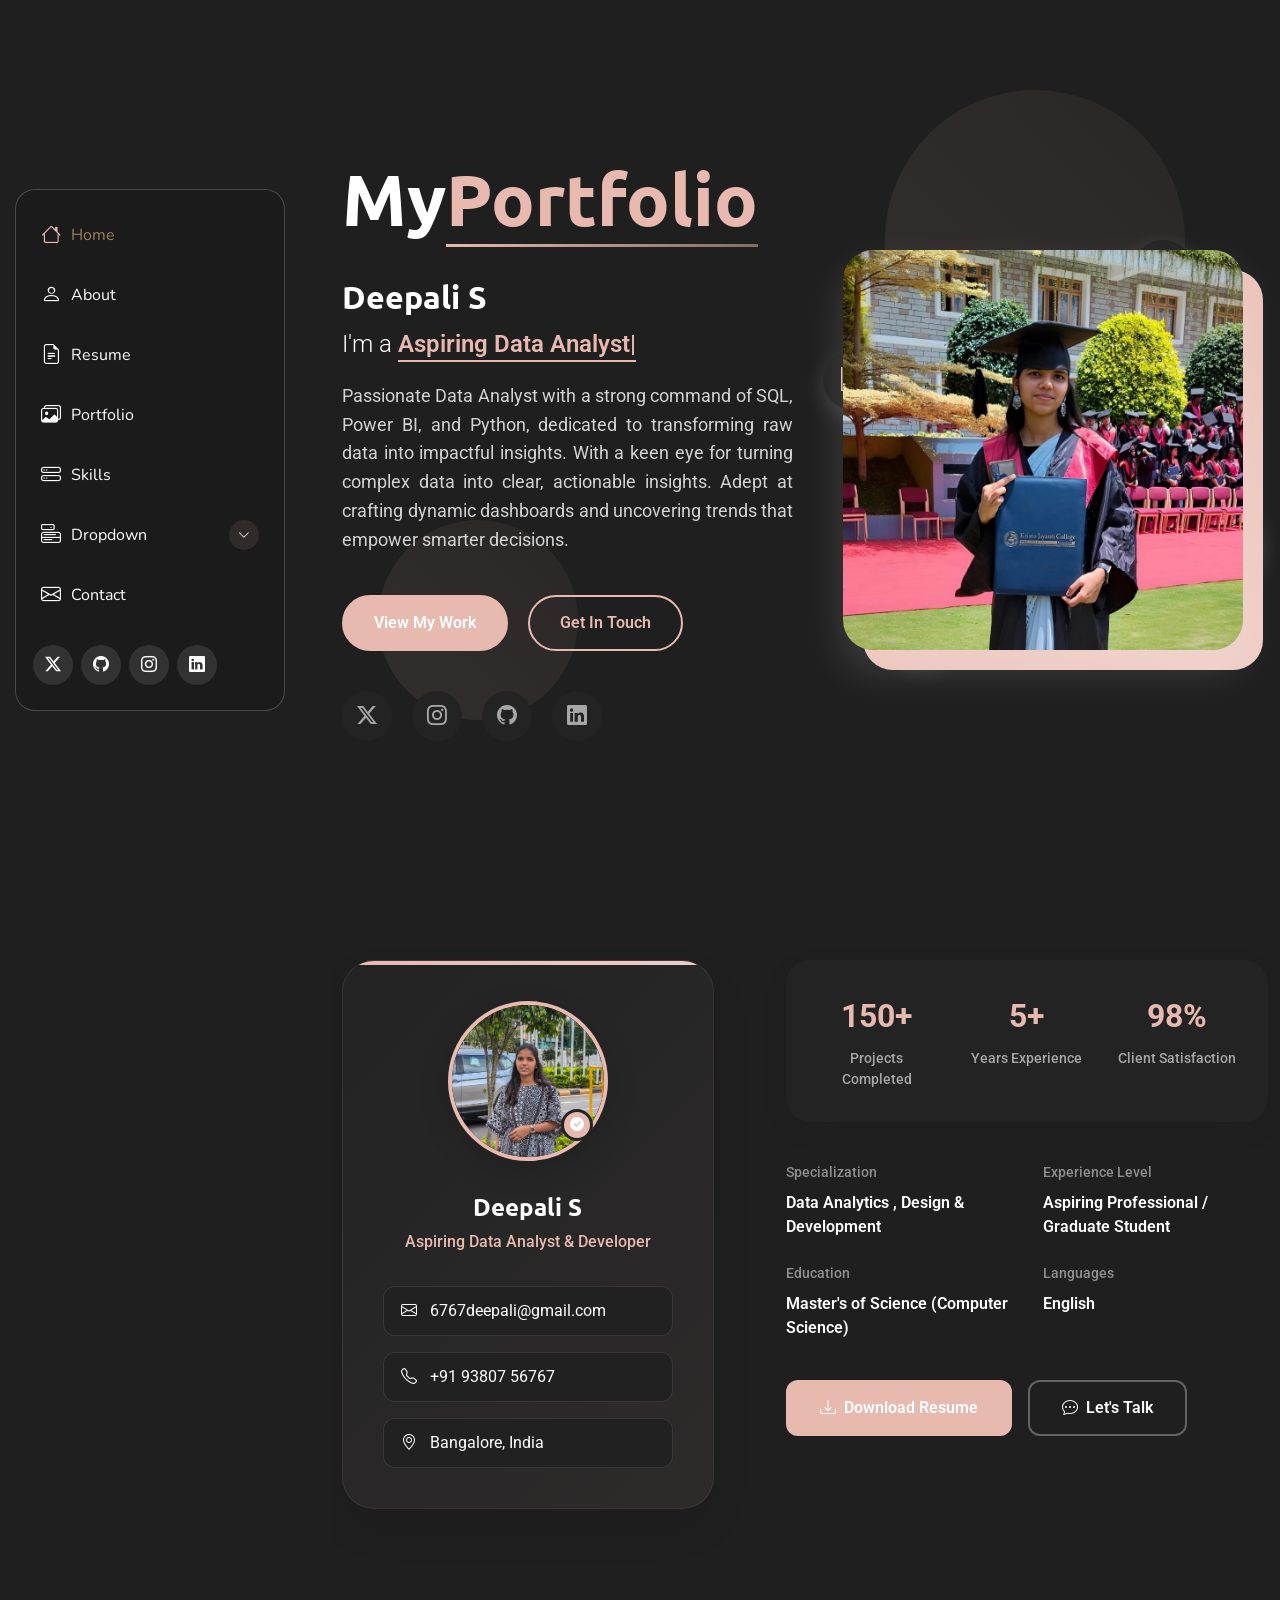
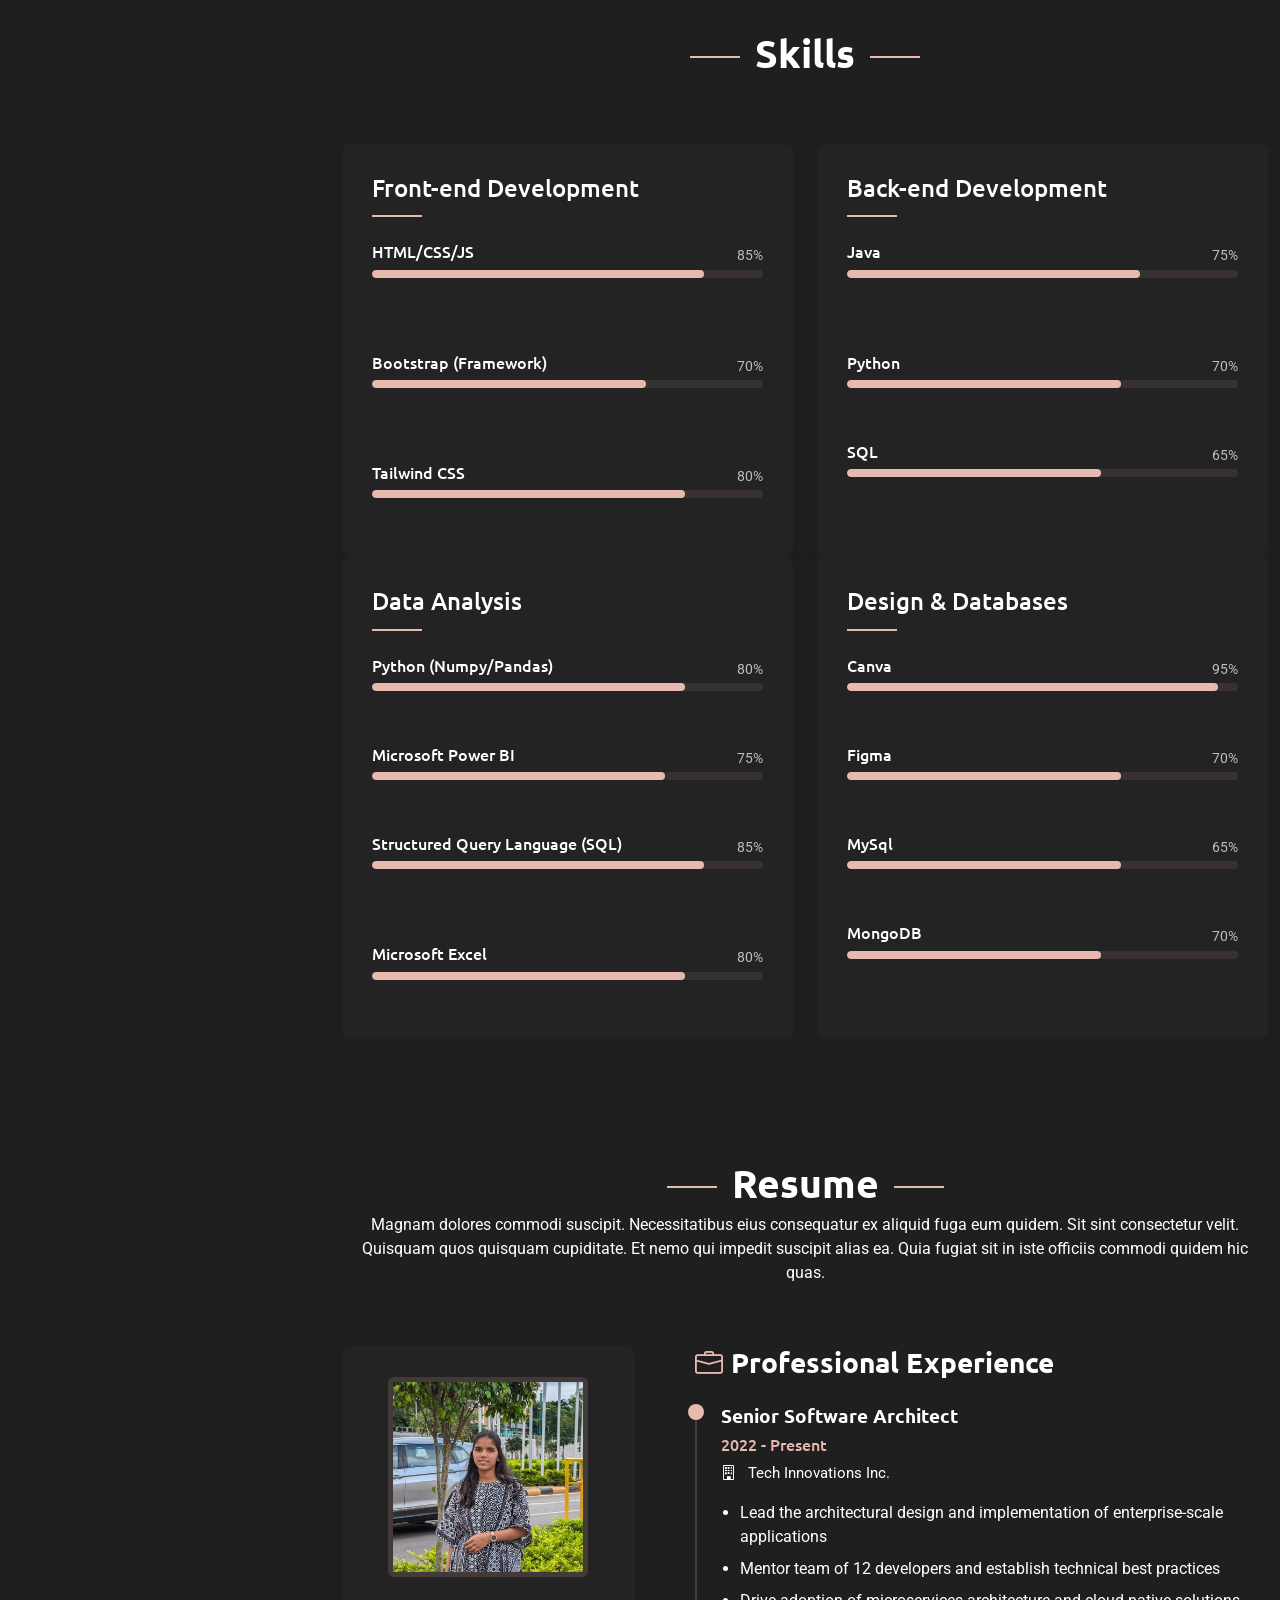
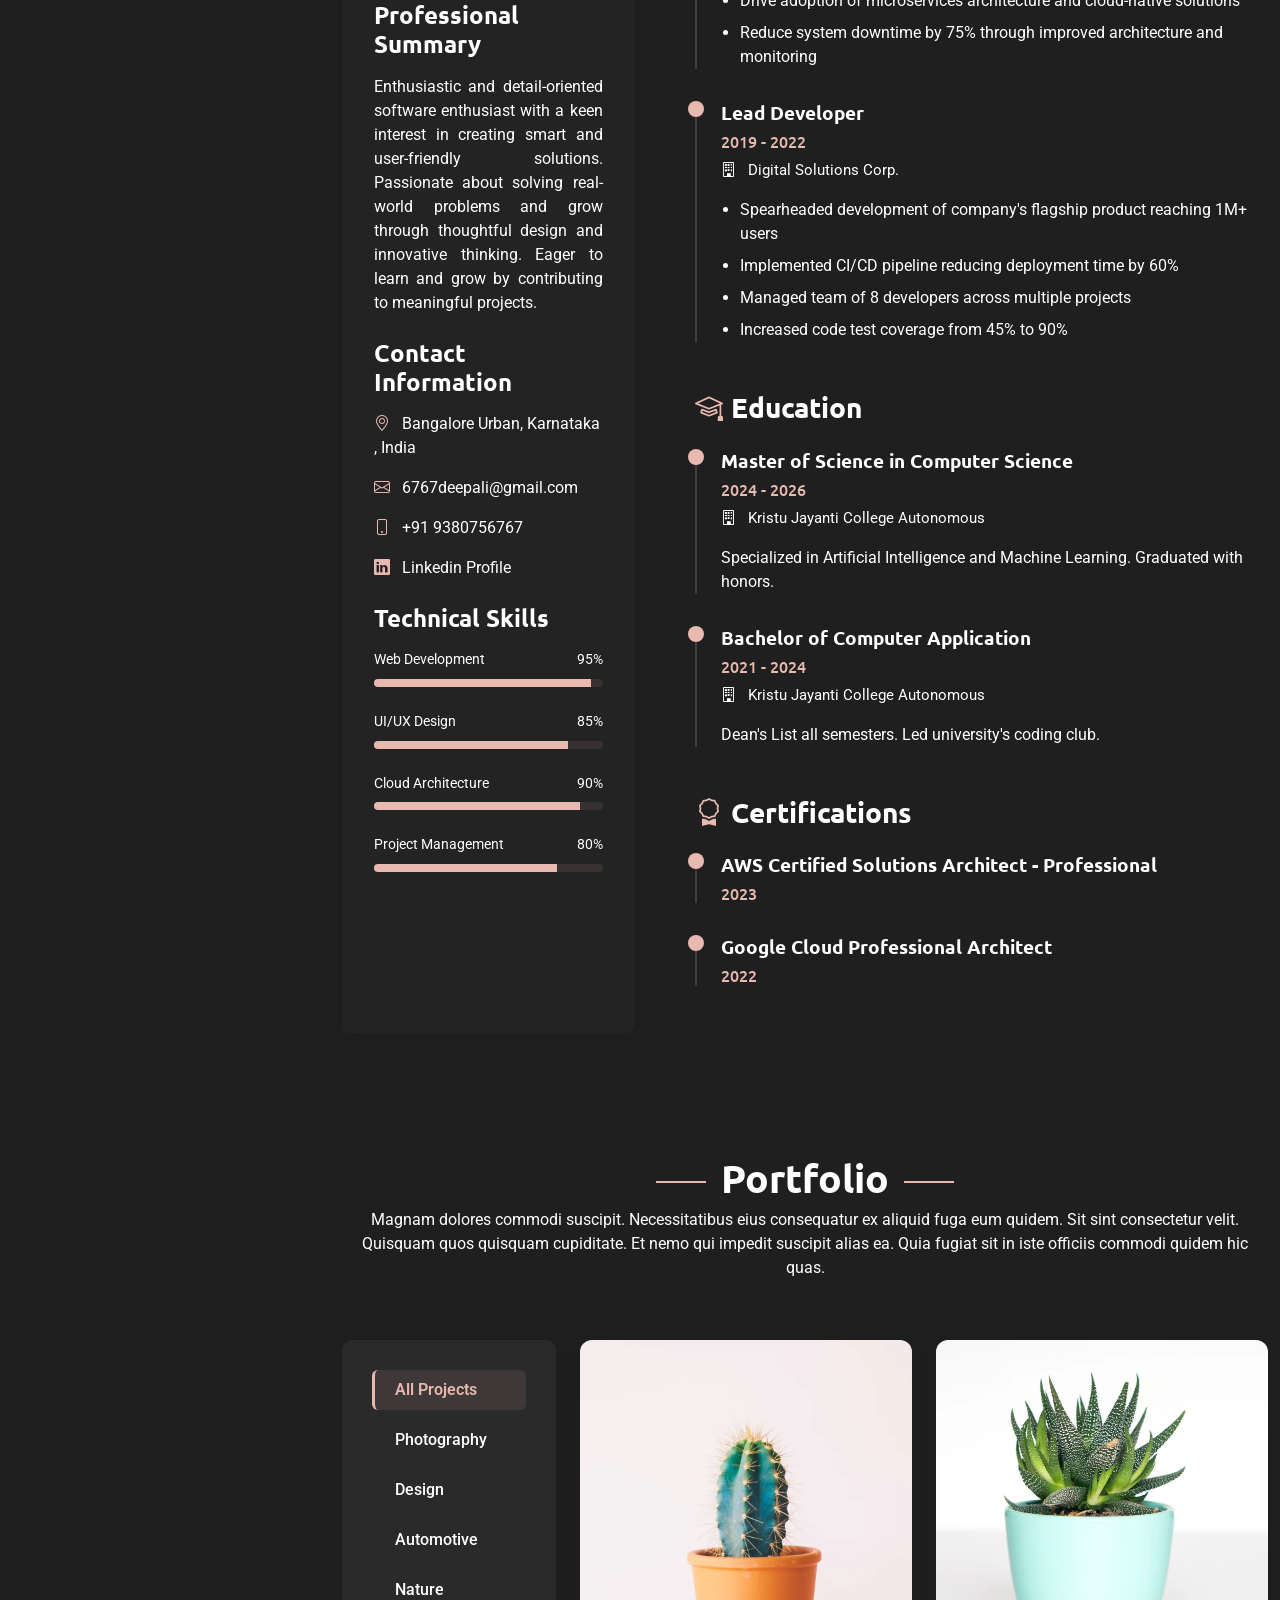
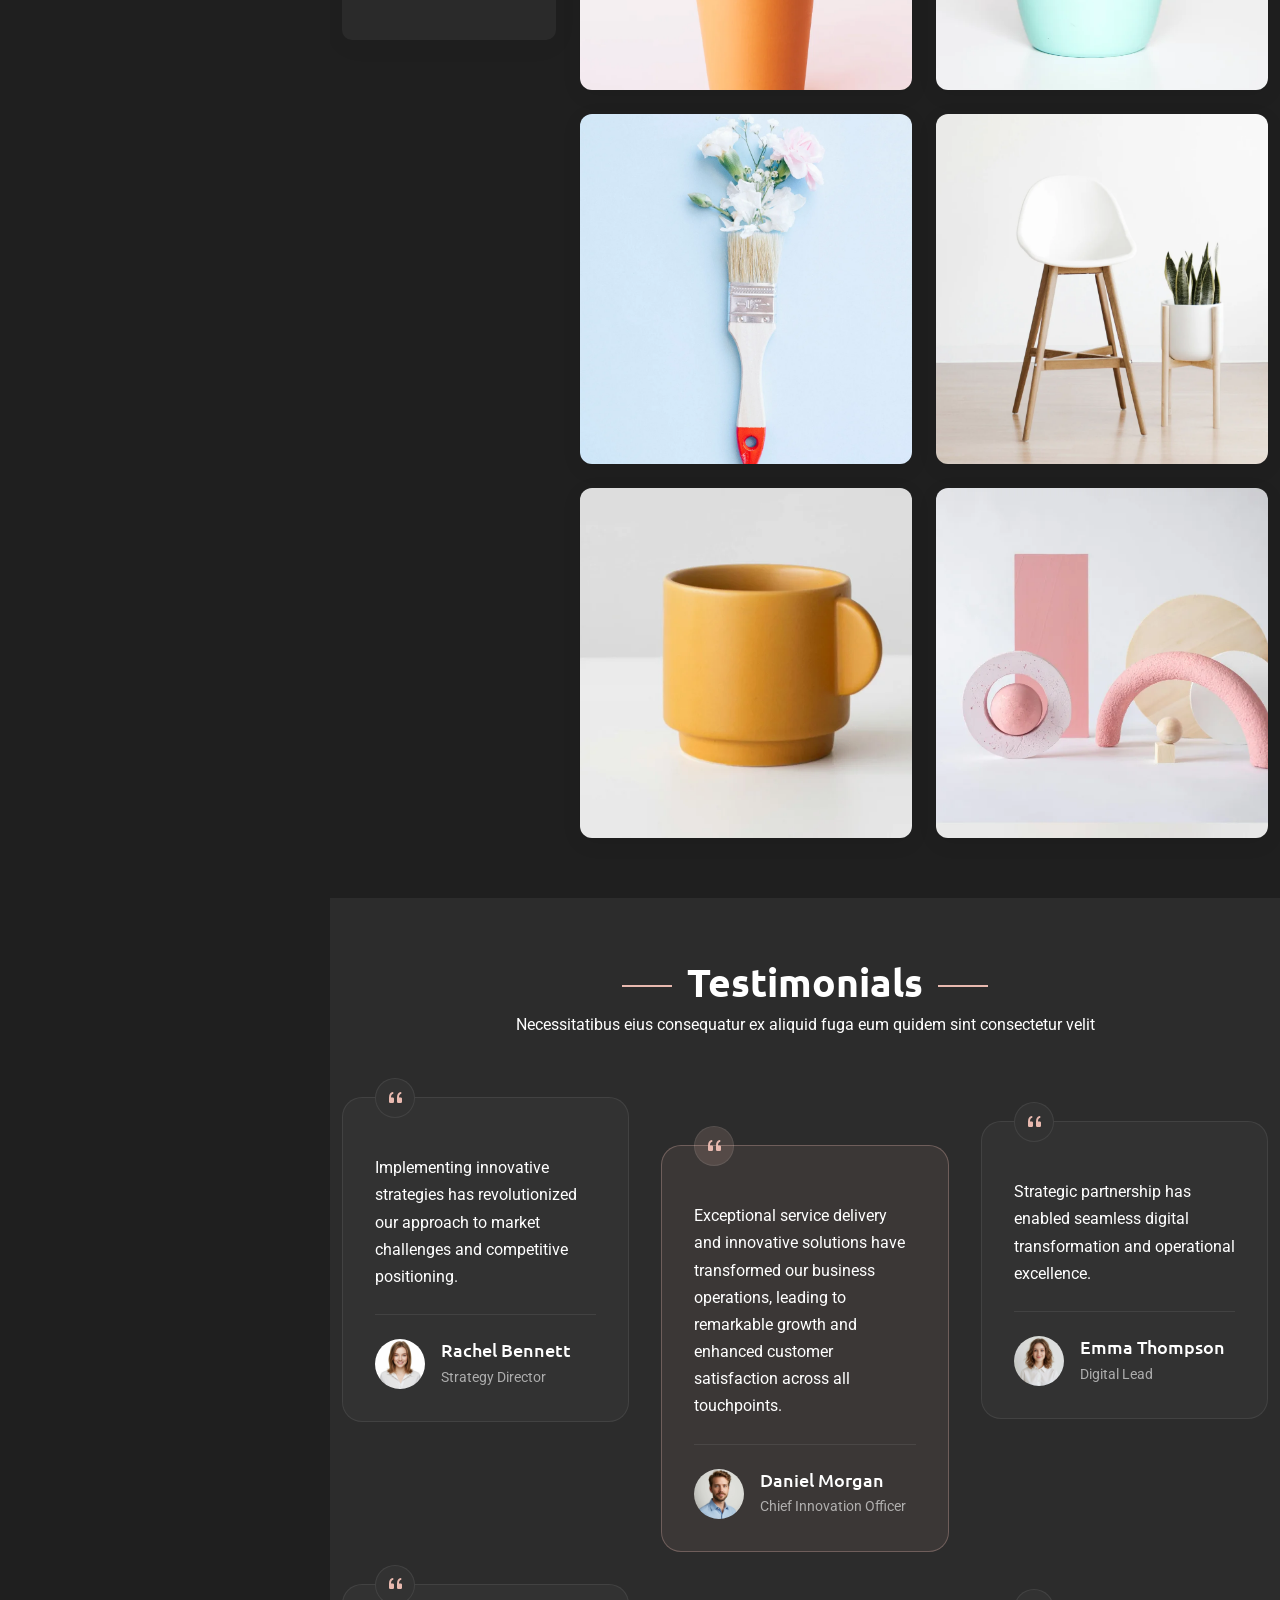
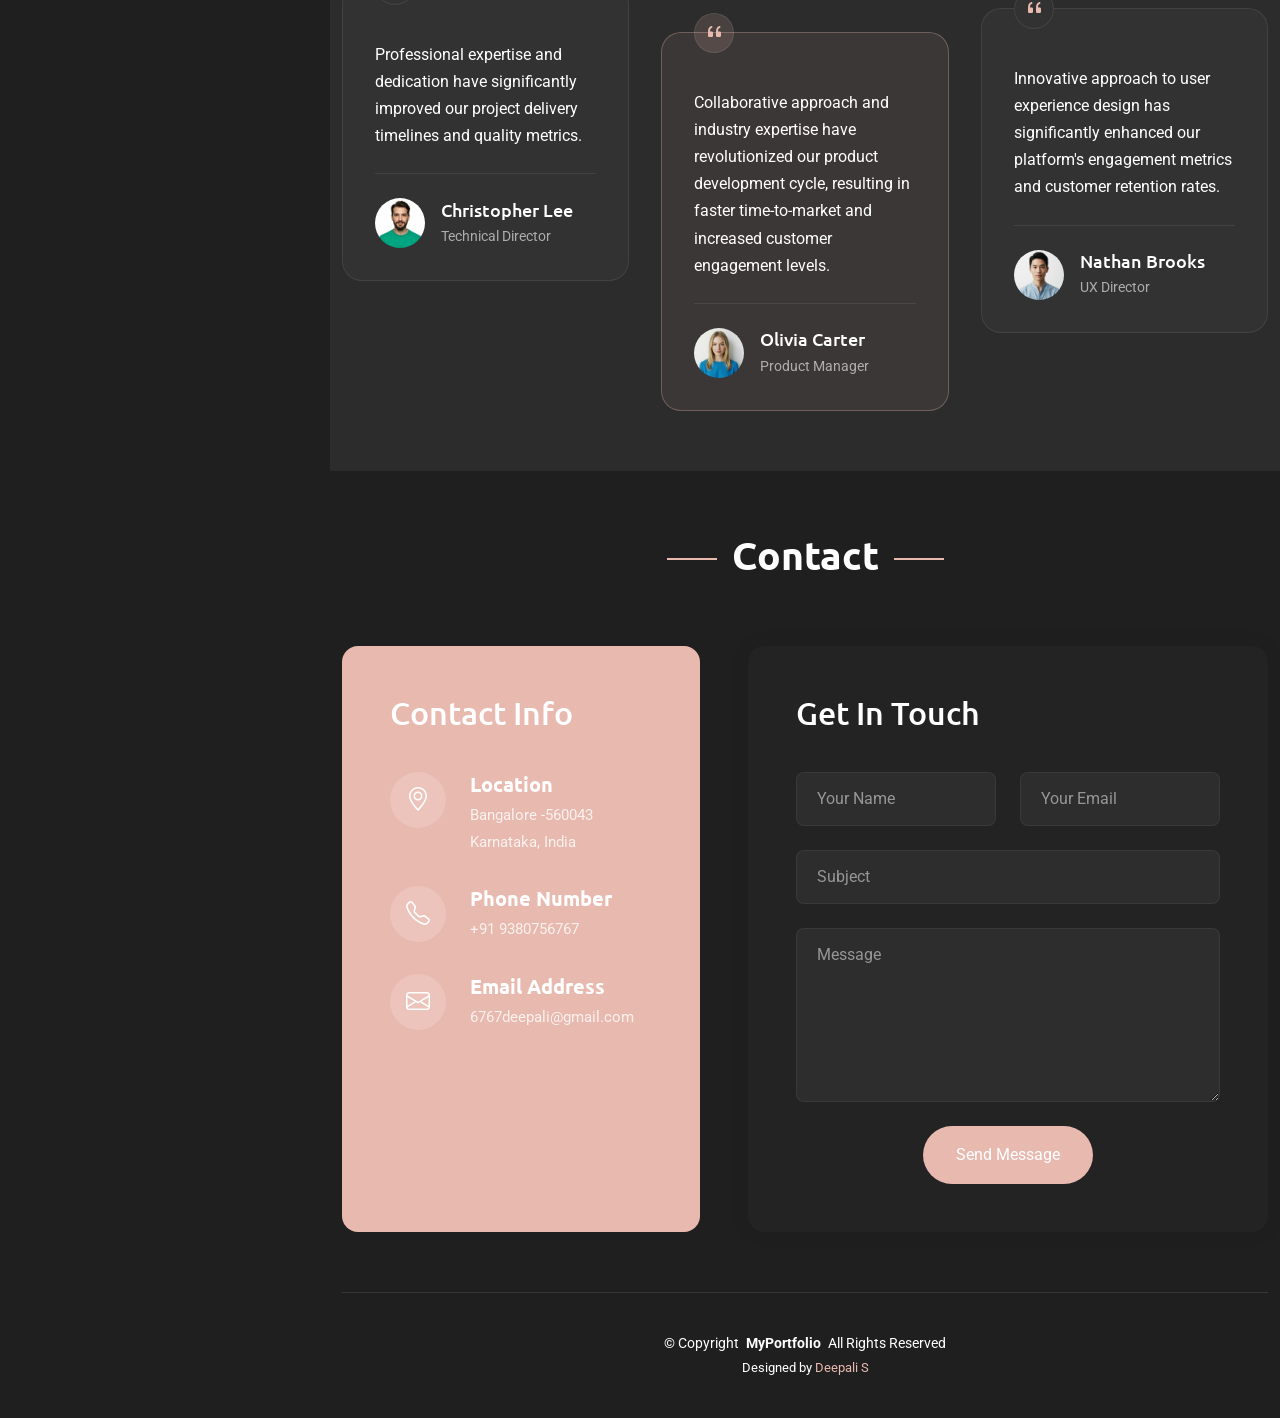
<file: index.html>
<!DOCTYPE html>
<html lang="en">

<head>
    <meta charset="utf-8">
    <meta content="width=device-width, initial-scale=1.0" name="viewport">
    <title>My-Portfolio</title>
    <meta name="description" content="">
    <meta name="keywords" content="">

    <!-- Favicons -->
    <link href="assets/img/favicon.png" rel="icon">
    <link href="assets/img/apple-touch-icon.png" rel="apple-touch-icon">

    <!-- Fonts -->
    <link href="https://fonts.googleapis.com" rel="preconnect">
    <link href="https://fonts.gstatic.com" rel="preconnect" crossorigin>
    <link href="https://fonts.googleapis.com/css2?family=Roboto:ital,wght@0,100;0,300;0,400;0,500;0,700;0,900;1,100;1,300;1,400;1,500;1,700;1,900&family=Ubuntu:ital,wght@0,300;0,400;0,500;0,700;1,300;1,400;1,500;1,700&family=Nunito:ital,wght@0,200;0,300;0,400;0,500;0,600;0,700;0,800;0,900;1,200;1,300;1,400;1,500;1,600;1,700;1,800;1,900&display=swap"
          rel="stylesheet">

    <!-- Vendor CSS Files -->
    <link href="assets/vendor/bootstrap/css/bootstrap.min.css" rel="stylesheet">
    <link href="assets/vendor/bootstrap-icons/bootstrap-icons.css" rel="stylesheet">
    <link href="assets/vendor/aos/aos.css" rel="stylesheet">
    <link href="assets/vendor/glightbox/css/glightbox.min.css" rel="stylesheet">
    <link href="assets/vendor/swiper/swiper-bundle.min.css" rel="stylesheet">

    <!-- Main CSS File -->
    <link href="assets/css/main.css" rel="stylesheet">

    <!-- =======================================================
    * Template Name: SnapFolio
    * Template URL: https://bootstrapmade.com/snapfolio-bootstrap-portfolio-template/
    * Updated: Jun 13 2025 with Bootstrap v5.3.6
    * Author: BootstrapMade.com
    * License: https://bootstrapmade.com/license/
    ======================================================== -->
</head>

<body class="index-page">

<header id="header" class="header dark-background d-flex flex-column justify-content-center">
    <i class="header-toggle d-xl-none bi bi-list"></i>

    <div class="header-container d-flex flex-column align-items-start">
        <nav id="navmenu" class="navmenu">
            <ul>
                <li><a href="#hero" class="active"><i class="bi bi-house navicon"></i>Home</a></li>
                <li><a href="#about"><i class="bi bi-person navicon"></i> About</a></li>
                <li><a href="#resume"><i class="bi bi-file-earmark-text navicon"></i> Resume</a></li>
                <li><a href="#portfolio"><i class="bi bi-images navicon"></i> Portfolio</a></li>
                <li><a href="#skills"><i class="bi bi-hdd-stack navicon"></i> Skills</a></li>
                <li class="dropdown"><a href="#"><i class="bi bi-menu-button navicon"></i> <span>Dropdown</span> <i
                        class="bi bi-chevron-down toggle-dropdown"></i></a>
                    <ul>
                        <li><a href="#">Dropdown 1</a></li>
                        <li class="dropdown"><a href="#"><span>Deep Dropdown</span> <i
                                class="bi bi-chevron-down toggle-dropdown"></i></a>
                            <ul>
                                <li><a href="#">Deep Dropdown 1</a></li>
                                <li><a href="#">Deep Dropdown 2</a></li>
                                <li><a href="#">Deep Dropdown 3</a></li>
                                <li><a href="#">Deep Dropdown 4</a></li>
                                <li><a href="#">Deep Dropdown 5</a></li>
                            </ul>
                        </li>
                        <li><a href="#">Dropdown 2</a></li>
                        <li><a href="#">Dropdown 3</a></li>
                        <li><a href="#">Dropdown 4</a></li>
                    </ul>
                </li>
                <li><a href="#contact"><i class="bi bi-envelope navicon"></i> Contact</a></li>
            </ul>
        </nav>

        <div class="social-links text-center">
            <a href="https://x.com/Deepa218878745?t=8wn1G0HInYg3TPsV9mpWaw&s=09"><i class="bi bi-twitter-x"></i></a>
            <a href="https://github.com/Deepali949593"><i class="bi bi-github"></i></a>
            <a href="https://www.instagram.com/_deepali25_/?igsh=MTNoZnQ5ZDhnbW82dg%3D%3D#"><i
                    class="bi bi-instagram"></i></a>
            <a href="https://www.linkedin.com/in/deepali-s-273997238?utm_source=share&utm_campaign=share_via&utm_content=profile&utm_medium=android_app"><i
                    class="bi bi-linkedin"></i></a>


        </div>

    </div>

</header>

<main class="main">

    <!-- Hero Section -->
    <section id="hero" class="hero section">

        <div class="background-elements">
            <div class="bg-circle circle-1"></div>
            <div class="bg-circle circle-2"></div>
        </div>

        <div class="hero-content">

            <div class="container">
                <div class="row align-items-center">

                    <div class="col-lg-6" data-aos="fade-right" data-aos-delay="100">
                        <div class="hero-text">
                            <h1>My<span class="accent-text">Portfolio</span></h1><br>
                            <h2>Deepali S</h2>
                            <p class="lead">I'm a <span class="typed"
                                                        data-typed-items="Aspiring Data Analyst, Designer, Python Developer, Developer"></span>
                            </p>
                            <p class="description" style="text-align: justify;">Passionate Data Analyst with a strong
                                command of SQL, Power BI, and Python, dedicated to transforming raw data
                                into impactful insights. With a keen eye for turning complex data into clear, actionable
                                insights.
                                Adept at crafting dynamic dashboards and uncovering trends that empower smarter
                                decisions.</p>

                            <div class="hero-actions">
                                <a href="#portfolio" class="btn btn-primary">View My Work</a>
                                <a href="#contact" class="btn btn-outline">Get In Touch</a>
                            </div>

                            <div class="social-links">
                                <a href="https://x.com/Deepa218878745?t=8wn1G0HInYg3TPsV9mpWaw&s=09"><i
                                        class="bi bi-twitter-x"></i></a>
                                <a href="https://www.instagram.com/_deepali25_/?igsh=MTNoZnQ5ZDhnbW82dg%3D%3D#"><i
                                        class="bi bi-instagram"></i></a>
                                <a href="https://github.com/Deepali949593"><i class="bi bi-github"></i></a>
                                <a href="https://www.linkedin.com/in/deepali-s-273997238?utm_source=share&utm_campaign=share_via&utm_content=profile&utm_medium=android_app"><i
                                        class="bi bi-linkedin"></i></a>
                            </div>
                        </div>
                    </div>

                    <div class="col-lg-6" data-aos="fade-left" data-aos-delay="200">
                        <div class="hero-visual">
                            <div class="profile-container">
                                <div class="profile-background"></div>
                                <img src="assets/img/profile/profile-2.jpg" alt="Alexander Chen" class="profile-image">
                                <div class="floating-elements">
                                    <div class="floating-icon icon-1"><i class="bi bi-palette"></i></div>
                                    <div class="floating-icon icon-2"><i class="bi bi-code-slash"></i></div>
                                    <div class="floating-icon icon-3"><i class="bi bi-lightbulb"></i></div>
                                    <div class="floating-icon icon-4"><i class="bi bi-graph-up"></i></div>
                                </div>
                            </div>
                        </div>
                    </div>

                </div>
            </div>
        </div>

    </section><!-- /Hero Section -->

    <!-- About Section -->
    <section id="about" class="about section">

        <div class="container" data-aos="fade-up" data-aos-delay="100">

            <div class="row">
                <div class="col-lg-5" data-aos="zoom-in" data-aos-delay="200">
                    <div class="profile-card">
                        <div class="profile-header">
                            <div class="profile-image">
                                <img src="assets/img/profile/profile-square-3.jpg" alt="Profile Image"
                                     class="img-fluid">
                            </div>
                            <div class="profile-badge">
                                <i class="bi bi-check-circle-fill"></i>
                            </div>
                        </div>

                        <div class="profile-content">
                            <h3>Deepali S</h3>
                            <p class="profession">Aspiring Data Analyst &amp; Developer</p>

                            <div class="contact-links">
                                <a href="mailto:6767deepali@gmail.com" class="contact-item">
                                    <i class="bi bi-envelope"></i>
                                    6767deepali@gmail.com
                                </a>
                                <a href="tel:+919380756767" class="contact-item">
                                    <i class="bi bi-telephone"></i>
                                    +91 93807 56767
                                </a>
                                <a href="#" class="contact-item">
                                    <i class="bi bi-geo-alt"></i>
                                    Bangalore, India
                                </a>
                            </div>
                        </div>
                    </div>
                </div>

                <div class="col-lg-7" data-aos="fade-left" data-aos-delay="300">
                    <div class="about-content">
                        <!--              <div class="section-header">-->
                        <!--                <span class="badge-text">Get to Know Me</span>-->
                        <!--                <h2>Passionate About Creating Digital Experiences</h2>-->
                        <!--              </div>-->

                        <!--              <div class="description">-->
                        <!--                <p>Sed ut perspiciatis unde omnis iste natus error sit voluptatem accusantium doloremque laudantium, totam rem aperiam, eaque ipsa quae ab illo inventore veritatis et quasi architecto beatae vitae dicta sunt explicabo.</p>-->

                        <!--                <p>Ut enim ad minima veniam, quis nostrum exercitationem ullam corporis suscipit laboriosam, nisi ut aliquid ex ea commodi consequatur.</p>-->
                        <!--              </div>-->

                        <div class="stats-grid">
                            <div class="stat-item">
                                <div class="stat-number">150+</div>
                                <div class="stat-label">Projects Completed</div>
                            </div>
                            <div class="stat-item">
                                <div class="stat-number">5+</div>
                                <div class="stat-label">Years Experience</div>
                            </div>
                            <div class="stat-item">
                                <div class="stat-number">98%</div>
                                <div class="stat-label">Client Satisfaction</div>
                            </div>
                        </div>

                        <div class="details-grid">
                            <div class="detail-row">
                                <div class="detail-item">
                                    <span class="detail-label">Specialization</span>
                                    <span class="detail-value">Data Analytics , Design  &amp; Development</span>
                                </div>
                                <div class="detail-item">
                                    <span class="detail-label">Experience Level</span>
                                    <span class="detail-value">Aspiring Professional / Graduate Student</span>
                                </div>
                            </div>
                            <div class="detail-row">
                                <div class="detail-item">
                                    <span class="detail-label">Education</span>
                                    <span class="detail-value">Master's of Science (Computer Science)</span>
                                </div>
                                <div class="detail-item">
                                    <span class="detail-label">Languages</span>
                                    <span class="detail-value">English </span>
                                </div>
                            </div>
                        </div>

                        <div class="cta-section">
                            <a href="assets/img/Deepali_Resume.pdf" class="btn btn-primary" download>
                                <i class="bi bi-download"></i>
                                Download Resume
                            </a>
                            <a href="#contact" class="btn btn-outline">
                                <i class="bi bi-chat-dots"></i>
                                Let's Talk
                            </a>
                        </div>
                    </div>
                </div>
            </div>

        </div>

    </section><!-- /About Section -->

    <!-- Stats Section -->
    <!--    <section id="stats" class="stats section light-background">-->

    <!--      <div class="container" data-aos="fade-up" data-aos-delay="100">-->

    <!--        <div class="row justify-content-center">-->
    <!--          <div class="col-lg-10">-->
    <!--            <div class="stats-wrapper">-->
    <!--              <div class="stats-item" data-aos="zoom-in" data-aos-delay="150">-->
    <!--                <div class="icon-wrapper">-->
    <!--                  <i class="bi bi-emoji-smile"></i>-->
    <!--                </div>-->
    <!--                <span data-purecounter-start="0" data-purecounter-end="232" data-purecounter-duration="1" class="purecounter"></span>-->
    <!--                <p>Happy Clients</p>-->
    <!--              </div>&lt;!&ndash; End Stats Item &ndash;&gt;-->

    <!--              <div class="stats-item" data-aos="zoom-in" data-aos-delay="200">-->
    <!--                <div class="icon-wrapper">-->
    <!--                  <i class="bi bi-journal-richtext"></i>-->
    <!--                </div>-->
    <!--                <span data-purecounter-start="0" data-purecounter-end="521" data-purecounter-duration="1" class="purecounter"></span>-->
    <!--                <p>Projects</p>-->
    <!--              </div>&lt;!&ndash; End Stats Item &ndash;&gt;-->

    <!--              <div class="stats-item" data-aos="zoom-in" data-aos-delay="250">-->
    <!--                <div class="icon-wrapper">-->
    <!--                  <i class="bi bi-headset"></i>-->
    <!--                </div>-->
    <!--                <span data-purecounter-start="0" data-purecounter-end="1463" data-purecounter-duration="1" class="purecounter"></span>-->
    <!--                <p>Hours Of Support</p>-->
    <!--              </div>&lt;!&ndash; End Stats Item &ndash;&gt;-->

    <!--              <div class="stats-item" data-aos="zoom-in" data-aos-delay="300">-->
    <!--                <div class="icon-wrapper">-->
    <!--                  <i class="bi bi-people"></i>-->
    <!--                </div>-->
    <!--                <span data-purecounter-start="0" data-purecounter-end="15" data-purecounter-duration="1" class="purecounter"></span>-->
    <!--                <p>Hard Workers</p>-->
    <!--              </div>&lt;!&ndash; End Stats Item &ndash;&gt;-->
    <!--            </div>-->
    <!--          </div>-->
    <!--        </div>-->

    <!--      </div>-->

    <!--    </section>&lt;!&ndash; /Stats Section &ndash;&gt;-->

    <!-- Skills Section -->
    <section id="skills" class="skills section">

        <!-- Section Title -->
        <div class="container section-title" data-aos="fade-up">
            <h2>Skills</h2>
            <!--        <p>Necessitatibus eius consequatur ex aliquid fuga eum quidem sint consectetur velit</p>-->
        </div><!-- End Section Title -->

        <div class="container" data-aos="fade-up" data-aos-delay="100">

            <div class="row">
                <div class="col-lg-6">
                    <div class="skills-category" data-aos="fade-up" data-aos-delay="200">
                        <h3>Front-end Development</h3>
                        <div class="skills-animation">
                            <div class="skill-item">
                                <div class="d-flex justify-content-between align-items-center">
                                    <h4>HTML/CSS/JS</h4>
                                    <span class="skill-percentage">85%</span>
                                </div>
                                <div class="progress">
                                    <div class="progress-bar" role="progressbar" aria-valuenow="85" aria-valuemin="0"
                                         aria-valuemax="100"></div>
                                </div>
                                <div class="skill-tooltip">Intermediate level knowledge of HTML5 ,CSS3 and JS
                                    techniques
                                </div>
                            </div>

                            <div class="skill-item">
                                <div class="d-flex justify-content-between align-items-center">
                                    <h4>Bootstrap (Framework)</h4>
                                    <span class="skill-percentage">70%</span>
                                </div>
                                <div class="progress">
                                    <div class="progress-bar" role="progressbar" aria-valuenow="70" aria-valuemin="0"
                                         aria-valuemax="100"></div>
                                </div>
                                <div class="skill-tooltip">Strong proficiency in ES6+, DOM manipulation, and modern
                                    frameworks
                                </div>
                            </div>

                            <div class="skill-item">
                                <div class="d-flex justify-content-between align-items-center">
                                    <h4>Tailwind CSS</h4>
                                    <span class="skill-percentage">80%</span>
                                </div>
                                <div class="progress">
                                    <div class="progress-bar" role="progressbar" aria-valuenow="80" aria-valuemin="0"
                                         aria-valuemax="100"></div>
                                </div>
                                <div class="skill-tooltip">Utility-first CSS framework for fast and responsive UI
                                    design.
                                </div>
                            </div>
                        </div>
                    </div><!-- End Frontend Skills -->
                </div>

                <div class="col-lg-6">
                    <div class="skills-category" data-aos="fade-up" data-aos-delay="300">
                        <h3>Back-end Development</h3>
                        <div class="skills-animation">
                            <div class="skill-item">
                                <div class="d-flex justify-content-between align-items-center">
                                    <h4>Java</h4>
                                    <span class="skill-percentage">75%</span>
                                </div>
                                <div class="progress">
                                    <div class="progress-bar" role="progressbar" aria-valuenow="75" aria-valuemin="0"
                                         aria-valuemax="100"></div>
                                </div>
                                <div class="skill-tooltip"> Develop robust applications with OOP principles and backend
                                    logic.
                                </div>
                            </div>

                            <div class="skill-item">
                                <div class="d-flex justify-content-between align-items-center">
                                    <h4>Python</h4>
                                    <span class="skill-percentage">70%</span>
                                </div>
                                <div class="progress">
                                    <div class="progress-bar" role="progressbar" aria-valuenow="70" aria-valuemin="0"
                                         aria-valuemax="100"></div>
                                </div>
                                <div class="skill-tooltip">Python development with Django and data analysis tools</div>
                            </div>

                            <div class="skill-item">
                                <div class="d-flex justify-content-between align-items-center">
                                    <h4>SQL</h4>
                                    <span class="skill-percentage">65%</span>
                                </div>
                                <div class="progress">
                                    <div class="progress-bar" role="progressbar" aria-valuenow="65" aria-valuemin="0"
                                         aria-valuemax="100"></div>
                                </div>
                                <div class="skill-tooltip">Database design, optimization, and complex queries</div>
                            </div>
                        </div>
                    </div><!-- End Backend Skills -->


                </div>
            </div>

        </div>


        <div class="container" data-aos="fade-up" data-aos-delay="100">

            <div class="row">
                <div class="col-lg-6">
                    <div class="skills-category" data-aos="fade-up" data-aos-delay="200">
                        <h3>Data Analysis</h3>
                        <div class="skills-animation">
                            <div class="skill-item">
                                <div class="d-flex justify-content-between align-items-center">
                                    <h4>Python (Numpy/Pandas)</h4>
                                    <span class="skill-percentage">80%</span>
                                </div>
                                <div class="progress">
                                    <div class="progress-bar" role="progressbar" aria-valuenow="80" aria-valuemin="0"
                                         aria-valuemax="100"></div>
                                </div>
                                <div class="skill-tooltip">Data Cleaning , transformation & Visualization</div>
                            </div>

                            <div class="skill-item">
                                <div class="d-flex justify-content-between align-items-center">
                                    <h4>Microsoft Power BI</h4>
                                    <span class="skill-percentage">75%</span>
                                </div>
                                <div class="progress">
                                    <div class="progress-bar" role="progressbar" aria-valuenow="75" aria-valuemin="0"
                                         aria-valuemax="100"></div>
                                </div>
                                <div class="skill-tooltip">Interactive Dashboards & KPI's</div>
                            </div>

                            <div class="skill-item">
                                <div class="d-flex justify-content-between align-items-center">
                                    <h4>Structured Query Language (SQL) </h4>
                                    <span class="skill-percentage">85%</span>
                                </div>
                                <div class="progress">
                                    <div class="progress-bar" role="progressbar" aria-valuenow="85" aria-valuemin="0"
                                         aria-valuemax="100"></div>
                                </div>
                                <div class="skill-tooltip">Optimized SQL queries for data analysis, reporting, and
                                    database management.
                                </div>
                            </div>

                            <div class="skill-item">
                                <div class="d-flex justify-content-between align-items-center">
                                    <h4>Microsoft Excel </h4>
                                    <span class="skill-percentage">80%</span>
                                </div>
                                <div class="progress">
                                    <div class="progress-bar" role="progressbar" aria-valuenow="80" aria-valuemin="0"
                                         aria-valuemax="100"></div>
                                </div>
                                <div class="skill-tooltip">Pivot tables,Power Query, lookups & DB Connections</div>
                            </div>
                        </div>
                    </div><!-- End Data Analysis Skills -->
                </div>

                <div class="col-lg-6">
                    <div class="skills-category" data-aos="fade-up" data-aos-delay="300">
                        <h3>Design & Databases </h3>
                        <div class="skills-animation">
                            <div class="skill-item">
                                <div class="d-flex justify-content-between align-items-center">
                                    <h4>Canva</h4>
                                    <span class="skill-percentage">95%</span>
                                </div>
                                <div class="progress">
                                    <div class="progress-bar" role="progressbar" aria-valuenow="95" aria-valuemin="0"
                                         aria-valuemax="100"></div>
                                </div>
                                <div class="skill-tooltip">Creative designs, Logo's , Posters and Portfolio's</div>
                            </div>

                            <div class="skill-item">
                                <div class="d-flex justify-content-between align-items-center">
                                    <h4>Figma</h4>
                                    <span class="skill-percentage">70%</span>
                                </div>
                                <div class="progress">
                                    <div class="progress-bar" role="progressbar" aria-valuenow="70" aria-valuemin="0"
                                         aria-valuemax="100"></div>
                                </div>
                                <div class="skill-tooltip">UI/UX wireframing, prototyping & collaborative design</div>
                            </div>

                            <div class="skill-item">
                                <div class="d-flex justify-content-between align-items-center">
                                    <h4>MySql</h4>
                                    <span class="skill-percentage">65%</span>
                                </div>
                                <div class="progress">
                                    <div class="progress-bar" role="progressbar" aria-valuenow="70" aria-valuemin="0"
                                         aria-valuemax="100"></div>
                                </div>
                                <div class="skill-tooltip">Relational database queries, joins, and schema design</div>
                            </div>

                            <div class="skill-item">
                                <div class="d-flex justify-content-between align-items-center">
                                    <h4>MongoDB</h4>
                                    <span class="skill-percentage">70%</span>
                                </div>
                                <div class="progress">
                                    <div class="progress-bar" role="progressbar" aria-valuenow="65" aria-valuemin="0"
                                         aria-valuemax="100"></div>
                                </div>
                                <div class="skill-tooltip">NoSQL document-based modeling and CRUD operations</div>
                            </div>
                        </div>
                    </div><!-- End Design and Databases -->


                </div>
            </div>

        </div>

    </section><!-- /Skills Section -->

    <!-- Resume Section -->
    <section id="resume" class="resume section">

        <!-- Section Title -->
        <div class="container section-title" data-aos="fade-up">
            <h2>Resume</h2>
            <p>Magnam dolores commodi suscipit. Necessitatibus eius consequatur ex aliquid fuga eum quidem. Sit sint
                consectetur velit. Quisquam quos quisquam cupiditate. Et nemo qui impedit suscipit alias ea. Quia fugiat
                sit in iste officiis commodi quidem hic quas.</p>
        </div><!-- End Section Title -->

        <div class="container" data-aos="fade-up" data-aos-delay="100">

            <div class="row gy-4">
                <!-- Left column with summary and contact -->
                <div class="col-lg-4">
                    <div class="resume-side" data-aos="fade-right" data-aos-delay="100">
                        <div class="profile-img mb-4">
                            <img src="assets/img/profile/profile-square-3.jpg" alt="Profile" class="img-fluid rounded">
                        </div>

                        <h3>Professional Summary</h3>
                        <p style="text-align: justify;">Enthusiastic and detail-oriented software enthusiast with a keen
                            interest in creating smart and user-friendly solutions. Passionate about solving real-world
                            problems and grow through thoughtful design and innovative thinking. Eager to learn and grow
                            by contributing to meaningful projects.
                        </p>

                        <h3 class="mt-4">Contact Information</h3>
                        <ul class="contact-info list-unstyled">
                            <li><i class="bi bi-geo-alt"></i> Bangalore Urban, Karnataka , India</li>
                            <li><i class="bi bi-envelope"></i> 6767deepali@gmail.com</li>
                            <li><i class="bi bi-phone"></i> +91 9380756767</li>
                            <li><i class="bi bi-linkedin"></i> <a
                                    href="https://www.linkedin.com/in/deepali-s-273997238?utm_source=share&utm_campaign=share_via&utm_content=profile&utm_medium=android_app"
                                    style="color: white;">Linkedin Profile</a>
                            </li>
                        </ul>

                        <div class="skills-animation mt-4">
                            <h3>Technical Skills</h3>
                            <div class="skill-item">
                                <div class="d-flex justify-content-between">
                                    <span>Web Development</span>
                                    <span>95%</span>
                                </div>
                                <div class="progress">
                                    <div class="progress-bar" role="progressbar" aria-valuenow="95" aria-valuemin="0"
                                         aria-valuemax="100"></div>
                                </div>
                            </div>

                            <div class="skill-item">
                                <div class="d-flex justify-content-between">
                                    <span>UI/UX Design</span>
                                    <span>85%</span>
                                </div>
                                <div class="progress">
                                    <div class="progress-bar" role="progressbar" aria-valuenow="85" aria-valuemin="0"
                                         aria-valuemax="100"></div>
                                </div>
                            </div>

                            <div class="skill-item">
                                <div class="d-flex justify-content-between">
                                    <span>Cloud Architecture</span>
                                    <span>90%</span>
                                </div>
                                <div class="progress">
                                    <div class="progress-bar" role="progressbar" aria-valuenow="90" aria-valuemin="0"
                                         aria-valuemax="100"></div>
                                </div>
                            </div>

                            <div class="skill-item">
                                <div class="d-flex justify-content-between">
                                    <span>Project Management</span>
                                    <span>80%</span>
                                </div>
                                <div class="progress">
                                    <div class="progress-bar" role="progressbar" aria-valuenow="80" aria-valuemin="0"
                                         aria-valuemax="100"></div>
                                </div>
                            </div>
                        </div>
                    </div>
                </div>

                <!-- Right column with experience and education -->
                <div class="col-lg-8 ps-4 ps-lg-5">
                    <!-- Experience Section -->
                    <div class="resume-section" data-aos="fade-up">
                        <h3><i class="bi bi-briefcase me-2"></i>Professional Experience</h3>

                        <div class="resume-item">
                            <h4>Senior Software Architect</h4>
                            <h5>2022 - Present</h5>
                            <p class="company"><i class="bi bi-building"></i> Tech Innovations Inc.</p>
                            <ul>
                                <li>Lead the architectural design and implementation of enterprise-scale applications
                                </li>
                                <li>Mentor team of 12 developers and establish technical best practices</li>
                                <li>Drive adoption of microservices architecture and cloud-native solutions</li>
                                <li>Reduce system downtime by 75% through improved architecture and monitoring</li>
                            </ul>
                        </div>

                        <div class="resume-item">
                            <h4>Lead Developer</h4>
                            <h5>2019 - 2022</h5>
                            <p class="company"><i class="bi bi-building"></i> Digital Solutions Corp.</p>
                            <ul>
                                <li>Spearheaded development of company's flagship product reaching 1M+ users</li>
                                <li>Implemented CI/CD pipeline reducing deployment time by 60%</li>
                                <li>Managed team of 8 developers across multiple projects</li>
                                <li>Increased code test coverage from 45% to 90%</li>
                            </ul>
                        </div>
                    </div>

                    <!-- Education Section -->
                    <div class="resume-section" data-aos="fade-up" data-aos-delay="100">
                        <h3><i class="bi bi-mortarboard me-2"></i>Education</h3>

                        <div class="resume-item">
                            <h4>Master of Science in Computer Science</h4>
                            <h5>2024 - 2026</h5>
                            <p class="company"><i class="bi bi-building"></i> Kristu Jayanti College Autonomous </p>
                            <p>Specialized in Artificial Intelligence and Machine Learning. Graduated with honors.</p>
                        </div>

                        <div class="resume-item">
                            <h4>Bachelor of Computer Application</h4>
                            <h5>2021 - 2024</h5>
                            <p class="company"><i class="bi bi-building"></i> Kristu Jayanti College Autonomous</p>
                            <p>Dean's List all semesters. Led university's coding club.</p>
                        </div>
                    </div>

                    <!-- Certifications Section -->
                    <div class="resume-section" data-aos="fade-up" data-aos-delay="200">
                        <h3><i class="bi bi-award me-2"></i>Certifications</h3>

                        <div class="resume-item">
                            <h4>AWS Certified Solutions Architect - Professional</h4>
                            <h5>2023</h5>
                        </div>

                        <div class="resume-item">
                            <h4>Google Cloud Professional Architect</h4>
                            <h5>2022</h5>
                        </div>
                    </div>
                </div>
            </div>

        </div>

    </section><!-- /Resume Section -->

    <!-- Portfolio Section -->
    <section id="portfolio" class="portfolio section">

        <!-- Section Title -->
        <div class="container section-title" data-aos="fade-up">
            <h2>Portfolio</h2>
            <p>Magnam dolores commodi suscipit. Necessitatibus eius consequatur ex aliquid fuga eum quidem. Sit sint
                consectetur velit. Quisquam quos quisquam cupiditate. Et nemo qui impedit suscipit alias ea. Quia fugiat
                sit in iste officiis commodi quidem hic quas.</p>
        </div><!-- End Section Title -->

        <div class="container" data-aos="fade-up" data-aos-delay="100">

            <div class="isotope-layout" data-default-filter="*" data-layout="masonry" data-sort="original-order">

                <div class="row">
                    <div class="col-lg-3 filter-sidebar">
                        <div class="filters-wrapper" data-aos="fade-right" data-aos-delay="150">
                            <ul class="portfolio-filters isotope-filters">
                                <li data-filter="*" class="filter-active">All Projects</li>
                                <li data-filter=".filter-photography">Photography</li>
                                <li data-filter=".filter-design">Design</li>
                                <li data-filter=".filter-automotive">Automotive</li>
                                <li data-filter=".filter-nature">Nature</li>
                            </ul>
                        </div>
                    </div>

                    <div class="col-lg-9">
                        <div class="row gy-4 portfolio-container isotope-container" data-aos="fade-up"
                             data-aos-delay="200">

                            <div class="col-lg-6 col-md-6 portfolio-item isotope-item filter-photography">
                                <div class="portfolio-wrap">
                                    <img src="assets/img/portfolio/portfolio-portrait-1.webp" class="img-fluid"
                                         alt="Portfolio Image" loading="lazy">
                                    <div class="portfolio-info">
                                        <div class="content">
                                            <span class="category">Photography</span>
                                            <h4>Capturing Moments</h4>
                                            <div class="portfolio-links">
                                                <a href="assets/img/portfolio/portfolio-portrait-1.webp"
                                                   class="glightbox" title="Capturing Moments"><i
                                                        class="bi bi-plus-lg"></i></a>
                                                <a href="html/portfolio-details.html" title="More Details"><i
                                                        class="bi bi-arrow-right"></i></a>
                                            </div>
                                        </div>
                                    </div>
                                </div>
                            </div><!-- End Portfolio Item -->

                            <div class="col-lg-6 col-md-6 portfolio-item isotope-item filter-design">
                                <div class="portfolio-wrap">
                                    <img src="assets/img/portfolio/portfolio-2.webp" class="img-fluid"
                                         alt="Portfolio Image" loading="lazy">
                                    <div class="portfolio-info">
                                        <div class="content">
                                            <span class="category">Web Design</span>
                                            <h4>Woodcraft Design</h4>
                                            <div class="portfolio-links">
                                                <a href="assets/img/portfolio/portfolio-2.webp" class="glightbox"
                                                   title="Woodcraft Design"><i class="bi bi-plus-lg"></i></a>
                                                <a href="html/portfolio-details.html" title="More Details"><i
                                                        class="bi bi-arrow-right"></i></a>
                                            </div>
                                        </div>
                                    </div>
                                </div>
                            </div><!-- End Portfolio Item -->

                            <div class="col-lg-6 col-md-6 portfolio-item isotope-item filter-automotive">
                                <div class="portfolio-wrap">
                                    <img src="assets/img/portfolio/portfolio-portrait-2.webp" class="img-fluid"
                                         alt="Portfolio Image" loading="lazy">
                                    <div class="portfolio-info">
                                        <div class="content">
                                            <span class="category">Automotive</span>
                                            <h4>Classic Beauty</h4>
                                            <div class="portfolio-links">
                                                <a href="assets/img/portfolio/portfolio-portrait-2.webp"
                                                   class="glightbox" title="Classic Beauty"><i
                                                        class="bi bi-plus-lg"></i></a>
                                                <a href="html/portfolio-details.html" title="More Details"><i
                                                        class="bi bi-arrow-right"></i></a>
                                            </div>
                                        </div>
                                    </div>
                                </div>
                            </div><!-- End Portfolio Item -->

                            <div class="col-lg-6 col-md-6 portfolio-item isotope-item filter-nature">
                                <div class="portfolio-wrap">
                                    <img src="assets/img/portfolio/portfolio-portrait-4.webp" class="img-fluid"
                                         alt="Portfolio Image" loading="lazy">
                                    <div class="portfolio-info">
                                        <div class="content">
                                            <span class="category">Nature</span>
                                            <h4>Natural Growth</h4>
                                            <div class="portfolio-links">
                                                <a href="assets/img/portfolio/portfolio-portrait-4.webp"
                                                   class="glightbox" title="Natural Growth"><i
                                                        class="bi bi-plus-lg"></i></a>
                                                <a href="html/portfolio-details.html" title="More Details"><i
                                                        class="bi bi-arrow-right"></i></a>
                                            </div>
                                        </div>
                                    </div>
                                </div>
                            </div><!-- End Portfolio Item -->

                            <div class="col-lg-6 col-md-6 portfolio-item isotope-item filter-photography">
                                <div class="portfolio-wrap">
                                    <img src="assets/img/portfolio/portfolio-5.webp" class="img-fluid"
                                         alt="Portfolio Image" loading="lazy">
                                    <div class="portfolio-info">
                                        <div class="content">
                                            <span class="category">Photography</span>
                                            <h4>Urban Stories</h4>
                                            <div class="portfolio-links">
                                                <a href="assets/img/portfolio/portfolio-5.webp" class="glightbox"
                                                   title="Urban Stories"><i class="bi bi-plus-lg"></i></a>
                                                <a href="html/portfolio-details.html" title="More Details"><i
                                                        class="bi bi-arrow-right"></i></a>
                                            </div>
                                        </div>
                                    </div>
                                </div>
                            </div><!-- End Portfolio Item -->

                            <div class="col-lg-6 col-md-6 portfolio-item isotope-item filter-design">
                                <div class="portfolio-wrap">
                                    <img src="assets/img/portfolio/portfolio-6.webp" class="img-fluid"
                                         alt="Portfolio Image" loading="lazy">
                                    <div class="portfolio-info">
                                        <div class="content">
                                            <span class="category">Web Design</span>
                                            <h4>Digital Experience</h4>
                                            <div class="portfolio-links">
                                                <a href="assets/img/portfolio/portfolio-6.webp" class="glightbox"
                                                   title="Digital Experience"><i class="bi bi-plus-lg"></i></a>
                                                <a href="html/portfolio-details.html" title="More Details"><i
                                                        class="bi bi-arrow-right"></i></a>
                                            </div>
                                        </div>
                                    </div>
                                </div>
                            </div><!-- End Portfolio Item -->

                        </div><!-- End Portfolio Container -->
                    </div>
                </div>

            </div>

        </div>

    </section><!-- /Portfolio Section -->

    <!--    &lt;!&ndash; Services Section &ndash;&gt;-->
    <!--    <section id="services" class="services section">-->

    <!--      &lt;!&ndash; Section Title &ndash;&gt;-->
    <!--      <div class="container section-title" data-aos="fade-up">-->
    <!--        <h2>Services</h2>-->
    <!--        <p>Necessitatibus eius consequatur ex aliquid fuga eum quidem sint consectetur velit</p>-->
    <!--      </div>&lt;!&ndash; End Section Title &ndash;&gt;-->

    <!--      <div class="container" data-aos="fade-up" data-aos-delay="100">-->

    <!--        <div class="service-header">-->
    <!--          <div class="row align-items-center">-->
    <!--            <div class="col-lg-8 col-md-12">-->
    <!--              <div class="service-intro">-->
    <!--                <h2 class="service-heading">-->
    <!--                  <div>Innovative business</div>-->
    <!--                  <div><span>performance solutions</span></div>-->
    <!--                </h2>-->
    <!--              </div>-->
    <!--            </div>-->
    <!--            <div class="col-lg-4 col-md-12">-->
    <!--              <div class="service-summary">-->
    <!--                <p>-->
    <!--                  We integrate forward-thinking strategies, creative approaches, and state-of-the-art technologies to deliver exceptional customer experiences that drive growth and engage target markets.-->
    <!--                </p>-->
    <!--                <a href="services.html" class="service-btn">-->
    <!--                  View All Services-->
    <!--                  <i class="bi bi-arrow-right"></i>-->
    <!--                </a>-->
    <!--              </div>-->
    <!--            </div>-->
    <!--          </div>-->
    <!--        </div>-->

    <!--        <div class="row justify-content-center">-->
    <!--          <div class="col-lg-4 col-md-6" data-aos="fade-up" data-aos-delay="100">-->
    <!--            <div class="service-card position-relative z-1">-->
    <!--              <div class="service-icon">-->
    <!--                <i class="bi bi-palette"></i>-->
    <!--              </div>-->
    <!--              <a href="service-details.html" class="card-action d-flex align-items-center justify-content-center rounded-circle">-->
    <!--                <i class="bi bi-arrow-up-right"></i>-->
    <!--              </a>-->
    <!--              <h3>-->
    <!--                <a href="service-details.html">-->
    <!--                  Creative <span>branding</span>-->
    <!--                </a>-->
    <!--              </h3>-->
    <!--              <p>-->
    <!--                Nulla facilisi. Maecenas eget magna neque. Suspendisse potenti. Curabitur eleifend nisi non magna vulputate, vel condimentum libero tempus. Proin consectetur feugiat diam.-->
    <!--              </p>-->
    <!--            </div>-->
    <!--          </div>-->
    <!--          <div class="col-lg-4 col-md-6" data-aos="fade-up" data-aos-delay="200">-->
    <!--            <div class="service-card position-relative z-1">-->
    <!--              <div class="service-icon">-->
    <!--                <i class="bi bi-gem"></i>-->
    <!--              </div>-->
    <!--              <a href="service-details.html" class="card-action d-flex align-items-center justify-content-center rounded-circle">-->
    <!--                <i class="bi bi-arrow-up-right"></i>-->
    <!--              </a>-->
    <!--              <h3>-->
    <!--                <a href="service-details.html">-->
    <!--                  Design <span>systems</span>-->
    <!--                </a>-->
    <!--              </h3>-->
    <!--              <p>-->
    <!--                Praesent euismod varius tellus, vel bibendum nunc interdum at. Donec vehicula diam vel metus venenatis convallis. Aliquam erat volutpat. Etiam viverra magna sit amet.-->
    <!--              </p>-->
    <!--            </div>-->
    <!--          </div>-->
    <!--          <div class="col-lg-4 col-md-6" data-aos="fade-up" data-aos-delay="300">-->
    <!--            <div class="service-card position-relative z-1">-->
    <!--              <div class="service-icon">-->
    <!--                <i class="bi bi-megaphone"></i>-->
    <!--              </div>-->
    <!--              <a href="service-details.html" class="card-action d-flex align-items-center justify-content-center rounded-circle">-->
    <!--                <i class="bi bi-arrow-up-right"></i>-->
    <!--              </a>-->
    <!--              <h3>-->
    <!--                <a href="service-details.html">-->
    <!--                  Marketing <span>strategies</span>-->
    <!--                </a>-->
    <!--              </h3>-->
    <!--              <p>-->
    <!--                Vivamus tempor velit id magna dictum, sed fermentum nisi faucibus. Integer nec pretium sapien. Fusce tincidunt ligula et purus consequat, ac pellentesque nulla eleifend.-->
    <!--              </p>-->
    <!--            </div>-->
    <!--          </div>-->
    <!--          <div class="col-lg-4 col-md-6" data-aos="fade-up" data-aos-delay="100">-->
    <!--            <div class="service-card position-relative z-1">-->
    <!--              <div class="service-icon">-->
    <!--                <i class="bi bi-code-slash"></i>-->
    <!--              </div>-->
    <!--              <a href="service-details.html" class="card-action d-flex align-items-center justify-content-center rounded-circle">-->
    <!--                <i class="bi bi-arrow-up-right"></i>-->
    <!--              </a>-->
    <!--              <h3>-->
    <!--                <a href="service-details.html">-->
    <!--                  Digital <span>platforms</span>-->
    <!--                </a>-->
    <!--              </h3>-->
    <!--              <p>-->
    <!--                Cras fermentum odio eu feugiat malesuada. Vestibulum ante ipsum primis in faucibus orci luctus et accumsan cursus. Morbi placerat nulla vel nunc viverra accumsan.-->
    <!--              </p>-->
    <!--            </div>-->
    <!--          </div>-->
    <!--          <div class="col-lg-4 col-md-6" data-aos="fade-up" data-aos-delay="200">-->
    <!--            <div class="service-card position-relative z-1">-->
    <!--              <div class="service-icon">-->
    <!--                <i class="bi bi-graph-up"></i>-->
    <!--              </div>-->
    <!--              <a href="service-details.html" class="card-action d-flex align-items-center justify-content-center rounded-circle">-->
    <!--                <i class="bi bi-arrow-up-right"></i>-->
    <!--              </a>-->
    <!--              <h3>-->
    <!--                <a href="service-details.html">-->
    <!--                  Growth <span>acceleration</span>-->
    <!--                </a>-->
    <!--              </h3>-->
    <!--              <p>-->
    <!--                Aenean vel augue vel nisi bibendum posuere. Phasellus in lacus quis urna sodales dignissim. Duis aliquam libero eget risus facilisis. Quisque eget libero vel nisl fringilla.-->
    <!--              </p>-->
    <!--            </div>-->
    <!--          </div>-->
    <!--          <div class="col-lg-4 col-md-6" data-aos="fade-up" data-aos-delay="300">-->
    <!--            <div class="service-card position-relative z-1">-->
    <!--              <div class="service-icon">-->
    <!--                <i class="bi bi-camera-video"></i>-->
    <!--              </div>-->
    <!--              <a href="service-details.html" class="card-action d-flex align-items-center justify-content-center rounded-circle">-->
    <!--                <i class="bi bi-arrow-up-right"></i>-->
    <!--              </a>-->
    <!--              <h3>-->
    <!--                <a href="service-details.html">-->
    <!--                  Media <span>solutions</span>-->
    <!--                </a>-->
    <!--              </h3>-->
    <!--              <p>-->
    <!--                Etiam efficitur lacus in diam finibus, nec ultrices est sagittis. Maecenas elementum magna sed risus faucibus, nec commodo purus facilisis. Vestibulum accumsan magna.-->
    <!--              </p>-->
    <!--            </div>-->
    <!--          </div>-->
    <!--        </div>-->

    <!--      </div>-->

    <!--    </section>&lt;!&ndash; /Services Section &ndash;&gt;-->

    <!-- Testimonials Section -->
    <section id="testimonials" class="testimonials section light-background">

        <!-- Section Title -->
        <div class="container section-title" data-aos="fade-up">
            <h2>Testimonials</h2>
            <p>Necessitatibus eius consequatur ex aliquid fuga eum quidem sint consectetur velit</p>
        </div><!-- End Section Title -->

        <div class="container">

            <div class="testimonial-masonry">

                <div class="testimonial-item" data-aos="fade-up">
                    <div class="testimonial-content">
                        <div class="quote-pattern">
                            <i class="bi bi-quote"></i>
                        </div>
                        <p>Implementing innovative strategies has revolutionized our approach to market challenges and
                            competitive positioning.</p>
                        <div class="client-info">
                            <div class="client-image">
                                <img src="assets/img/person/person-f-7.webp" alt="Client">
                            </div>
                            <div class="client-details">
                                <h3>Rachel Bennett</h3>
                                <span class="position">Strategy Director</span>
                            </div>
                        </div>
                    </div>
                </div>

                <div class="testimonial-item highlight" data-aos="fade-up" data-aos-delay="100">
                    <div class="testimonial-content">
                        <div class="quote-pattern">
                            <i class="bi bi-quote"></i>
                        </div>
                        <p>Exceptional service delivery and innovative solutions have transformed our business
                            operations, leading to remarkable growth and enhanced customer satisfaction across all
                            touchpoints.</p>
                        <div class="client-info">
                            <div class="client-image">
                                <img src="assets/img/person/person-m-7.webp" alt="Client">
                            </div>
                            <div class="client-details">
                                <h3>Daniel Morgan</h3>
                                <span class="position">Chief Innovation Officer</span>
                            </div>
                        </div>
                    </div>
                </div>

                <div class="testimonial-item" data-aos="fade-up" data-aos-delay="200">
                    <div class="testimonial-content">
                        <div class="quote-pattern">
                            <i class="bi bi-quote"></i>
                        </div>
                        <p>Strategic partnership has enabled seamless digital transformation and operational
                            excellence.</p>
                        <div class="client-info">
                            <div class="client-image">
                                <img src="assets/img/person/person-f-8.webp" alt="Client">
                            </div>
                            <div class="client-details">
                                <h3>Emma Thompson</h3>
                                <span class="position">Digital Lead</span>
                            </div>
                        </div>
                    </div>
                </div>

                <div class="testimonial-item" data-aos="fade-up" data-aos-delay="300">
                    <div class="testimonial-content">
                        <div class="quote-pattern">
                            <i class="bi bi-quote"></i>
                        </div>
                        <p>Professional expertise and dedication have significantly improved our project delivery
                            timelines and quality metrics.</p>
                        <div class="client-info">
                            <div class="client-image">
                                <img src="assets/img/person/person-m-8.webp" alt="Client">
                            </div>
                            <div class="client-details">
                                <h3>Christopher Lee</h3>
                                <span class="position">Technical Director</span>
                            </div>
                        </div>
                    </div>
                </div>

                <div class="testimonial-item highlight" data-aos="fade-up" data-aos-delay="400">
                    <div class="testimonial-content">
                        <div class="quote-pattern">
                            <i class="bi bi-quote"></i>
                        </div>
                        <p>Collaborative approach and industry expertise have revolutionized our product development
                            cycle, resulting in faster time-to-market and increased customer engagement levels.</p>
                        <div class="client-info">
                            <div class="client-image">
                                <img src="assets/img/person/person-f-9.webp" alt="Client">
                            </div>
                            <div class="client-details">
                                <h3>Olivia Carter</h3>
                                <span class="position">Product Manager</span>
                            </div>
                        </div>
                    </div>
                </div>

                <div class="testimonial-item" data-aos="fade-up" data-aos-delay="500">
                    <div class="testimonial-content">
                        <div class="quote-pattern">
                            <i class="bi bi-quote"></i>
                        </div>
                        <p>Innovative approach to user experience design has significantly enhanced our platform's
                            engagement metrics and customer retention rates.</p>
                        <div class="client-info">
                            <div class="client-image">
                                <img src="assets/img/person/person-m-13.webp" alt="Client">
                            </div>
                            <div class="client-details">
                                <h3>Nathan Brooks</h3>
                                <span class="position">UX Director</span>
                            </div>
                        </div>
                    </div>
                </div>

            </div>

        </div>

    </section><!-- /Testimonials Section -->

    <!-- Contact Section -->
    <section id="contact" class="contact section">

        <!-- Section Title -->
        <div class="container section-title" data-aos="fade-up">
            <h2>Contact</h2>
            <!--        <p>Necessitatibus eius consequatur ex aliquid fuga eum quidem sint consectetur velit</p>-->
        </div><!-- End Section Title -->

        <div class="container">

            <div class="row g-4 g-lg-5">
                <div class="col-lg-5">
                    <div class="info-box">
                        <h3>Contact Info</h3><br>

                        <div class="info-item">
                            <div class="icon-box">
                                <i class="bi bi-geo-alt"></i>
                            </div>
                            <div class="content">
                                <h4>Location</h4>
                                <p>Bangalore -560043</p>
                                <p> Karnataka, India</p>
                            </div>
                        </div>

                        <div class="info-item">
                            <div class="icon-box">
                                <i class="bi bi-telephone"></i>
                            </div>
                            <div class="content">
                                <h4>Phone Number</h4>
                                <p>+91 9380756767</p>
                            </div>
                        </div>

                        <div class="info-item">
                            <div class="icon-box">
                                <i class="bi bi-envelope"></i>
                            </div>
                            <div class="content">
                                <h4>Email Address</h4>
                                <p>6767deepali@gmail.com</p>

                            </div>
                        </div>
                    </div>
                </div>

                <div class="col-lg-7">
                    <div class="contact-form">
                        <h3>Get In Touch</h3><br>

                        <!-- ✅ Updated: form action and added PHP response support / for submitting form formspree is used -->
                        <form action="https://formspree.io/f/mdkzqwaz" method="POST">
                            <!-- Redirect to thank you page after submission -->
                            <input type="hidden" name="_redirect" value="#">

                            <!-- Optional: Protect from spam bots -->
                            <input type="text" name="_formsubmit_id" style="display:none">

                            <div class="row gy-4">

                                <div class="col-md-6">
                                    <input type="text" name="name" class="form-control" placeholder="Your Name"
                                           required>
                                </div>

                                <div class="col-md-6">
                                    <input type="email" name="email" class="form-control" placeholder="Your Email"
                                           required>
                                </div>

                                <div class="col-12">
                                    <input type="text" name="subject" class="form-control" placeholder="Subject"
                                           required>
                                </div>

                                <div class="col-12">
                                    <textarea name="message" class="form-control" rows="6" placeholder="Message"
                                              required></textarea>
                                </div>

                                <div class="col-12 text-center">
                                    <button type="submit" class="btn">Send Message</button>
                                </div>

                            </div>
                        </form>


                    </div>
                </div>

            </div>

        </div>

    </section><!-- /Contact Section -->


</main>

<footer id="footer" class="footer position-relative">

    <div class="container">
        <div class="copyright text-center ">
            <p>© <span>Copyright</span> <strong class="px-1 sitename">MyPortfolio</strong>
                <span>All Rights Reserved</span></p>
        </div>
        <div class="credits">
            Designed by <a href="#">Deepali S</a>
        </div>
    </div>

</footer>

<!-- Scroll Top -->
<a href="#" id="scroll-top" class="scroll-top d-flex align-items-center justify-content-center"><i
        class="bi bi-arrow-up-short"></i></a>

<!-- Preloader -->
<div id="preloader"></div>

<!-- Vendor JS Files -->
<script src="assets/vendor/bootstrap/js/bootstrap.bundle.min.js"></script>
<script src="assets/vendor/php-email-form/validate.js"></script>
<script src="assets/vendor/aos/aos.js"></script>
<script src="assets/vendor/typed.js/typed.umd.js"></script>
<script src="assets/vendor/purecounter/purecounter_vanilla.js"></script>
<script src="assets/vendor/waypoints/noframework.waypoints.js"></script>
<script src="assets/vendor/isotope-layout/isotope.pkgd.min.js"></script>
<script src="assets/vendor/imagesloaded/imagesloaded.pkgd.min.js"></script>
<script src="assets/vendor/glightbox/js/glightbox.min.js"></script>
<script src="assets/vendor/swiper/swiper-bundle.min.js"></script>

<!-- Main JS File -->
<script src="assets/js/main.js"></script>

</body>

</html>
</file>
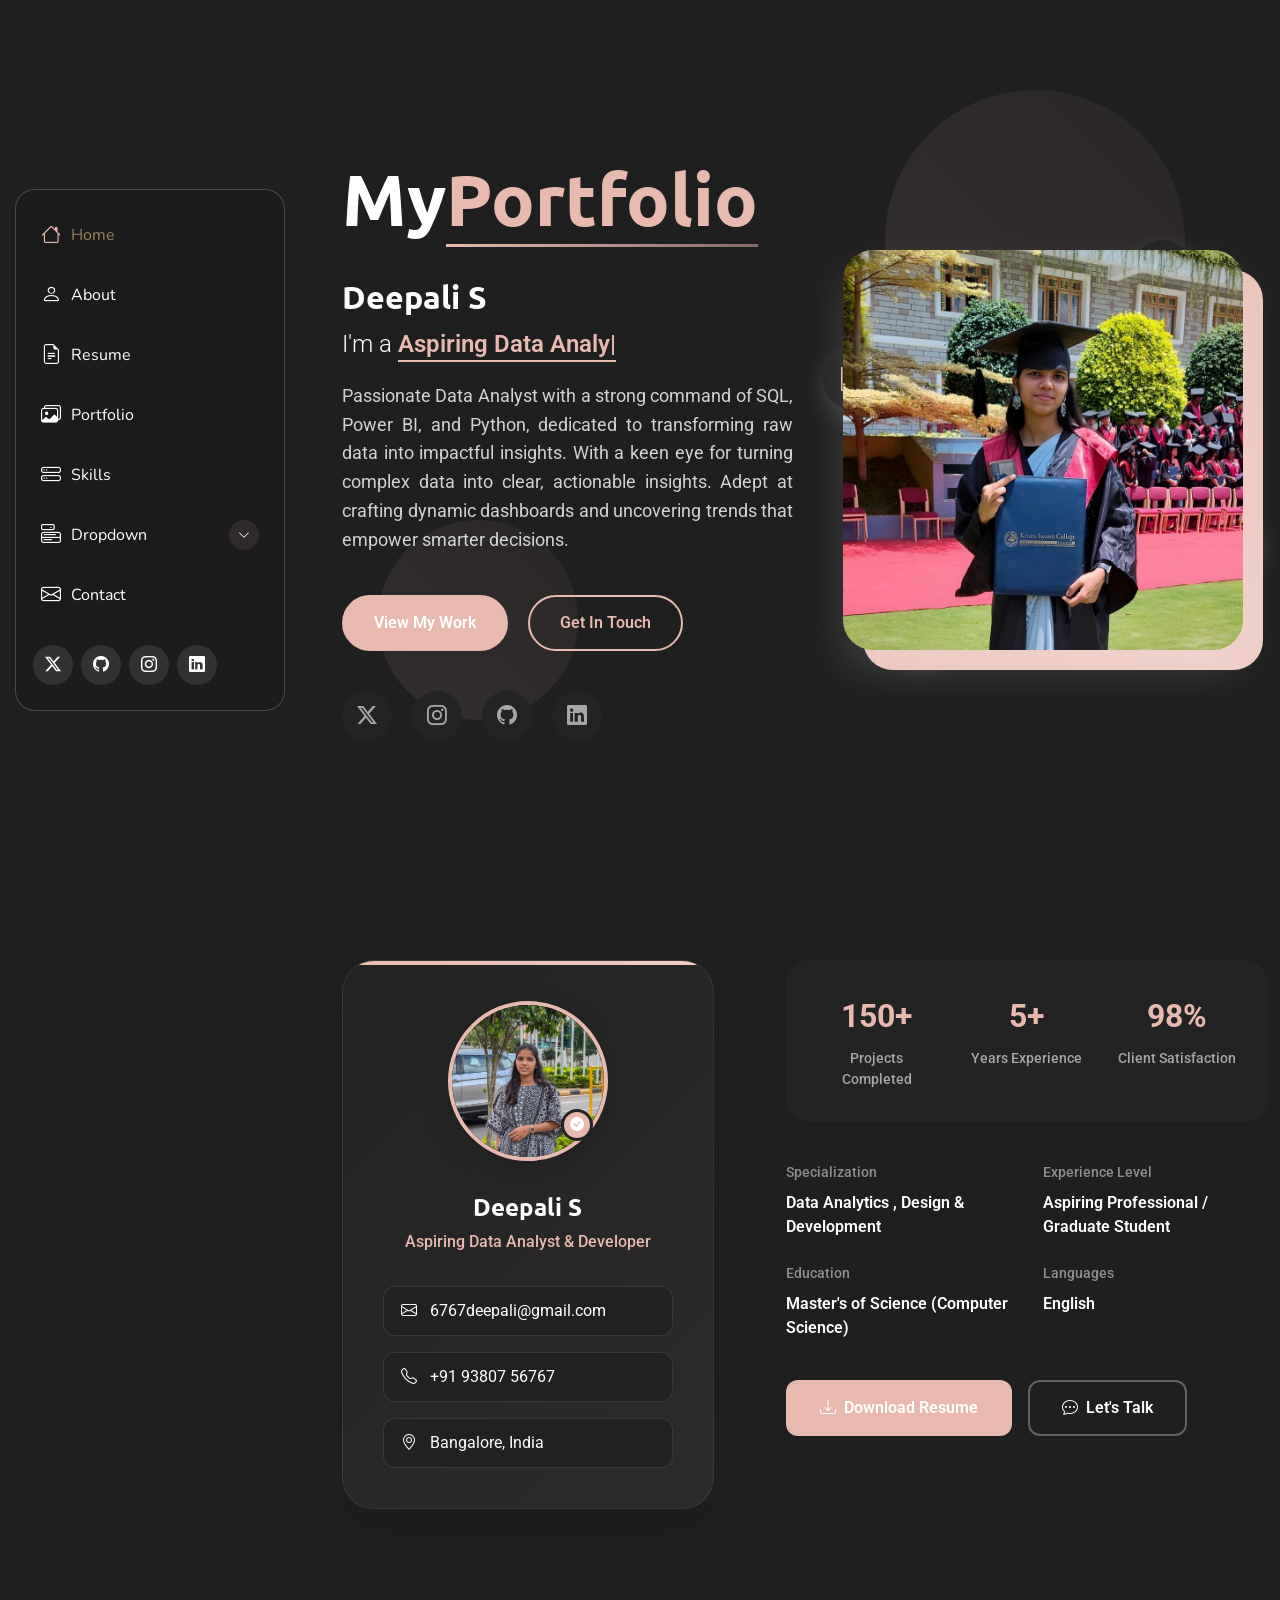
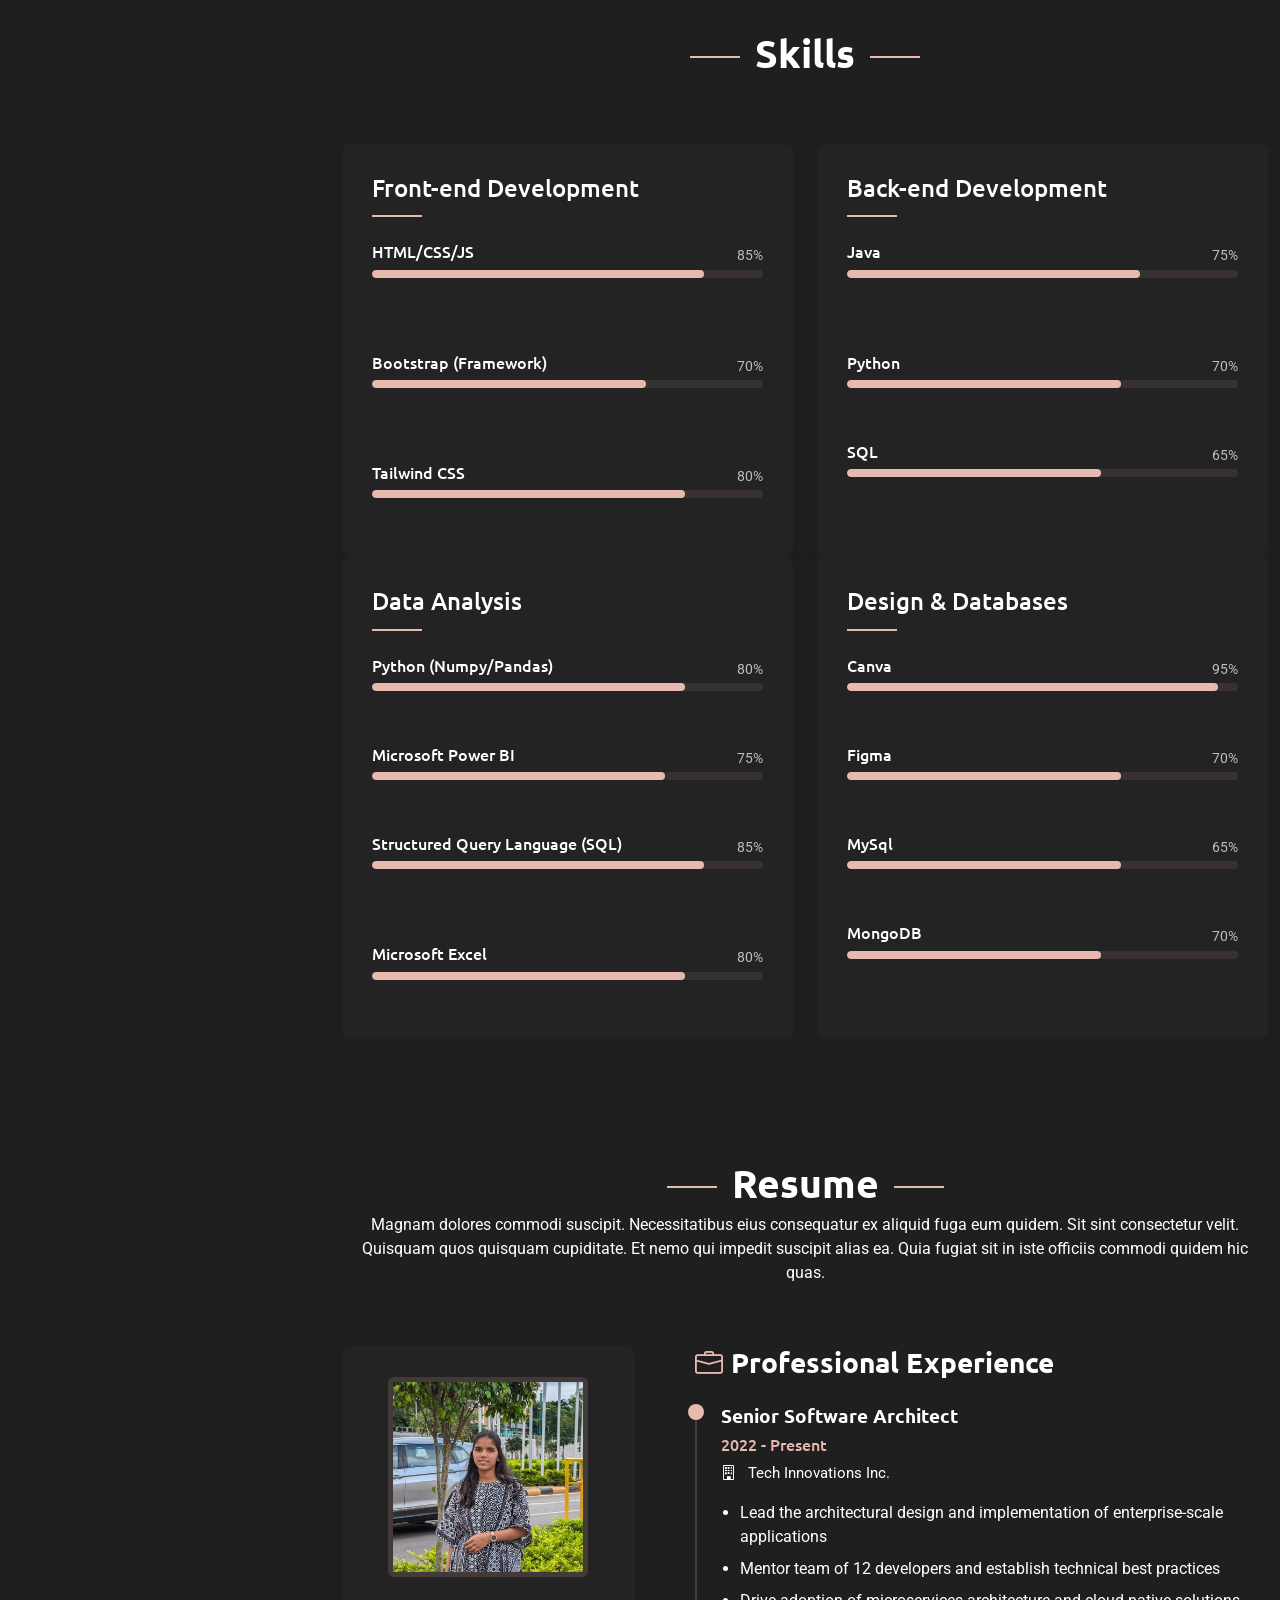
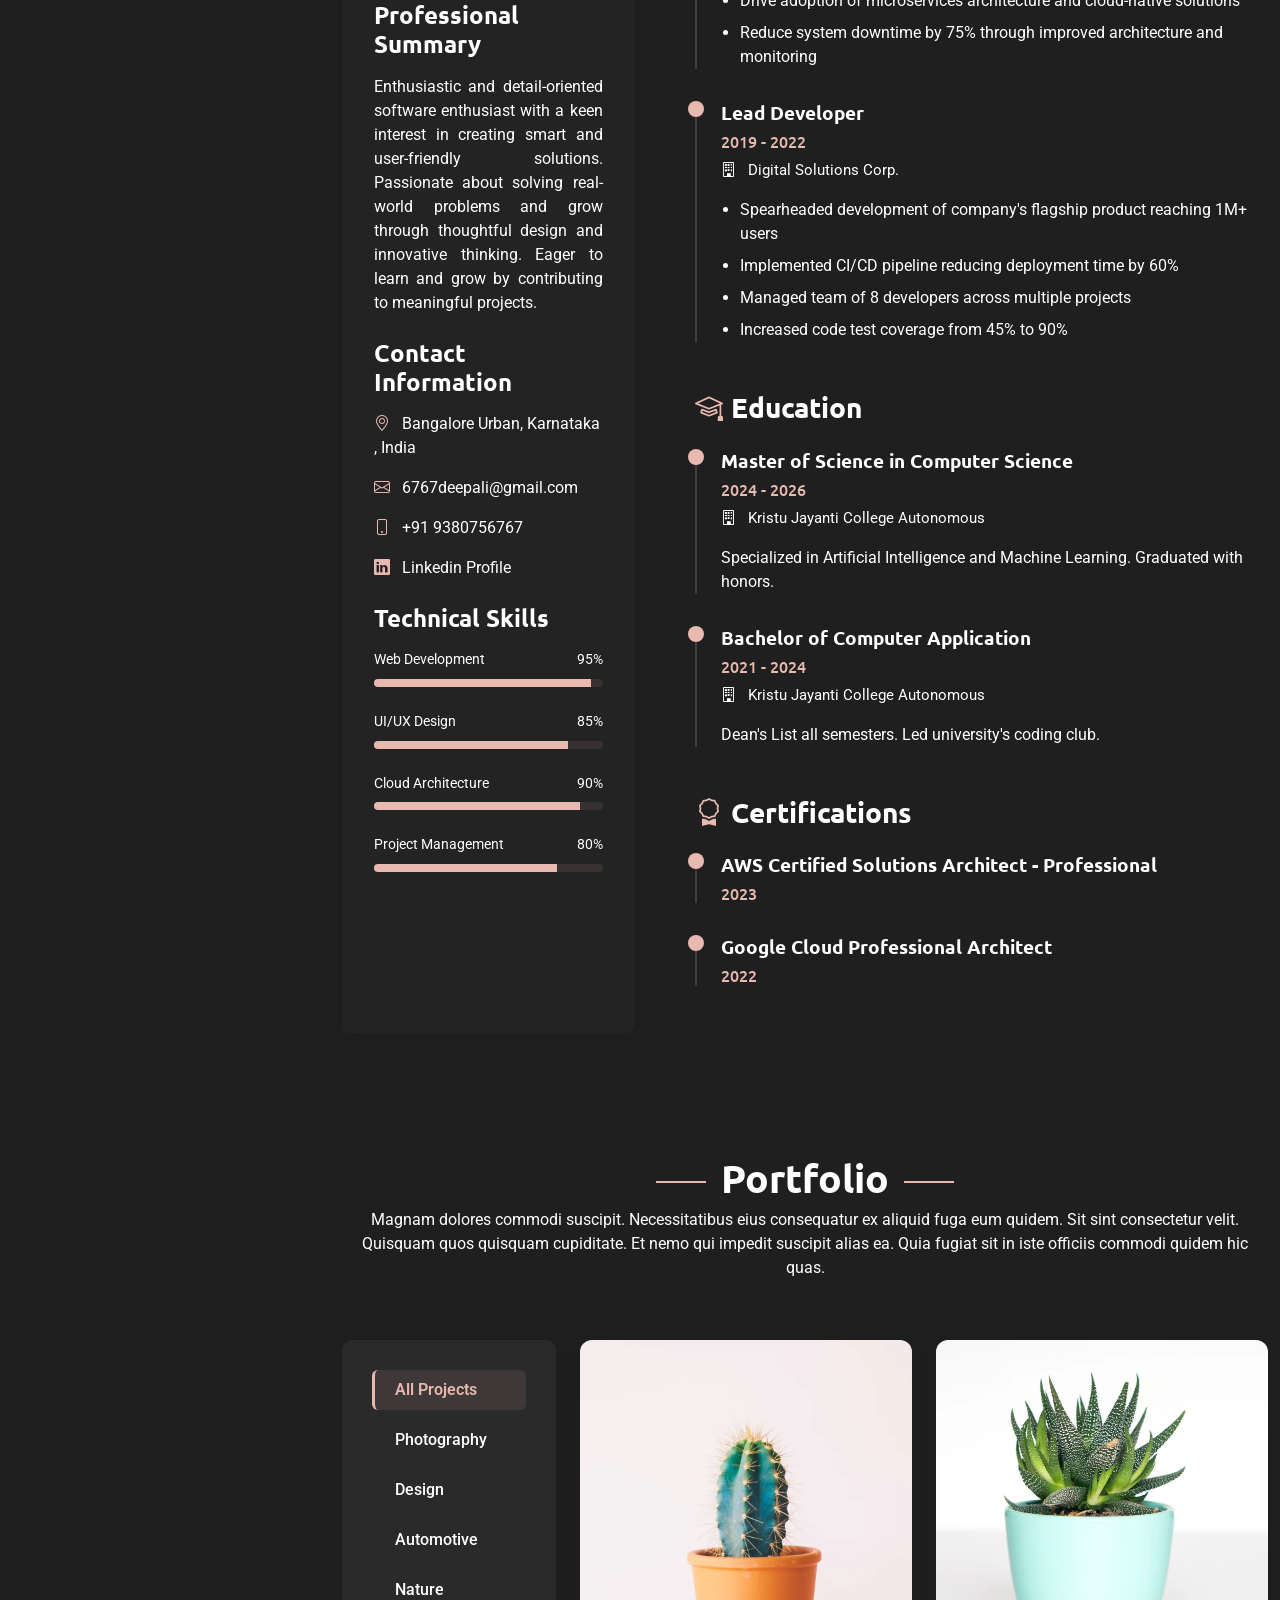
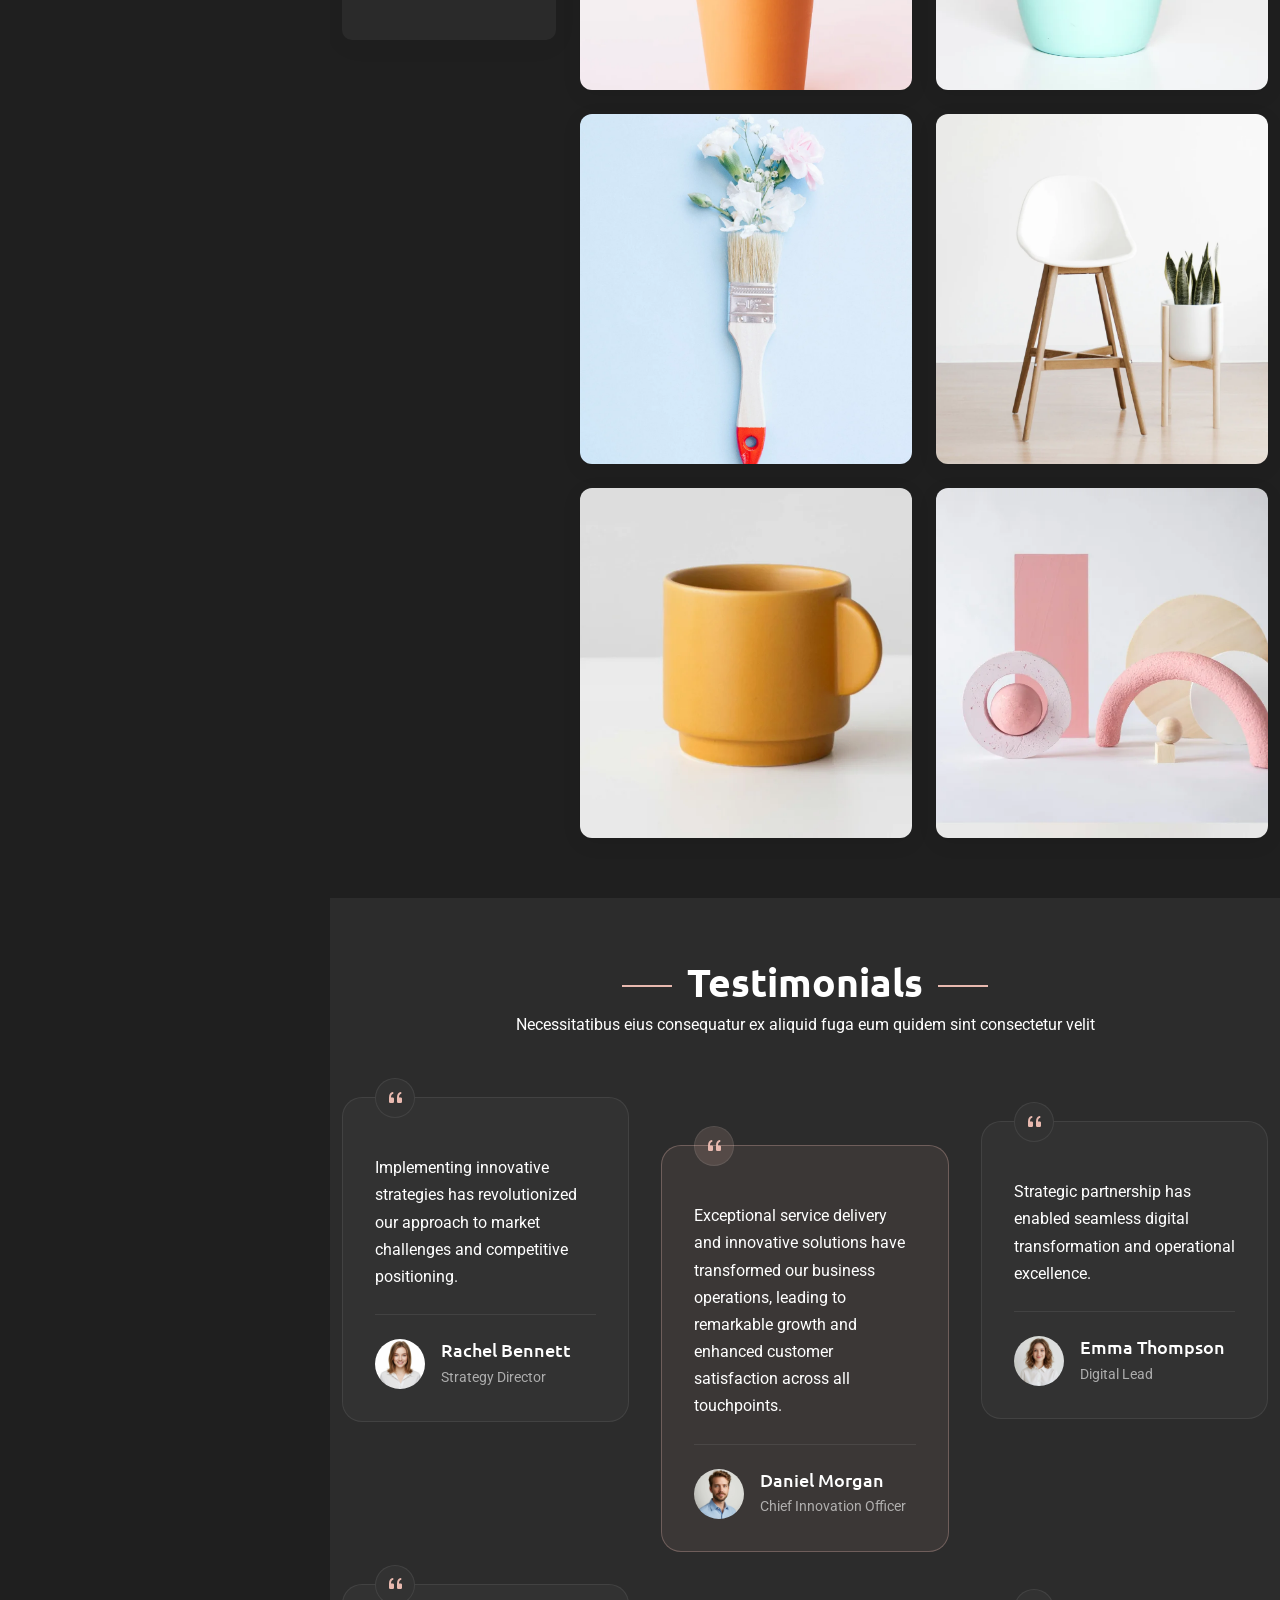
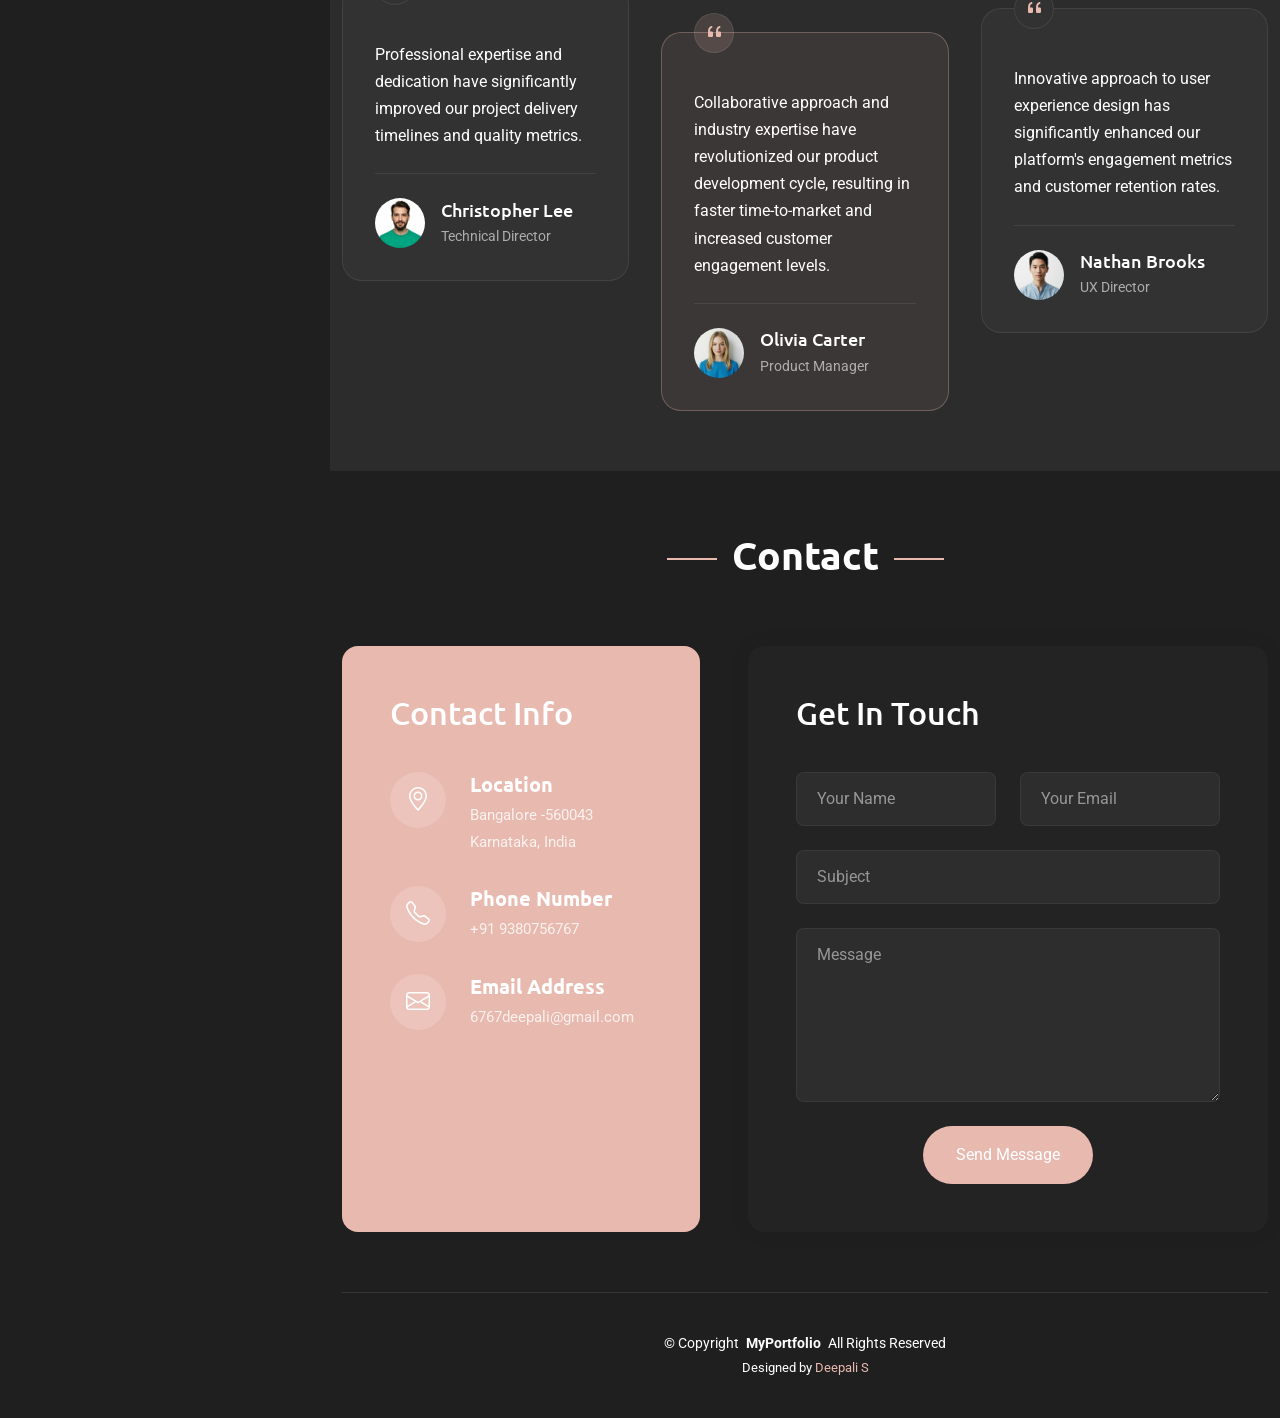
<file: html/index.html>
<!DOCTYPE html>
<html lang="en">

<head>
  <meta charset="utf-8">
  <meta content="width=device-width, initial-scale=1.0" name="viewport">
  <title>My-Portfolio</title>
  <meta name="description" content="">
  <meta name="keywords" content="">

  <!-- Favicons -->
  <link href="../assets/img/favicon.png" rel="icon">
  <link href="../assets/img/apple-touch-icon.png" rel="apple-touch-icon">

  <!-- Fonts -->
  <link href="https://fonts.googleapis.com" rel="preconnect">
  <link href="https://fonts.gstatic.com" rel="preconnect" crossorigin>
  <link href="https://fonts.googleapis.com/css2?family=Roboto:ital,wght@0,100;0,300;0,400;0,500;0,700;0,900;1,100;1,300;1,400;1,500;1,700;1,900&family=Ubuntu:ital,wght@0,300;0,400;0,500;0,700;1,300;1,400;1,500;1,700&family=Nunito:ital,wght@0,200;0,300;0,400;0,500;0,600;0,700;0,800;0,900;1,200;1,300;1,400;1,500;1,600;1,700;1,800;1,900&display=swap" rel="stylesheet">

  <!-- Vendor CSS Files -->
  <link href="../assets/vendor/bootstrap/css/bootstrap.min.css" rel="stylesheet">
  <link href="../assets/vendor/bootstrap-icons/bootstrap-icons.css" rel="stylesheet">
  <link href="../assets/vendor/aos/aos.css" rel="stylesheet">
  <link href="../assets/vendor/glightbox/css/glightbox.min.css" rel="stylesheet">
  <link href="../assets/vendor/swiper/swiper-bundle.min.css" rel="stylesheet">

  <!-- Main CSS File -->
  <link href="../assets/css/main.css" rel="stylesheet">

  <!-- =======================================================
  * Template Name: SnapFolio
  * Template URL: https://bootstrapmade.com/snapfolio-bootstrap-portfolio-template/
  * Updated: Jun 13 2025 with Bootstrap v5.3.6
  * Author: BootstrapMade.com
  * License: https://bootstrapmade.com/license/
  ======================================================== -->
</head>

<body class="index-page">

  <header id="header" class="header dark-background d-flex flex-column justify-content-center">
    <i class="header-toggle d-xl-none bi bi-list"></i>

    <div class="header-container d-flex flex-column align-items-start">
      <nav id="navmenu" class="navmenu">
        <ul>
          <li><a href="#hero" class="active"><i class="bi bi-house navicon"></i>Home</a></li>
          <li><a href="#about"><i class="bi bi-person navicon"></i> About</a></li>
          <li><a href="#resume"><i class="bi bi-file-earmark-text navicon"></i> Resume</a></li>
          <li><a href="#portfolio"><i class="bi bi-images navicon"></i> Portfolio</a></li>
          <li><a href="#skills"><i class="bi bi-hdd-stack navicon"></i> Skills</a></li>
          <li class="dropdown"><a href="#"><i class="bi bi-menu-button navicon"></i> <span>Dropdown</span> <i class="bi bi-chevron-down toggle-dropdown"></i></a>
            <ul>
              <li><a href="#">Dropdown 1</a></li>
              <li class="dropdown"><a href="#"><span>Deep Dropdown</span> <i class="bi bi-chevron-down toggle-dropdown"></i></a>
                <ul>
                  <li><a href="#">Deep Dropdown 1</a></li>
                  <li><a href="#">Deep Dropdown 2</a></li>
                  <li><a href="#">Deep Dropdown 3</a></li>
                  <li><a href="#">Deep Dropdown 4</a></li>
                  <li><a href="#">Deep Dropdown 5</a></li>
                </ul>
              </li>
              <li><a href="#">Dropdown 2</a></li>
              <li><a href="#">Dropdown 3</a></li>
              <li><a href="#">Dropdown 4</a></li>
            </ul>
          </li>
          <li><a href="#contact"><i class="bi bi-envelope navicon"></i> Contact</a></li>
        </ul>
      </nav>

      <div class="social-links text-center">
        <a href="https://x.com/Deepa218878745?t=8wn1G0HInYg3TPsV9mpWaw&s=09"><i class="bi bi-twitter-x"></i></a>
        <a href="https://github.com/Deepali949593"><i class="bi bi-github"></i></a>
        <a href="https://www.instagram.com/_deepali25_/?igsh=MTNoZnQ5ZDhnbW82dg%3D%3D#"><i class="bi bi-instagram"></i></a>
        <a href="https://www.linkedin.com/in/deepali-s-273997238?utm_source=share&utm_campaign=share_via&utm_content=profile&utm_medium=android_app"><i class="bi bi-linkedin"></i></a>


      </div>

    </div>

  </header>

  <main class="main">

    <!-- Hero Section -->
    <section id="hero" class="hero section">

      <div class="background-elements">
        <div class="bg-circle circle-1"></div>
        <div class="bg-circle circle-2"></div>
      </div>

      <div class="hero-content">

        <div class="container">
          <div class="row align-items-center">

            <div class="col-lg-6" data-aos="fade-right" data-aos-delay="100">
              <div class="hero-text">
                <h1>My<span class="accent-text">Portfolio</span></h1><br>
                <h2>Deepali S</h2>
                <p class="lead">I'm a <span class="typed" data-typed-items="Aspiring Data Analyst, Designer, Python Developer, Developer"></span></p>
                <p class="description"  style="text-align: justify;">Passionate Data Analyst with a strong command of SQL, Power BI, and Python, dedicated to transforming raw data
                  into impactful insights. With a keen eye for turning complex data into clear, actionable insights.
                  Adept at crafting dynamic dashboards and uncovering trends that empower smarter decisions.</p>

                <div class="hero-actions">
                  <a href="#portfolio" class="btn btn-primary">View My Work</a>
                  <a href="#contact" class="btn btn-outline">Get In Touch</a>
                </div>

                <div class="social-links">
                  <a href="https://x.com/Deepa218878745?t=8wn1G0HInYg3TPsV9mpWaw&s=09"><i class="bi bi-twitter-x"></i></a>
                  <a href="https://www.instagram.com/_deepali25_/?igsh=MTNoZnQ5ZDhnbW82dg%3D%3D#"><i class="bi bi-instagram"></i></a>
                  <a href="https://github.com/Deepali949593"><i class="bi bi-github"></i></a>
                  <a href="https://www.linkedin.com/in/deepali-s-273997238?utm_source=share&utm_campaign=share_via&utm_content=profile&utm_medium=android_app"><i class="bi bi-linkedin"></i></a>
                </div>
              </div>
            </div>

            <div class="col-lg-6" data-aos="fade-left" data-aos-delay="200">
              <div class="hero-visual">
                <div class="profile-container">
                  <div class="profile-background"></div>
                  <img src="../assets/img/profile/profile-2.jpg" alt="Alexander Chen" class="profile-image">
                  <div class="floating-elements">
                    <div class="floating-icon icon-1"><i class="bi bi-palette"></i></div>
                    <div class="floating-icon icon-2"><i class="bi bi-code-slash"></i></div>
                    <div class="floating-icon icon-3"><i class="bi bi-lightbulb"></i></div>
                    <div class="floating-icon icon-4"><i class="bi bi-graph-up"></i></div>
                  </div>
                </div>
              </div>
            </div>

          </div>
        </div>
      </div>

    </section><!-- /Hero Section -->

    <!-- About Section -->
    <section id="about" class="about section">

      <div class="container" data-aos="fade-up" data-aos-delay="100">

        <div class="row">
          <div class="col-lg-5" data-aos="zoom-in" data-aos-delay="200">
            <div class="profile-card">
              <div class="profile-header">
                <div class="profile-image">
                  <img src="../assets/img/profile/profile-square-3.jpg" alt="Profile Image" class="img-fluid">
                </div>
                <div class="profile-badge">
                  <i class="bi bi-check-circle-fill"></i>
                </div>
              </div>

              <div class="profile-content">
                <h3>Deepali S</h3>
                <p class="profession">Aspiring Data Analyst &amp; Developer</p>

                <div class="contact-links">
                  <a href="mailto:6767deepali@gmail.com" class="contact-item">
                    <i class="bi bi-envelope"></i>
                    6767deepali@gmail.com
                  </a>
                  <a href="tel:+919380756767" class="contact-item">
                    <i class="bi bi-telephone"></i>
                    +91 93807 56767
                  </a>
                  <a href="#" class="contact-item">
                    <i class="bi bi-geo-alt"></i>
                    Bangalore, India
                  </a>
                </div>
              </div>
            </div>
          </div>

          <div class="col-lg-7" data-aos="fade-left" data-aos-delay="300">
            <div class="about-content">
<!--              <div class="section-header">-->
<!--                <span class="badge-text">Get to Know Me</span>-->
<!--                <h2>Passionate About Creating Digital Experiences</h2>-->
<!--              </div>-->

<!--              <div class="description">-->
<!--                <p>Sed ut perspiciatis unde omnis iste natus error sit voluptatem accusantium doloremque laudantium, totam rem aperiam, eaque ipsa quae ab illo inventore veritatis et quasi architecto beatae vitae dicta sunt explicabo.</p>-->

<!--                <p>Ut enim ad minima veniam, quis nostrum exercitationem ullam corporis suscipit laboriosam, nisi ut aliquid ex ea commodi consequatur.</p>-->
<!--              </div>-->

              <div class="stats-grid">
                <div class="stat-item">
                  <div class="stat-number">150+</div>
                  <div class="stat-label">Projects Completed</div>
                </div>
                <div class="stat-item">
                  <div class="stat-number">5+</div>
                  <div class="stat-label">Years Experience</div>
                </div>
                <div class="stat-item">
                  <div class="stat-number">98%</div>
                  <div class="stat-label">Client Satisfaction</div>
                </div>
              </div>

              <div class="details-grid">
                <div class="detail-row">
                  <div class="detail-item">
                    <span class="detail-label">Specialization</span>
                    <span class="detail-value">Data Analytics , Design  &amp; Development</span>
                  </div>
                  <div class="detail-item">
                    <span class="detail-label">Experience Level</span>
                    <span class="detail-value">Aspiring Professional / Graduate Student</span>
                  </div>
                </div>
                <div class="detail-row">
                  <div class="detail-item">
                    <span class="detail-label">Education</span>
                    <span class="detail-value">Master's of Science (Computer Science)</span>
                  </div>
                  <div class="detail-item">
                    <span class="detail-label">Languages</span>
                    <span class="detail-value">English </span>
                  </div>
                </div>
              </div>

              <div class="cta-section">
                <a href="../assets/img/Deepali_Resume.pdf" class="btn btn-primary" download>
                  <i class="bi bi-download"></i>
                  Download Resume
                </a>
                <a href="#contact" class="btn btn-outline">
                  <i class="bi bi-chat-dots"></i>
                  Let's Talk
                </a>
              </div>
            </div>
          </div>
        </div>

      </div>

    </section><!-- /About Section -->

    <!-- Stats Section -->
<!--    <section id="stats" class="stats section light-background">-->

<!--      <div class="container" data-aos="fade-up" data-aos-delay="100">-->

<!--        <div class="row justify-content-center">-->
<!--          <div class="col-lg-10">-->
<!--            <div class="stats-wrapper">-->
<!--              <div class="stats-item" data-aos="zoom-in" data-aos-delay="150">-->
<!--                <div class="icon-wrapper">-->
<!--                  <i class="bi bi-emoji-smile"></i>-->
<!--                </div>-->
<!--                <span data-purecounter-start="0" data-purecounter-end="232" data-purecounter-duration="1" class="purecounter"></span>-->
<!--                <p>Happy Clients</p>-->
<!--              </div>&lt;!&ndash; End Stats Item &ndash;&gt;-->

<!--              <div class="stats-item" data-aos="zoom-in" data-aos-delay="200">-->
<!--                <div class="icon-wrapper">-->
<!--                  <i class="bi bi-journal-richtext"></i>-->
<!--                </div>-->
<!--                <span data-purecounter-start="0" data-purecounter-end="521" data-purecounter-duration="1" class="purecounter"></span>-->
<!--                <p>Projects</p>-->
<!--              </div>&lt;!&ndash; End Stats Item &ndash;&gt;-->

<!--              <div class="stats-item" data-aos="zoom-in" data-aos-delay="250">-->
<!--                <div class="icon-wrapper">-->
<!--                  <i class="bi bi-headset"></i>-->
<!--                </div>-->
<!--                <span data-purecounter-start="0" data-purecounter-end="1463" data-purecounter-duration="1" class="purecounter"></span>-->
<!--                <p>Hours Of Support</p>-->
<!--              </div>&lt;!&ndash; End Stats Item &ndash;&gt;-->

<!--              <div class="stats-item" data-aos="zoom-in" data-aos-delay="300">-->
<!--                <div class="icon-wrapper">-->
<!--                  <i class="bi bi-people"></i>-->
<!--                </div>-->
<!--                <span data-purecounter-start="0" data-purecounter-end="15" data-purecounter-duration="1" class="purecounter"></span>-->
<!--                <p>Hard Workers</p>-->
<!--              </div>&lt;!&ndash; End Stats Item &ndash;&gt;-->
<!--            </div>-->
<!--          </div>-->
<!--        </div>-->

<!--      </div>-->

<!--    </section>&lt;!&ndash; /Stats Section &ndash;&gt;-->

    <!-- Skills Section -->
    <section id="skills" class="skills section">

      <!-- Section Title -->
      <div class="container section-title" data-aos="fade-up">
        <h2>Skills</h2>
<!--        <p>Necessitatibus eius consequatur ex aliquid fuga eum quidem sint consectetur velit</p>-->
      </div><!-- End Section Title -->

      <div class="container" data-aos="fade-up" data-aos-delay="100">

        <div class="row">
          <div class="col-lg-6">
            <div class="skills-category" data-aos="fade-up" data-aos-delay="200">
              <h3>Front-end Development</h3>
              <div class="skills-animation">
                <div class="skill-item">
                  <div class="d-flex justify-content-between align-items-center">
                    <h4>HTML/CSS/JS</h4>
                    <span class="skill-percentage">85%</span>
                  </div>
                  <div class="progress">
                    <div class="progress-bar" role="progressbar" aria-valuenow="85" aria-valuemin="0" aria-valuemax="100"></div>
                  </div>
                  <div class="skill-tooltip">Intermediate level knowledge of HTML5 ,CSS3 and JS techniques</div>
                </div>

                <div class="skill-item">
                  <div class="d-flex justify-content-between align-items-center">
                    <h4>Bootstrap (Framework)</h4>
                    <span class="skill-percentage">70%</span>
                  </div>
                  <div class="progress">
                    <div class="progress-bar" role="progressbar" aria-valuenow="70" aria-valuemin="0" aria-valuemax="100"></div>
                  </div>
                  <div class="skill-tooltip">Strong proficiency in ES6+, DOM manipulation, and modern frameworks</div>
                </div>

                <div class="skill-item">
                  <div class="d-flex justify-content-between align-items-center">
                    <h4>Tailwind CSS</h4>
                    <span class="skill-percentage">80%</span>
                  </div>
                  <div class="progress">
                    <div class="progress-bar" role="progressbar" aria-valuenow="80" aria-valuemin="0" aria-valuemax="100"></div>
                  </div>
                  <div class="skill-tooltip">Utility-first CSS framework for fast and responsive UI design.</div>
                </div>
              </div>
            </div><!-- End Frontend Skills -->
          </div>

          <div class="col-lg-6">
            <div class="skills-category" data-aos="fade-up" data-aos-delay="300">
              <h3>Back-end Development</h3>
              <div class="skills-animation">
                <div class="skill-item">
                  <div class="d-flex justify-content-between align-items-center">
                    <h4>Java</h4>
                    <span class="skill-percentage">75%</span>
                  </div>
                  <div class="progress">
                    <div class="progress-bar" role="progressbar" aria-valuenow="75" aria-valuemin="0" aria-valuemax="100"></div>
                  </div>
                  <div class="skill-tooltip"> Develop robust applications with OOP principles and backend logic.</div>
                </div>

                <div class="skill-item">
                  <div class="d-flex justify-content-between align-items-center">
                    <h4>Python</h4>
                    <span class="skill-percentage">70%</span>
                  </div>
                  <div class="progress">
                    <div class="progress-bar" role="progressbar" aria-valuenow="70" aria-valuemin="0" aria-valuemax="100"></div>
                  </div>
                  <div class="skill-tooltip">Python development with Django and data analysis tools</div>
                </div>

                <div class="skill-item">
                  <div class="d-flex justify-content-between align-items-center">
                    <h4>SQL</h4>
                    <span class="skill-percentage">65%</span>
                  </div>
                  <div class="progress">
                    <div class="progress-bar" role="progressbar" aria-valuenow="65" aria-valuemin="0" aria-valuemax="100"></div>
                  </div>
                  <div class="skill-tooltip">Database design, optimization, and complex queries</div>
                </div>
              </div>
            </div><!-- End Backend Skills -->


          </div>
        </div>

      </div>


      <div class="container" data-aos="fade-up" data-aos-delay="100">

        <div class="row">
          <div class="col-lg-6">
            <div class="skills-category" data-aos="fade-up" data-aos-delay="200">
              <h3>Data Analysis</h3>
              <div class="skills-animation">
                <div class="skill-item">
                  <div class="d-flex justify-content-between align-items-center">
                    <h4>Python (Numpy/Pandas)</h4>
                    <span class="skill-percentage">80%</span>
                  </div>
                  <div class="progress">
                    <div class="progress-bar" role="progressbar" aria-valuenow="80" aria-valuemin="0" aria-valuemax="100"></div>
                  </div>
                  <div class="skill-tooltip">Data Cleaning , transformation & Visualization</div>
                </div>

                <div class="skill-item">
                  <div class="d-flex justify-content-between align-items-center">
                    <h4>Microsoft Power BI</h4>
                    <span class="skill-percentage">75%</span>
                  </div>
                  <div class="progress">
                    <div class="progress-bar" role="progressbar" aria-valuenow="75" aria-valuemin="0" aria-valuemax="100"></div>
                  </div>
                  <div class="skill-tooltip">Interactive Dashboards & KPI's</div>
                </div>

                <div class="skill-item">
                  <div class="d-flex justify-content-between align-items-center">
                    <h4>Structured Query Language (SQL) </h4>
                    <span class="skill-percentage">85%</span>
                  </div>
                  <div class="progress">
                    <div class="progress-bar" role="progressbar" aria-valuenow="85" aria-valuemin="0" aria-valuemax="100"></div>
                  </div>
                  <div class="skill-tooltip">Optimized SQL queries for data analysis, reporting, and database management.</div>
                </div>

                <div class="skill-item">
                  <div class="d-flex justify-content-between align-items-center">
                    <h4>Microsoft Excel </h4>
                    <span class="skill-percentage">80%</span>
                  </div>
                  <div class="progress">
                    <div class="progress-bar" role="progressbar" aria-valuenow="80" aria-valuemin="0" aria-valuemax="100"></div>
                  </div>
                  <div class="skill-tooltip">Pivot tables,Power Query, lookups & DB Connections</div>
                </div>
              </div>
            </div><!-- End Data Analysis Skills -->
          </div>

          <div class="col-lg-6">
            <div class="skills-category" data-aos="fade-up" data-aos-delay="300">
              <h3>Design & Databases </h3>
              <div class="skills-animation">
                <div class="skill-item">
                  <div class="d-flex justify-content-between align-items-center">
                    <h4>Canva</h4>
                    <span class="skill-percentage">95%</span>
                  </div>
                  <div class="progress">
                    <div class="progress-bar" role="progressbar" aria-valuenow="95" aria-valuemin="0" aria-valuemax="100"></div>
                  </div>
                  <div class="skill-tooltip">Creative designs, Logo's , Posters and Portfolio's</div>
                </div>

                <div class="skill-item">
                  <div class="d-flex justify-content-between align-items-center">
                    <h4>Figma</h4>
                    <span class="skill-percentage">70%</span>
                  </div>
                  <div class="progress">
                    <div class="progress-bar" role="progressbar" aria-valuenow="70" aria-valuemin="0" aria-valuemax="100"></div>
                  </div>
                  <div class="skill-tooltip">UI/UX wireframing, prototyping & collaborative design</div>
                </div>

                <div class="skill-item">
                  <div class="d-flex justify-content-between align-items-center">
                    <h4>MySql</h4>
                    <span class="skill-percentage">65%</span>
                  </div>
                  <div class="progress">
                    <div class="progress-bar" role="progressbar" aria-valuenow="70" aria-valuemin="0" aria-valuemax="100"></div>
                  </div>
                  <div class="skill-tooltip">Relational database queries, joins, and schema design</div>
                </div>

                <div class="skill-item">
                  <div class="d-flex justify-content-between align-items-center">
                    <h4>MongoDB</h4>
                    <span class="skill-percentage">70%</span>
                  </div>
                  <div class="progress">
                    <div class="progress-bar" role="progressbar" aria-valuenow="65" aria-valuemin="0" aria-valuemax="100"></div>
                  </div>
                  <div class="skill-tooltip">NoSQL document-based modeling and CRUD operations</div>
                </div>
              </div>
            </div><!-- End Design and Databases -->


          </div>
        </div>

      </div>

    </section><!-- /Skills Section -->

    <!-- Resume Section -->
    <section id="resume" class="resume section">

      <!-- Section Title -->
      <div class="container section-title" data-aos="fade-up">
        <h2>Resume</h2>
        <p>Magnam dolores commodi suscipit. Necessitatibus eius consequatur ex aliquid fuga eum quidem. Sit sint consectetur velit. Quisquam quos quisquam cupiditate. Et nemo qui impedit suscipit alias ea. Quia fugiat sit in iste officiis commodi quidem hic quas.</p>
      </div><!-- End Section Title -->

      <div class="container" data-aos="fade-up" data-aos-delay="100">

        <div class="row gy-4">
          <!-- Left column with summary and contact -->
          <div class="col-lg-4">
            <div class="resume-side" data-aos="fade-right" data-aos-delay="100">
              <div class="profile-img mb-4">
                <img src="../assets/img/profile/profile-square-3.jpg" alt="Profile" class="img-fluid rounded">
              </div>

              <h3>Professional Summary</h3>
              <p  style="text-align: justify;">Enthusiastic and detail-oriented software enthusiast with a keen interest in creating smart and user-friendly solutions. Passionate about solving real-world problems and grow through thoughtful design and innovative thinking. Eager to learn and grow by contributing to meaningful projects.
              </p>

              <h3 class="mt-4">Contact Information</h3>
              <ul class="contact-info list-unstyled">
                <li><i class="bi bi-geo-alt"></i> Bangalore Urban, Karnataka , India</li>
                <li><i class="bi bi-envelope"></i> 6767deepali@gmail.com</li>
                <li><i class="bi bi-phone"></i> +91 9380756767</li>
                <li><i class="bi bi-linkedin"></i> <a href="https://www.linkedin.com/in/deepali-s-273997238?utm_source=share&utm_campaign=share_via&utm_content=profile&utm_medium=android_app" style="color: white;">Linkedin Profile</a>
                  </li>
              </ul>

              <div class="skills-animation mt-4">
                <h3>Technical Skills</h3>
                <div class="skill-item">
                  <div class="d-flex justify-content-between">
                    <span>Web Development</span>
                    <span>95%</span>
                  </div>
                  <div class="progress">
                    <div class="progress-bar" role="progressbar" aria-valuenow="95" aria-valuemin="0" aria-valuemax="100"></div>
                  </div>
                </div>

                <div class="skill-item">
                  <div class="d-flex justify-content-between">
                    <span>UI/UX Design</span>
                    <span>85%</span>
                  </div>
                  <div class="progress">
                    <div class="progress-bar" role="progressbar" aria-valuenow="85" aria-valuemin="0" aria-valuemax="100"></div>
                  </div>
                </div>

                <div class="skill-item">
                  <div class="d-flex justify-content-between">
                    <span>Cloud Architecture</span>
                    <span>90%</span>
                  </div>
                  <div class="progress">
                    <div class="progress-bar" role="progressbar" aria-valuenow="90" aria-valuemin="0" aria-valuemax="100"></div>
                  </div>
                </div>

                <div class="skill-item">
                  <div class="d-flex justify-content-between">
                    <span>Project Management</span>
                    <span>80%</span>
                  </div>
                  <div class="progress">
                    <div class="progress-bar" role="progressbar" aria-valuenow="80" aria-valuemin="0" aria-valuemax="100"></div>
                  </div>
                </div>
              </div>
            </div>
          </div>

          <!-- Right column with experience and education -->
          <div class="col-lg-8 ps-4 ps-lg-5">
            <!-- Experience Section -->
            <div class="resume-section" data-aos="fade-up">
              <h3><i class="bi bi-briefcase me-2"></i>Professional Experience</h3>

              <div class="resume-item">
                <h4>Senior Software Architect</h4>
                <h5>2022 - Present</h5>
                <p class="company"><i class="bi bi-building"></i> Tech Innovations Inc.</p>
                <ul>
                  <li>Lead the architectural design and implementation of enterprise-scale applications</li>
                  <li>Mentor team of 12 developers and establish technical best practices</li>
                  <li>Drive adoption of microservices architecture and cloud-native solutions</li>
                  <li>Reduce system downtime by 75% through improved architecture and monitoring</li>
                </ul>
              </div>

              <div class="resume-item">
                <h4>Lead Developer</h4>
                <h5>2019 - 2022</h5>
                <p class="company"><i class="bi bi-building"></i> Digital Solutions Corp.</p>
                <ul>
                  <li>Spearheaded development of company's flagship product reaching 1M+ users</li>
                  <li>Implemented CI/CD pipeline reducing deployment time by 60%</li>
                  <li>Managed team of 8 developers across multiple projects</li>
                  <li>Increased code test coverage from 45% to 90%</li>
                </ul>
              </div>
            </div>

            <!-- Education Section -->
            <div class="resume-section" data-aos="fade-up" data-aos-delay="100">
              <h3><i class="bi bi-mortarboard me-2"></i>Education</h3>

              <div class="resume-item">
                <h4>Master of Science in Computer Science</h4>
                <h5>2024 - 2026</h5>
                <p class="company"><i class="bi bi-building"></i> Kristu Jayanti College Autonomous </p>
                <p>Specialized in Artificial Intelligence and Machine Learning. Graduated with honors.</p>
              </div>

              <div class="resume-item">
                <h4>Bachelor of Computer Application</h4>
                <h5>2021 - 2024</h5>
                <p class="company"><i class="bi bi-building"></i> Kristu Jayanti College Autonomous</p>
                <p>Dean's List all semesters. Led university's coding club.</p>
              </div>
            </div>

            <!-- Certifications Section -->
            <div class="resume-section" data-aos="fade-up" data-aos-delay="200">
              <h3><i class="bi bi-award me-2"></i>Certifications</h3>

              <div class="resume-item">
                <h4>AWS Certified Solutions Architect - Professional</h4>
                <h5>2023</h5>
              </div>

              <div class="resume-item">
                <h4>Google Cloud Professional Architect</h4>
                <h5>2022</h5>
              </div>
            </div>
          </div>
        </div>

      </div>

    </section><!-- /Resume Section -->

    <!-- Portfolio Section -->
    <section id="portfolio" class="portfolio section">

      <!-- Section Title -->
      <div class="container section-title" data-aos="fade-up">
        <h2>Portfolio</h2>
        <p>Magnam dolores commodi suscipit. Necessitatibus eius consequatur ex aliquid fuga eum quidem. Sit sint consectetur velit. Quisquam quos quisquam cupiditate. Et nemo qui impedit suscipit alias ea. Quia fugiat sit in iste officiis commodi quidem hic quas.</p>
      </div><!-- End Section Title -->

      <div class="container" data-aos="fade-up" data-aos-delay="100">

        <div class="isotope-layout" data-default-filter="*" data-layout="masonry" data-sort="original-order">

          <div class="row">
            <div class="col-lg-3 filter-sidebar">
              <div class="filters-wrapper" data-aos="fade-right" data-aos-delay="150">
                <ul class="portfolio-filters isotope-filters">
                  <li data-filter="*" class="filter-active">All Projects</li>
                  <li data-filter=".filter-photography">Photography</li>
                  <li data-filter=".filter-design">Design</li>
                  <li data-filter=".filter-automotive">Automotive</li>
                  <li data-filter=".filter-nature">Nature</li>
                </ul>
              </div>
            </div>

            <div class="col-lg-9">
              <div class="row gy-4 portfolio-container isotope-container" data-aos="fade-up" data-aos-delay="200">

                <div class="col-lg-6 col-md-6 portfolio-item isotope-item filter-photography">
                  <div class="portfolio-wrap">
                    <img src="../assets/img/portfolio/portfolio-portrait-1.webp" class="img-fluid" alt="Portfolio Image" loading="lazy">
                    <div class="portfolio-info">
                      <div class="content">
                        <span class="category">Photography</span>
                        <h4>Capturing Moments</h4>
                        <div class="portfolio-links">
                          <a href="../assets/img/portfolio/portfolio-portrait-1.webp" class="glightbox" title="Capturing Moments"><i class="bi bi-plus-lg"></i></a>
                          <a href="portfolio-details.html" title="More Details"><i class="bi bi-arrow-right"></i></a>
                        </div>
                      </div>
                    </div>
                  </div>
                </div><!-- End Portfolio Item -->

                <div class="col-lg-6 col-md-6 portfolio-item isotope-item filter-design">
                  <div class="portfolio-wrap">
                    <img src="../assets/img/portfolio/portfolio-2.webp" class="img-fluid" alt="Portfolio Image" loading="lazy">
                    <div class="portfolio-info">
                      <div class="content">
                        <span class="category">Web Design</span>
                        <h4>Woodcraft Design</h4>
                        <div class="portfolio-links">
                          <a href="../assets/img/portfolio/portfolio-2.webp" class="glightbox" title="Woodcraft Design"><i class="bi bi-plus-lg"></i></a>
                          <a href="portfolio-details.html" title="More Details"><i class="bi bi-arrow-right"></i></a>
                        </div>
                      </div>
                    </div>
                  </div>
                </div><!-- End Portfolio Item -->

                <div class="col-lg-6 col-md-6 portfolio-item isotope-item filter-automotive">
                  <div class="portfolio-wrap">
                    <img src="../assets/img/portfolio/portfolio-portrait-2.webp" class="img-fluid" alt="Portfolio Image" loading="lazy">
                    <div class="portfolio-info">
                      <div class="content">
                        <span class="category">Automotive</span>
                        <h4>Classic Beauty</h4>
                        <div class="portfolio-links">
                          <a href="../assets/img/portfolio/portfolio-portrait-2.webp" class="glightbox" title="Classic Beauty"><i class="bi bi-plus-lg"></i></a>
                          <a href="portfolio-details.html" title="More Details"><i class="bi bi-arrow-right"></i></a>
                        </div>
                      </div>
                    </div>
                  </div>
                </div><!-- End Portfolio Item -->

                <div class="col-lg-6 col-md-6 portfolio-item isotope-item filter-nature">
                  <div class="portfolio-wrap">
                    <img src="../assets/img/portfolio/portfolio-portrait-4.webp" class="img-fluid" alt="Portfolio Image" loading="lazy">
                    <div class="portfolio-info">
                      <div class="content">
                        <span class="category">Nature</span>
                        <h4>Natural Growth</h4>
                        <div class="portfolio-links">
                          <a href="../assets/img/portfolio/portfolio-portrait-4.webp" class="glightbox" title="Natural Growth"><i class="bi bi-plus-lg"></i></a>
                          <a href="portfolio-details.html" title="More Details"><i class="bi bi-arrow-right"></i></a>
                        </div>
                      </div>
                    </div>
                  </div>
                </div><!-- End Portfolio Item -->

                <div class="col-lg-6 col-md-6 portfolio-item isotope-item filter-photography">
                  <div class="portfolio-wrap">
                    <img src="../assets/img/portfolio/portfolio-5.webp" class="img-fluid" alt="Portfolio Image" loading="lazy">
                    <div class="portfolio-info">
                      <div class="content">
                        <span class="category">Photography</span>
                        <h4>Urban Stories</h4>
                        <div class="portfolio-links">
                          <a href="../assets/img/portfolio/portfolio-5.webp" class="glightbox" title="Urban Stories"><i class="bi bi-plus-lg"></i></a>
                          <a href="portfolio-details.html" title="More Details"><i class="bi bi-arrow-right"></i></a>
                        </div>
                      </div>
                    </div>
                  </div>
                </div><!-- End Portfolio Item -->

                <div class="col-lg-6 col-md-6 portfolio-item isotope-item filter-design">
                  <div class="portfolio-wrap">
                    <img src="../assets/img/portfolio/portfolio-6.webp" class="img-fluid" alt="Portfolio Image" loading="lazy">
                    <div class="portfolio-info">
                      <div class="content">
                        <span class="category">Web Design</span>
                        <h4>Digital Experience</h4>
                        <div class="portfolio-links">
                          <a href="../assets/img/portfolio/portfolio-6.webp" class="glightbox" title="Digital Experience"><i class="bi bi-plus-lg"></i></a>
                          <a href="portfolio-details.html" title="More Details"><i class="bi bi-arrow-right"></i></a>
                        </div>
                      </div>
                    </div>
                  </div>
                </div><!-- End Portfolio Item -->

              </div><!-- End Portfolio Container -->
            </div>
          </div>

        </div>

      </div>

    </section><!-- /Portfolio Section -->

<!--    &lt;!&ndash; Services Section &ndash;&gt;-->
<!--    <section id="services" class="services section">-->

<!--      &lt;!&ndash; Section Title &ndash;&gt;-->
<!--      <div class="container section-title" data-aos="fade-up">-->
<!--        <h2>Services</h2>-->
<!--        <p>Necessitatibus eius consequatur ex aliquid fuga eum quidem sint consectetur velit</p>-->
<!--      </div>&lt;!&ndash; End Section Title &ndash;&gt;-->

<!--      <div class="container" data-aos="fade-up" data-aos-delay="100">-->

<!--        <div class="service-header">-->
<!--          <div class="row align-items-center">-->
<!--            <div class="col-lg-8 col-md-12">-->
<!--              <div class="service-intro">-->
<!--                <h2 class="service-heading">-->
<!--                  <div>Innovative business</div>-->
<!--                  <div><span>performance solutions</span></div>-->
<!--                </h2>-->
<!--              </div>-->
<!--            </div>-->
<!--            <div class="col-lg-4 col-md-12">-->
<!--              <div class="service-summary">-->
<!--                <p>-->
<!--                  We integrate forward-thinking strategies, creative approaches, and state-of-the-art technologies to deliver exceptional customer experiences that drive growth and engage target markets.-->
<!--                </p>-->
<!--                <a href="services.html" class="service-btn">-->
<!--                  View All Services-->
<!--                  <i class="bi bi-arrow-right"></i>-->
<!--                </a>-->
<!--              </div>-->
<!--            </div>-->
<!--          </div>-->
<!--        </div>-->

<!--        <div class="row justify-content-center">-->
<!--          <div class="col-lg-4 col-md-6" data-aos="fade-up" data-aos-delay="100">-->
<!--            <div class="service-card position-relative z-1">-->
<!--              <div class="service-icon">-->
<!--                <i class="bi bi-palette"></i>-->
<!--              </div>-->
<!--              <a href="service-details.html" class="card-action d-flex align-items-center justify-content-center rounded-circle">-->
<!--                <i class="bi bi-arrow-up-right"></i>-->
<!--              </a>-->
<!--              <h3>-->
<!--                <a href="service-details.html">-->
<!--                  Creative <span>branding</span>-->
<!--                </a>-->
<!--              </h3>-->
<!--              <p>-->
<!--                Nulla facilisi. Maecenas eget magna neque. Suspendisse potenti. Curabitur eleifend nisi non magna vulputate, vel condimentum libero tempus. Proin consectetur feugiat diam.-->
<!--              </p>-->
<!--            </div>-->
<!--          </div>-->
<!--          <div class="col-lg-4 col-md-6" data-aos="fade-up" data-aos-delay="200">-->
<!--            <div class="service-card position-relative z-1">-->
<!--              <div class="service-icon">-->
<!--                <i class="bi bi-gem"></i>-->
<!--              </div>-->
<!--              <a href="service-details.html" class="card-action d-flex align-items-center justify-content-center rounded-circle">-->
<!--                <i class="bi bi-arrow-up-right"></i>-->
<!--              </a>-->
<!--              <h3>-->
<!--                <a href="service-details.html">-->
<!--                  Design <span>systems</span>-->
<!--                </a>-->
<!--              </h3>-->
<!--              <p>-->
<!--                Praesent euismod varius tellus, vel bibendum nunc interdum at. Donec vehicula diam vel metus venenatis convallis. Aliquam erat volutpat. Etiam viverra magna sit amet.-->
<!--              </p>-->
<!--            </div>-->
<!--          </div>-->
<!--          <div class="col-lg-4 col-md-6" data-aos="fade-up" data-aos-delay="300">-->
<!--            <div class="service-card position-relative z-1">-->
<!--              <div class="service-icon">-->
<!--                <i class="bi bi-megaphone"></i>-->
<!--              </div>-->
<!--              <a href="service-details.html" class="card-action d-flex align-items-center justify-content-center rounded-circle">-->
<!--                <i class="bi bi-arrow-up-right"></i>-->
<!--              </a>-->
<!--              <h3>-->
<!--                <a href="service-details.html">-->
<!--                  Marketing <span>strategies</span>-->
<!--                </a>-->
<!--              </h3>-->
<!--              <p>-->
<!--                Vivamus tempor velit id magna dictum, sed fermentum nisi faucibus. Integer nec pretium sapien. Fusce tincidunt ligula et purus consequat, ac pellentesque nulla eleifend.-->
<!--              </p>-->
<!--            </div>-->
<!--          </div>-->
<!--          <div class="col-lg-4 col-md-6" data-aos="fade-up" data-aos-delay="100">-->
<!--            <div class="service-card position-relative z-1">-->
<!--              <div class="service-icon">-->
<!--                <i class="bi bi-code-slash"></i>-->
<!--              </div>-->
<!--              <a href="service-details.html" class="card-action d-flex align-items-center justify-content-center rounded-circle">-->
<!--                <i class="bi bi-arrow-up-right"></i>-->
<!--              </a>-->
<!--              <h3>-->
<!--                <a href="service-details.html">-->
<!--                  Digital <span>platforms</span>-->
<!--                </a>-->
<!--              </h3>-->
<!--              <p>-->
<!--                Cras fermentum odio eu feugiat malesuada. Vestibulum ante ipsum primis in faucibus orci luctus et accumsan cursus. Morbi placerat nulla vel nunc viverra accumsan.-->
<!--              </p>-->
<!--            </div>-->
<!--          </div>-->
<!--          <div class="col-lg-4 col-md-6" data-aos="fade-up" data-aos-delay="200">-->
<!--            <div class="service-card position-relative z-1">-->
<!--              <div class="service-icon">-->
<!--                <i class="bi bi-graph-up"></i>-->
<!--              </div>-->
<!--              <a href="service-details.html" class="card-action d-flex align-items-center justify-content-center rounded-circle">-->
<!--                <i class="bi bi-arrow-up-right"></i>-->
<!--              </a>-->
<!--              <h3>-->
<!--                <a href="service-details.html">-->
<!--                  Growth <span>acceleration</span>-->
<!--                </a>-->
<!--              </h3>-->
<!--              <p>-->
<!--                Aenean vel augue vel nisi bibendum posuere. Phasellus in lacus quis urna sodales dignissim. Duis aliquam libero eget risus facilisis. Quisque eget libero vel nisl fringilla.-->
<!--              </p>-->
<!--            </div>-->
<!--          </div>-->
<!--          <div class="col-lg-4 col-md-6" data-aos="fade-up" data-aos-delay="300">-->
<!--            <div class="service-card position-relative z-1">-->
<!--              <div class="service-icon">-->
<!--                <i class="bi bi-camera-video"></i>-->
<!--              </div>-->
<!--              <a href="service-details.html" class="card-action d-flex align-items-center justify-content-center rounded-circle">-->
<!--                <i class="bi bi-arrow-up-right"></i>-->
<!--              </a>-->
<!--              <h3>-->
<!--                <a href="service-details.html">-->
<!--                  Media <span>solutions</span>-->
<!--                </a>-->
<!--              </h3>-->
<!--              <p>-->
<!--                Etiam efficitur lacus in diam finibus, nec ultrices est sagittis. Maecenas elementum magna sed risus faucibus, nec commodo purus facilisis. Vestibulum accumsan magna.-->
<!--              </p>-->
<!--            </div>-->
<!--          </div>-->
<!--        </div>-->

<!--      </div>-->

<!--    </section>&lt;!&ndash; /Services Section &ndash;&gt;-->

    <!-- Testimonials Section -->
    <section id="testimonials" class="testimonials section light-background">

      <!-- Section Title -->
      <div class="container section-title" data-aos="fade-up">
        <h2>Testimonials</h2>
        <p>Necessitatibus eius consequatur ex aliquid fuga eum quidem sint consectetur velit</p>
      </div><!-- End Section Title -->

      <div class="container">

        <div class="testimonial-masonry">

          <div class="testimonial-item" data-aos="fade-up">
            <div class="testimonial-content">
              <div class="quote-pattern">
                <i class="bi bi-quote"></i>
              </div>
              <p>Implementing innovative strategies has revolutionized our approach to market challenges and competitive positioning.</p>
              <div class="client-info">
                <div class="client-image">
                  <img src="../assets/img/person/person-f-7.webp" alt="Client">
                </div>
                <div class="client-details">
                  <h3>Rachel Bennett</h3>
                  <span class="position">Strategy Director</span>
                </div>
              </div>
            </div>
          </div>

          <div class="testimonial-item highlight" data-aos="fade-up" data-aos-delay="100">
            <div class="testimonial-content">
              <div class="quote-pattern">
                <i class="bi bi-quote"></i>
              </div>
              <p>Exceptional service delivery and innovative solutions have transformed our business operations, leading to remarkable growth and enhanced customer satisfaction across all touchpoints.</p>
              <div class="client-info">
                <div class="client-image">
                  <img src="../assets/img/person/person-m-7.webp" alt="Client">
                </div>
                <div class="client-details">
                  <h3>Daniel Morgan</h3>
                  <span class="position">Chief Innovation Officer</span>
                </div>
              </div>
            </div>
          </div>

          <div class="testimonial-item" data-aos="fade-up" data-aos-delay="200">
            <div class="testimonial-content">
              <div class="quote-pattern">
                <i class="bi bi-quote"></i>
              </div>
              <p>Strategic partnership has enabled seamless digital transformation and operational excellence.</p>
              <div class="client-info">
                <div class="client-image">
                  <img src="../assets/img/person/person-f-8.webp" alt="Client">
                </div>
                <div class="client-details">
                  <h3>Emma Thompson</h3>
                  <span class="position">Digital Lead</span>
                </div>
              </div>
            </div>
          </div>

          <div class="testimonial-item" data-aos="fade-up" data-aos-delay="300">
            <div class="testimonial-content">
              <div class="quote-pattern">
                <i class="bi bi-quote"></i>
              </div>
              <p>Professional expertise and dedication have significantly improved our project delivery timelines and quality metrics.</p>
              <div class="client-info">
                <div class="client-image">
                  <img src="../assets/img/person/person-m-8.webp" alt="Client">
                </div>
                <div class="client-details">
                  <h3>Christopher Lee</h3>
                  <span class="position">Technical Director</span>
                </div>
              </div>
            </div>
          </div>

          <div class="testimonial-item highlight" data-aos="fade-up" data-aos-delay="400">
            <div class="testimonial-content">
              <div class="quote-pattern">
                <i class="bi bi-quote"></i>
              </div>
              <p>Collaborative approach and industry expertise have revolutionized our product development cycle, resulting in faster time-to-market and increased customer engagement levels.</p>
              <div class="client-info">
                <div class="client-image">
                  <img src="../assets/img/person/person-f-9.webp" alt="Client">
                </div>
                <div class="client-details">
                  <h3>Olivia Carter</h3>
                  <span class="position">Product Manager</span>
                </div>
              </div>
            </div>
          </div>

          <div class="testimonial-item" data-aos="fade-up" data-aos-delay="500">
            <div class="testimonial-content">
              <div class="quote-pattern">
                <i class="bi bi-quote"></i>
              </div>
              <p>Innovative approach to user experience design has significantly enhanced our platform's engagement metrics and customer retention rates.</p>
              <div class="client-info">
                <div class="client-image">
                  <img src="../assets/img/person/person-m-13.webp" alt="Client">
                </div>
                <div class="client-details">
                  <h3>Nathan Brooks</h3>
                  <span class="position">UX Director</span>
                </div>
              </div>
            </div>
          </div>

        </div>

      </div>

    </section><!-- /Testimonials Section -->

    <!-- Contact Section -->
    <section id="contact" class="contact section">

      <!-- Section Title -->
      <div class="container section-title" data-aos="fade-up">
        <h2>Contact</h2>
<!--        <p>Necessitatibus eius consequatur ex aliquid fuga eum quidem sint consectetur velit</p>-->
      </div><!-- End Section Title -->

      <div class="container">

        <div class="row g-4 g-lg-5">
          <div class="col-lg-5">
            <div class="info-box">
              <h3>Contact Info</h3><br>

              <div class="info-item">
                <div class="icon-box">
                  <i class="bi bi-geo-alt"></i>
                </div>
                <div class="content">
                  <h4>Location</h4>
                  <p>Bangalore -560043</p>
                  <p> Karnataka, India</p>
                </div>
              </div>

              <div class="info-item">
                <div class="icon-box">
                  <i class="bi bi-telephone"></i>
                </div>
                <div class="content">
                  <h4>Phone Number</h4>
                  <p>+91 9380756767</p>
                </div>
              </div>

              <div class="info-item">
                <div class="icon-box">
                  <i class="bi bi-envelope"></i>
                </div>
                <div class="content">
                  <h4>Email Address</h4>
                  <p>6767deepali@gmail.com</p>

                </div>
              </div>
            </div>
          </div>

          <div class="col-lg-7">
            <div class="contact-form">
              <h3>Get In Touch</h3><br>

              <!-- ✅ Updated: form action and added PHP response support -->
                <form action="https://formsubmit.io/send/6767deepali@gmail.com" method="POST">
                    <!-- Redirect to thank you page after submission -->
                    <input type="hidden" name="_redirect" value="#">

                    <!-- Optional: Protect from spam bots -->
                    <input type="text" name="_formsubmit_id" style="display:none">

                    <div class="row gy-4">

                        <div class="col-md-6">
                            <input type="text" name="name" class="form-control" placeholder="Your Name" required>
                        </div>

                        <div class="col-md-6">
                            <input type="email" name="email" class="form-control" placeholder="Your Email" required>
                        </div>

                        <div class="col-12">
                            <input type="text" name="subject" class="form-control" placeholder="Subject" required>
                        </div>

                        <div class="col-12">
                            <textarea name="message" class="form-control" rows="6" placeholder="Message" required></textarea>
                        </div>

                        <div class="col-12 text-center">
                            <button type="submit" class="btn">Send Message</button>
                        </div>

                    </div>
                </form>


            </div>
          </div>

        </div>

      </div>

    </section><!-- /Contact Section -->



  </main>

  <footer id="footer" class="footer position-relative">

    <div class="container">
      <div class="copyright text-center ">
        <p>© <span>Copyright</span> <strong class="px-1 sitename">MyPortfolio</strong> <span>All Rights Reserved</span></p>
      </div>
      <div class="credits">
        Designed by <a href="#">Deepali S</a>
      </div>
    </div>

  </footer>

  <!-- Scroll Top -->
  <a href="#" id="scroll-top" class="scroll-top d-flex align-items-center justify-content-center"><i class="bi bi-arrow-up-short"></i></a>

  <!-- Preloader -->
  <div id="preloader"></div>

  <!-- Vendor JS Files -->
  <script src="../assets/vendor/bootstrap/js/bootstrap.bundle.min.js"></script>
  <script src="../assets/vendor/php-email-form/validate.js"></script>
  <script src="../assets/vendor/aos/aos.js"></script>
  <script src="../assets/vendor/typed.js/typed.umd.js"></script>
  <script src="../assets/vendor/purecounter/purecounter_vanilla.js"></script>
  <script src="../assets/vendor/waypoints/noframework.waypoints.js"></script>
  <script src="../assets/vendor/isotope-layout/isotope.pkgd.min.js"></script>
  <script src="../assets/vendor/imagesloaded/imagesloaded.pkgd.min.js"></script>
  <script src="../assets/vendor/glightbox/js/glightbox.min.js"></script>
  <script src="../assets/vendor/swiper/swiper-bundle.min.js"></script>

  <!-- Main JS File -->
  <script src="../assets/js/main.js"></script>

</body>

</html>
</file>
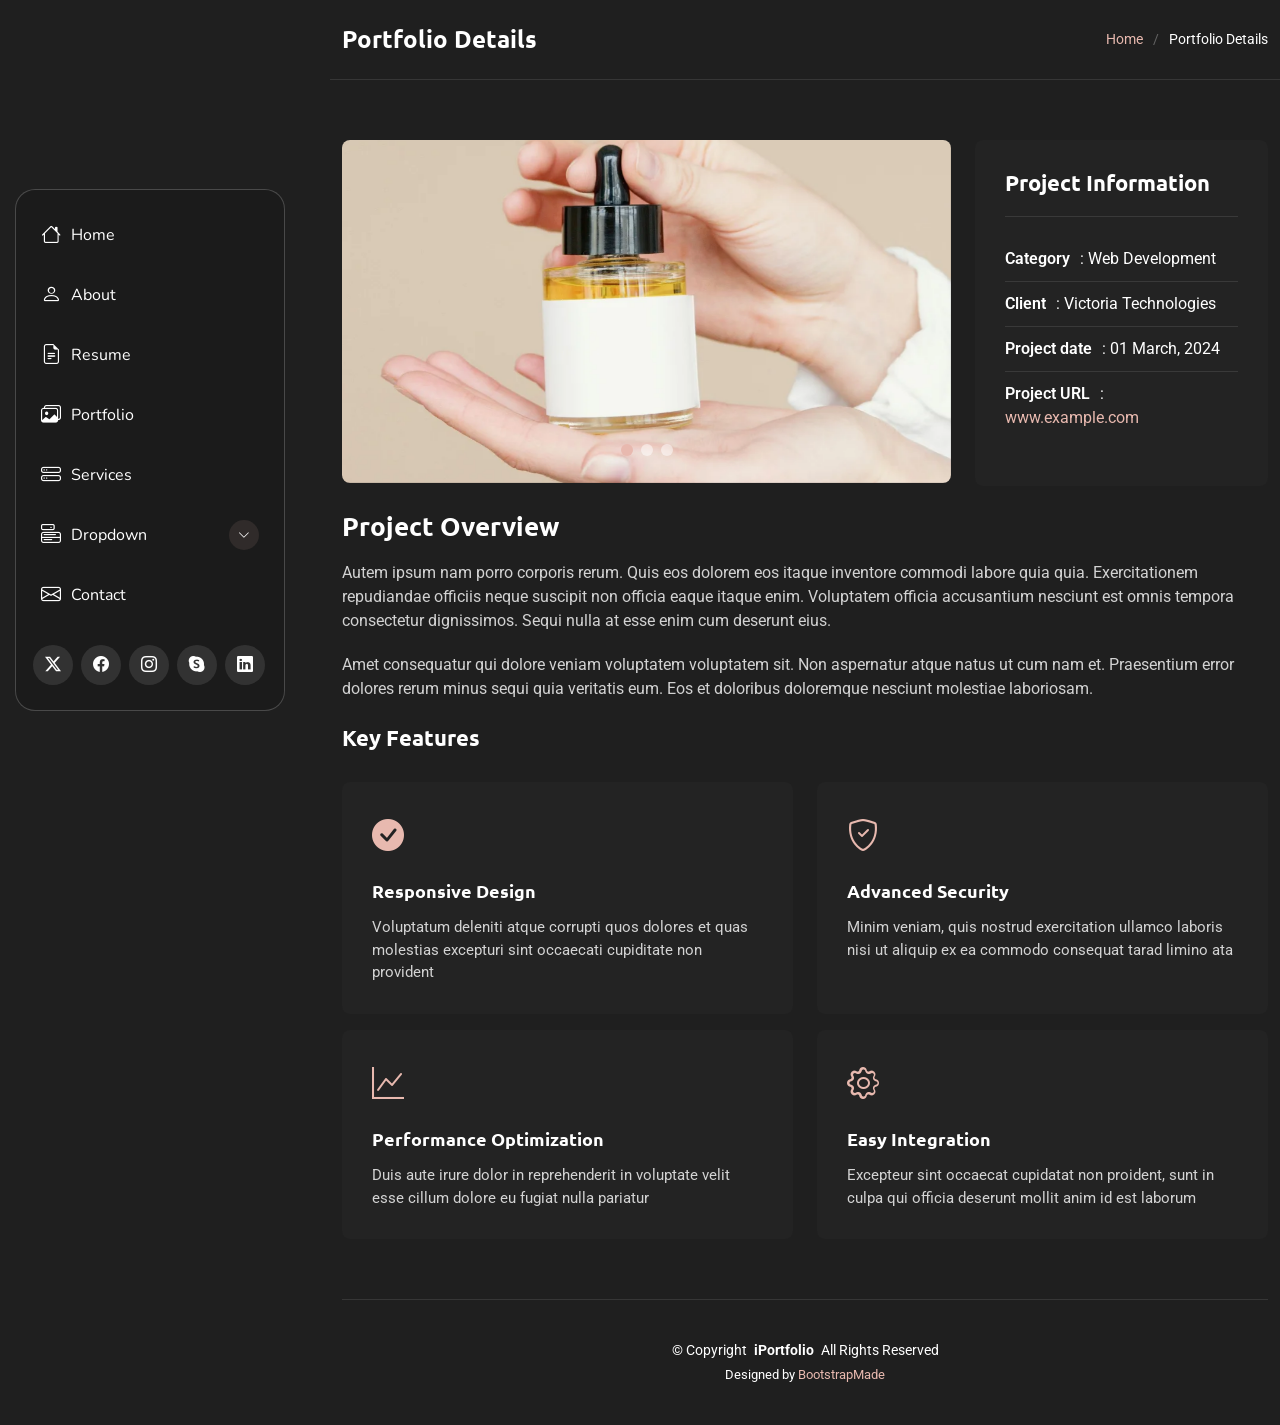
<file: html/portfolio-details.html>
<!DOCTYPE html>
<html lang="en">

<head>
  <meta charset="utf-8">
  <meta content="width=device-width, initial-scale=1.0" name="viewport">
  <title>Portfolio Details - SnapFolio Bootstrap Template</title>
  <meta name="description" content="">
  <meta name="keywords" content="">

  <!-- Favicons -->
  <link href="../assets/img/favicon.png" rel="icon">
  <link href="../assets/img/apple-touch-icon.png" rel="apple-touch-icon">

  <!-- Fonts -->
  <link href="https://fonts.googleapis.com" rel="preconnect">
  <link href="https://fonts.gstatic.com" rel="preconnect" crossorigin>
  <link href="https://fonts.googleapis.com/css2?family=Roboto:ital,wght@0,100;0,300;0,400;0,500;0,700;0,900;1,100;1,300;1,400;1,500;1,700;1,900&family=Ubuntu:ital,wght@0,300;0,400;0,500;0,700;1,300;1,400;1,500;1,700&family=Nunito:ital,wght@0,200;0,300;0,400;0,500;0,600;0,700;0,800;0,900;1,200;1,300;1,400;1,500;1,600;1,700;1,800;1,900&display=swap" rel="stylesheet">

  <!-- Vendor CSS Files -->
  <link href="../assets/vendor/bootstrap/css/bootstrap.min.css" rel="stylesheet">
  <link href="../assets/vendor/bootstrap-icons/bootstrap-icons.css" rel="stylesheet">
  <link href="../assets/vendor/aos/aos.css" rel="stylesheet">
  <link href="../assets/vendor/glightbox/css/glightbox.min.css" rel="stylesheet">
  <link href="../assets/vendor/swiper/swiper-bundle.min.css" rel="stylesheet">

  <!-- Main CSS File -->
  <link href="../assets/css/main.css" rel="stylesheet">

  <!-- =======================================================
  * Template Name: SnapFolio
  * Template URL: https://bootstrapmade.com/snapfolio-bootstrap-portfolio-template/
  * Updated: Jun 13 2025 with Bootstrap v5.3.6
  * Author: BootstrapMade.com
  * License: https://bootstrapmade.com/license/
  ======================================================== -->
</head>

<body class="portfolio-details-page">

  <header id="header" class="header dark-background d-flex flex-column justify-content-center">
    <i class="header-toggle d-xl-none bi bi-list"></i>

    <div class="header-container d-flex flex-column align-items-start">
      <nav id="navmenu" class="navmenu">
        <ul>
          <li><a href="#hero"><i class="bi bi-house navicon"></i>Home</a></li>
          <li><a href="#about"><i class="bi bi-person navicon"></i> About</a></li>
          <li><a href="#resume"><i class="bi bi-file-earmark-text navicon"></i> Resume</a></li>
          <li><a href="#portfolio"><i class="bi bi-images navicon"></i> Portfolio</a></li>
          <li><a href="#services"><i class="bi bi-hdd-stack navicon"></i> Services</a></li>
          <li class="dropdown"><a href="#"><i class="bi bi-menu-button navicon"></i> <span>Dropdown</span> <i class="bi bi-chevron-down toggle-dropdown"></i></a>
            <ul>
              <li><a href="#">Dropdown 1</a></li>
              <li class="dropdown"><a href="#"><span>Deep Dropdown</span> <i class="bi bi-chevron-down toggle-dropdown"></i></a>
                <ul>
                  <li><a href="#">Deep Dropdown 1</a></li>
                  <li><a href="#">Deep Dropdown 2</a></li>
                  <li><a href="#">Deep Dropdown 3</a></li>
                  <li><a href="#">Deep Dropdown 4</a></li>
                  <li><a href="#">Deep Dropdown 5</a></li>
                </ul>
              </li>
              <li><a href="#">Dropdown 2</a></li>
              <li><a href="#">Dropdown 3</a></li>
              <li><a href="#">Dropdown 4</a></li>
            </ul>
          </li>
          <li><a href="#contact"><i class="bi bi-envelope navicon"></i> Contact</a></li>
        </ul>
      </nav>

      <div class="social-links text-center">
        <a href="#" class="twitter"><i class="bi bi-twitter-x"></i></a>
        <a href="#" class="facebook"><i class="bi bi-facebook"></i></a>
        <a href="#" class="instagram"><i class="bi bi-instagram"></i></a>
        <a href="#" class="google-plus"><i class="bi bi-skype"></i></a>
        <a href="#" class="linkedin"><i class="bi bi-linkedin"></i></a>
      </div>

    </div>

  </header>

  <main class="main">

    <!-- Page Title -->
    <div class="page-title dark-background">
      <div class="container d-lg-flex justify-content-between align-items-center">
        <h1 class="mb-2 mb-lg-0">Portfolio Details</h1>
        <nav class="breadcrumbs">
          <ol>
            <li><a href="../index.html">Home</a></li>
            <li class="current">Portfolio Details</li>
          </ol>
        </nav>
      </div>
    </div><!-- End Page Title -->

    <!-- Portfolio Details Section -->
    <section id="portfolio-details" class="portfolio-details section">

      <div class="container" data-aos="fade-up" data-aos-delay="100">

        <div class="row gy-4">

          <div class="col-lg-8">
            <div class="portfolio-details-slider swiper init-swiper">

              <script type="application/json" class="swiper-config">
                {
                  "loop": true,
                  "speed": 600,
                  "autoplay": {
                    "delay": 5000
                  },
                  "slidesPerView": "auto",
                  "pagination": {
                    "el": ".swiper-pagination",
                    "type": "bullets",
                    "clickable": true
                  }
                }
              </script>

              <div class="swiper-wrapper align-items-center">

                <div class="swiper-slide">
                  <img src="../assets/img/portfolio/portfolio-1.webp" alt="Portfolio Image" class="img-fluid" loading="lazy">
                </div>

                <div class="swiper-slide">
                  <img src="../assets/img/portfolio/portfolio-10.webp" alt="Portfolio Image" class="img-fluid" loading="lazy">
                </div>

                <div class="swiper-slide">
                  <img src="../assets/img/portfolio/portfolio-7.webp" alt="Portfolio Image" class="img-fluid" loading="lazy">
                </div>

              </div>
              <div class="swiper-pagination"></div>
            </div>
          </div>

          <div class="col-lg-4">
            <div class="portfolio-info" data-aos="fade-left" data-aos-delay="200">
              <h3>Project Information</h3>
              <ul>
                <li><strong>Category</strong>: Web Development</li>
                <li><strong>Client</strong>: Victoria Technologies</li>
                <li><strong>Project date</strong>: 01 March, 2024</li>
                <li><strong>Project URL</strong>: <a href="#" target="_blank">www.example.com</a></li>
              </ul>
            </div>
          </div>

          <div class="col-lg-12">
            <div class="portfolio-description" data-aos="fade-up" data-aos-delay="300">
              <h2>Project Overview</h2>
              <p>
                Autem ipsum nam porro corporis rerum. Quis eos dolorem eos itaque inventore commodi labore quia quia. Exercitationem repudiandae officiis neque suscipit non officia eaque itaque enim. Voluptatem officia accusantium nesciunt est omnis tempora consectetur dignissimos. Sequi nulla at esse enim cum deserunt eius.
              </p>
              <p>
                Amet consequatur qui dolore veniam voluptatem voluptatem sit. Non aspernatur atque natus ut cum nam et. Praesentium error dolores rerum minus sequi quia veritatis eum. Eos et doloribus doloremque nesciunt molestiae laboriosam.
              </p>

              <div class="features mt-4">
                <h3>Key Features</h3>
                <div class="row gy-3">
                  <div class="col-md-6">
                    <div class="feature-item" data-aos="fade-up" data-aos-delay="400">
                      <i class="bi bi-check-circle-fill"></i>
                      <h4>Responsive Design</h4>
                      <p>Voluptatum deleniti atque corrupti quos dolores et quas molestias excepturi sint occaecati cupiditate non provident</p>
                    </div>
                  </div>

                  <div class="col-md-6">
                    <div class="feature-item" data-aos="fade-up" data-aos-delay="500">
                      <i class="bi bi-shield-check"></i>
                      <h4>Advanced Security</h4>
                      <p>Minim veniam, quis nostrud exercitation ullamco laboris nisi ut aliquip ex ea commodo consequat tarad limino ata</p>
                    </div>
                  </div>

                  <div class="col-md-6">
                    <div class="feature-item" data-aos="fade-up" data-aos-delay="600">
                      <i class="bi bi-graph-up"></i>
                      <h4>Performance Optimization</h4>
                      <p>Duis aute irure dolor in reprehenderit in voluptate velit esse cillum dolore eu fugiat nulla pariatur</p>
                    </div>
                  </div>

                  <div class="col-md-6">
                    <div class="feature-item" data-aos="fade-up" data-aos-delay="700">
                      <i class="bi bi-gear"></i>
                      <h4>Easy Integration</h4>
                      <p>Excepteur sint occaecat cupidatat non proident, sunt in culpa qui officia deserunt mollit anim id est laborum</p>
                    </div>
                  </div>
                </div>
              </div>
            </div>
          </div>

        </div>

      </div>

    </section><!-- /Portfolio Details Section -->

  </main>

  <footer id="footer" class="footer position-relative">

    <div class="container">
      <div class="copyright text-center ">
        <p>© <span>Copyright</span> <strong class="px-1 sitename">iPortfolio</strong> <span>All Rights Reserved</span></p>
      </div>
      <div class="credits">
        <!-- All the links in the footer should remain intact. -->
        <!-- You can delete the links only if you've purchased the pro version. -->
        <!-- Licensing information: https://bootstrapmade.com/license/ -->
        <!-- Purchase the pro version with working PHP/AJAX contact form: [buy-url] -->
        Designed by <a href="https://bootstrapmade.com/">BootstrapMade</a>
      </div>
    </div>

  </footer>

  <!-- Scroll Top -->
  <a href="#" id="scroll-top" class="scroll-top d-flex align-items-center justify-content-center"><i class="bi bi-arrow-up-short"></i></a>

  <!-- Preloader -->
  <div id="preloader"></div>

  <!-- Vendor JS Files -->
  <script src="../assets/vendor/bootstrap/js/bootstrap.bundle.min.js"></script>
  <script src="../assets/vendor/php-email-form/validate.js"></script>
  <script src="../assets/vendor/aos/aos.js"></script>
  <script src="../assets/vendor/typed.js/typed.umd.js"></script>
  <script src="../assets/vendor/purecounter/purecounter_vanilla.js"></script>
  <script src="../assets/vendor/waypoints/noframework.waypoints.js"></script>
  <script src="../assets/vendor/isotope-layout/isotope.pkgd.min.js"></script>
  <script src="../assets/vendor/imagesloaded/imagesloaded.pkgd.min.js"></script>
  <script src="../assets/vendor/glightbox/js/glightbox.min.js"></script>
  <script src="../assets/vendor/swiper/swiper-bundle.min.js"></script>

  <!-- Main JS File -->
  <script src="../assets/js/main.js"></script>

</body>

</html>
</file>
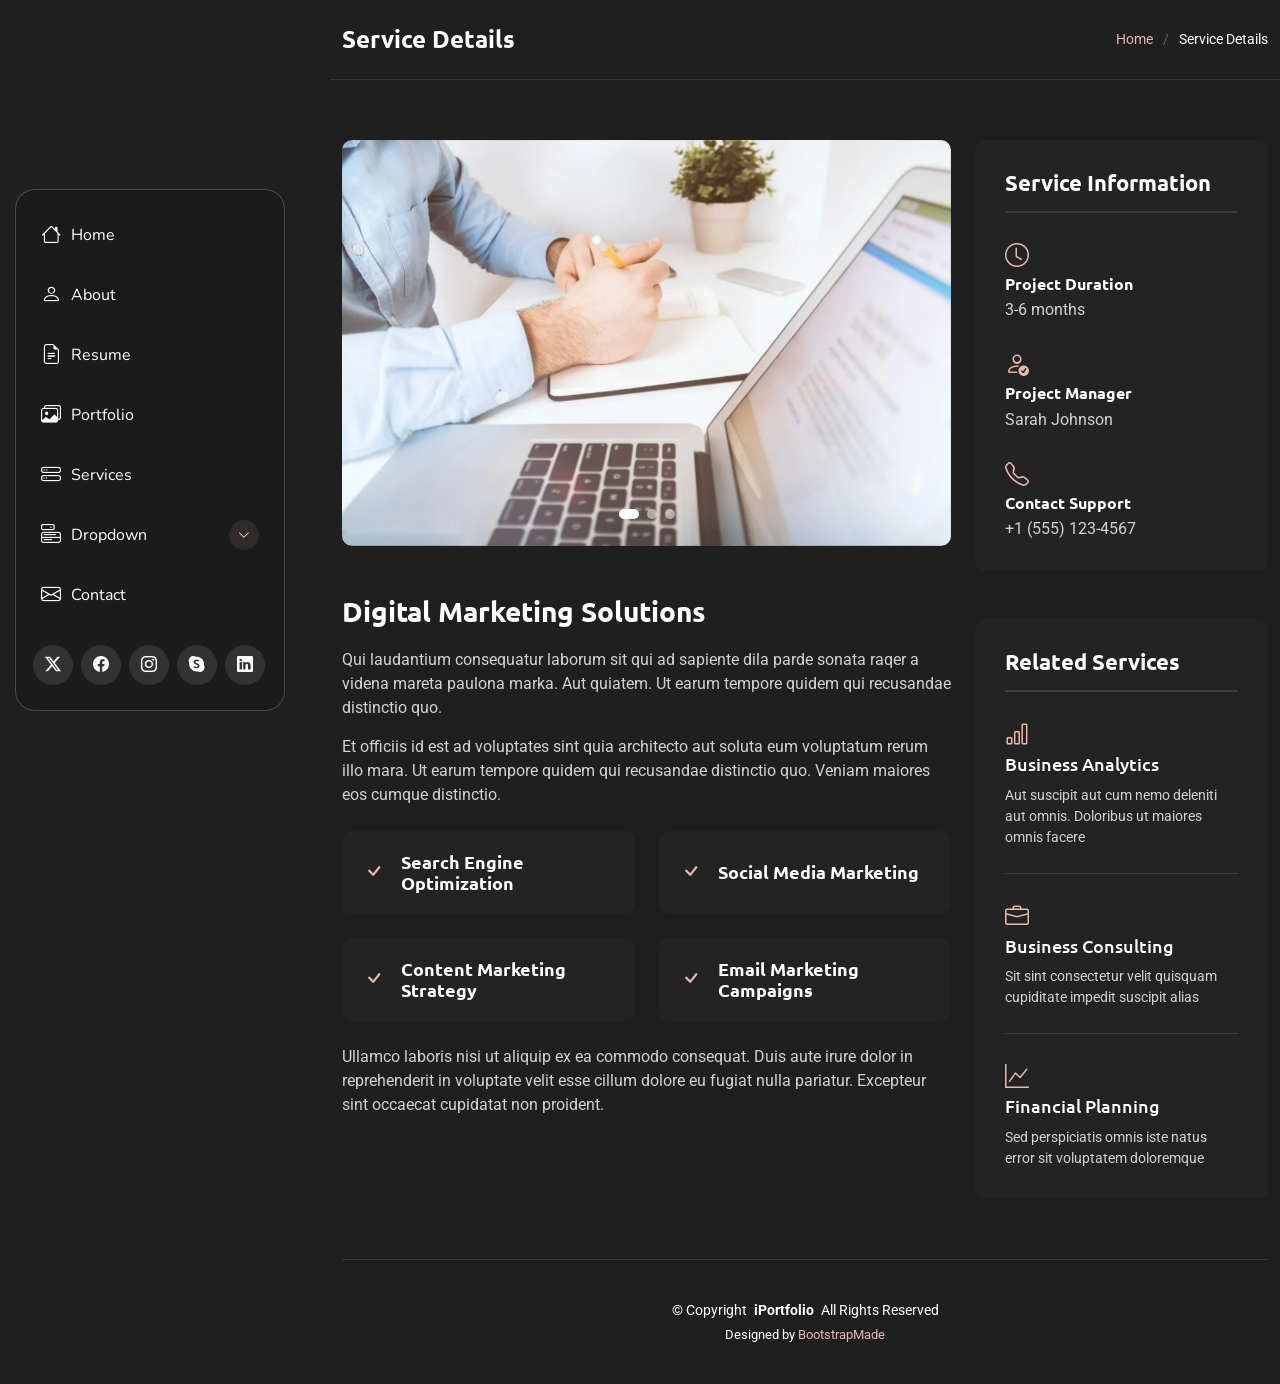
<file: html/service-details.html>
<!DOCTYPE html>
<html lang="en">

<head>
  <meta charset="utf-8">
  <meta content="width=device-width, initial-scale=1.0" name="viewport">
  <title>Service Details - SnapFolio Bootstrap Template</title>
  <meta name="description" content="">
  <meta name="keywords" content="">

  <!-- Favicons -->
  <link href="../assets/img/favicon.png" rel="icon">
  <link href="../assets/img/apple-touch-icon.png" rel="apple-touch-icon">

  <!-- Fonts -->
  <link href="https://fonts.googleapis.com" rel="preconnect">
  <link href="https://fonts.gstatic.com" rel="preconnect" crossorigin>
  <link href="https://fonts.googleapis.com/css2?family=Roboto:ital,wght@0,100;0,300;0,400;0,500;0,700;0,900;1,100;1,300;1,400;1,500;1,700;1,900&family=Ubuntu:ital,wght@0,300;0,400;0,500;0,700;1,300;1,400;1,500;1,700&family=Nunito:ital,wght@0,200;0,300;0,400;0,500;0,600;0,700;0,800;0,900;1,200;1,300;1,400;1,500;1,600;1,700;1,800;1,900&display=swap" rel="stylesheet">

  <!-- Vendor CSS Files -->
  <link href="../assets/vendor/bootstrap/css/bootstrap.min.css" rel="stylesheet">
  <link href="../assets/vendor/bootstrap-icons/bootstrap-icons.css" rel="stylesheet">
  <link href="../assets/vendor/aos/aos.css" rel="stylesheet">
  <link href="../assets/vendor/glightbox/css/glightbox.min.css" rel="stylesheet">
  <link href="../assets/vendor/swiper/swiper-bundle.min.css" rel="stylesheet">

  <!-- Main CSS File -->
  <link href="../assets/css/main.css" rel="stylesheet">

  <!-- =======================================================
  * Template Name: SnapFolio
  * Template URL: https://bootstrapmade.com/snapfolio-bootstrap-portfolio-template/
  * Updated: Jun 13 2025 with Bootstrap v5.3.6
  * Author: BootstrapMade.com
  * License: https://bootstrapmade.com/license/
  ======================================================== -->
</head>

<body class="service-details-page">

  <header id="header" class="header dark-background d-flex flex-column justify-content-center">
    <i class="header-toggle d-xl-none bi bi-list"></i>

    <div class="header-container d-flex flex-column align-items-start">
      <nav id="navmenu" class="navmenu">
        <ul>
          <li><a href="#hero"><i class="bi bi-house navicon"></i>Home</a></li>
          <li><a href="#about"><i class="bi bi-person navicon"></i> About</a></li>
          <li><a href="#resume"><i class="bi bi-file-earmark-text navicon"></i> Resume</a></li>
          <li><a href="#portfolio"><i class="bi bi-images navicon"></i> Portfolio</a></li>
          <li><a href="#services"><i class="bi bi-hdd-stack navicon"></i> Services</a></li>
          <li class="dropdown"><a href="#"><i class="bi bi-menu-button navicon"></i> <span>Dropdown</span> <i class="bi bi-chevron-down toggle-dropdown"></i></a>
            <ul>
              <li><a href="#">Dropdown 1</a></li>
              <li class="dropdown"><a href="#"><span>Deep Dropdown</span> <i class="bi bi-chevron-down toggle-dropdown"></i></a>
                <ul>
                  <li><a href="#">Deep Dropdown 1</a></li>
                  <li><a href="#">Deep Dropdown 2</a></li>
                  <li><a href="#">Deep Dropdown 3</a></li>
                  <li><a href="#">Deep Dropdown 4</a></li>
                  <li><a href="#">Deep Dropdown 5</a></li>
                </ul>
              </li>
              <li><a href="#">Dropdown 2</a></li>
              <li><a href="#">Dropdown 3</a></li>
              <li><a href="#">Dropdown 4</a></li>
            </ul>
          </li>
          <li><a href="#contact"><i class="bi bi-envelope navicon"></i> Contact</a></li>
        </ul>
      </nav>

      <div class="social-links text-center">
        <a href="#" class="twitter"><i class="bi bi-twitter-x"></i></a>
        <a href="#" class="facebook"><i class="bi bi-facebook"></i></a>
        <a href="#" class="instagram"><i class="bi bi-instagram"></i></a>
        <a href="#" class="google-plus"><i class="bi bi-skype"></i></a>
        <a href="#" class="linkedin"><i class="bi bi-linkedin"></i></a>
      </div>

    </div>

  </header>

  <main class="main">

    <!-- Page Title -->
    <div class="page-title dark-background">
      <div class="container d-lg-flex justify-content-between align-items-center">
        <h1 class="mb-2 mb-lg-0">Service Details</h1>
        <nav class="breadcrumbs">
          <ol>
            <li><a href="../index.html">Home</a></li>
            <li class="current">Service Details</li>
          </ol>
        </nav>
      </div>
    </div><!-- End Page Title -->

    <!-- Service Details Section -->
    <section id="service-details" class="service-details section">

      <div class="container" data-aos="fade-up" data-aos-delay="100">

        <div class="row gy-4">

          <div class="col-lg-8">
            <div class="service-details-slider swiper init-swiper">
              <script type="application/json" class="swiper-config">
                {
                  "loop": true,
                  "speed": 600,
                  "autoplay": {
                    "delay": 5000
                  },
                  "slidesPerView": 1,
                  "pagination": {
                    "el": ".swiper-pagination",
                    "type": "bullets",
                    "clickable": true
                  }
                }
              </script>
              <div class="swiper-wrapper align-items-center">
                <div class="swiper-slide">
                  <img src="../assets/img/services/services-1.webp" alt="" class="img-fluid" loading="lazy">
                </div>
                <div class="swiper-slide">
                  <img src="../assets/img/services/services-2.webp" alt="" class="img-fluid" loading="lazy">
                </div>
                <div class="swiper-slide">
                  <img src="../assets/img/services/services-3.webp" alt="" class="img-fluid" loading="lazy">
                </div>
              </div>
              <div class="swiper-pagination"></div>
            </div>

            <div class="content mt-5">
              <h3>Digital Marketing Solutions</h3>
              <p>
                Qui laudantium consequatur laborum sit qui ad sapiente dila parde sonata raqer a videna mareta paulona marka. Aut quiatem. Ut earum tempore quidem qui recusandae distinctio quo.
              </p>
              <p>
                Et officiis id est ad voluptates sint quia architecto aut soluta eum voluptatum rerum illo mara. Ut earum tempore quidem qui recusandae distinctio quo. Veniam maiores eos cumque distinctio.
              </p>

              <div class="features mt-4">
                <div class="row gy-4">
                  <div class="col-md-6" data-aos="fade-up" data-aos-delay="100">
                    <div class="feature-box d-flex align-items-center">
                      <i class="bi bi-check"></i>
                      <h4>Search Engine Optimization</h4>
                    </div>
                  </div>
                  <div class="col-md-6" data-aos="fade-up" data-aos-delay="200">
                    <div class="feature-box d-flex align-items-center">
                      <i class="bi bi-check"></i>
                      <h4>Social Media Marketing</h4>
                    </div>
                  </div>
                  <div class="col-md-6" data-aos="fade-up" data-aos-delay="300">
                    <div class="feature-box d-flex align-items-center">
                      <i class="bi bi-check"></i>
                      <h4>Content Marketing Strategy</h4>
                    </div>
                  </div>
                  <div class="col-md-6" data-aos="fade-up" data-aos-delay="400">
                    <div class="feature-box d-flex align-items-center">
                      <i class="bi bi-check"></i>
                      <h4>Email Marketing Campaigns</h4>
                    </div>
                  </div>
                </div>
              </div>

              <p class="mt-4">
                Ullamco laboris nisi ut aliquip ex ea commodo consequat. Duis aute irure dolor in reprehenderit in voluptate velit esse cillum dolore eu fugiat nulla pariatur. Excepteur sint occaecat cupidatat non proident.
              </p>
            </div>
          </div>

          <div class="col-lg-4">
            <div class="service-info">
              <h4>Service Information</h4>
              <div class="info-item">
                <i class="bi bi-clock"></i>
                <h5>Project Duration</h5>
                <p>3-6 months</p>
              </div>
              <div class="info-item">
                <i class="bi bi-person-check"></i>
                <h5>Project Manager</h5>
                <p>Sarah Johnson</p>
              </div>
              <div class="info-item">
                <i class="bi bi-telephone"></i>
                <h5>Contact Support</h5>
                <p>+1 (555) 123-4567</p>
              </div>
            </div>

            <div class="related-services mt-5">
              <h4>Related Services</h4>
              <div class="service-item">
                <i class="bi bi-bar-chart"></i>
                <h5><a href="#">Business Analytics</a></h5>
                <p>Aut suscipit aut cum nemo deleniti aut omnis. Doloribus ut maiores omnis facere</p>
              </div>
              <div class="service-item">
                <i class="bi bi-briefcase"></i>
                <h5><a href="#">Business Consulting</a></h5>
                <p>Sit sint consectetur velit quisquam cupiditate impedit suscipit alias</p>
              </div>
              <div class="service-item">
                <i class="bi bi-graph-up"></i>
                <h5><a href="#">Financial Planning</a></h5>
                <p>Sed perspiciatis omnis iste natus error sit voluptatem doloremque</p>
              </div>
            </div>
          </div>

        </div>

      </div>

    </section><!-- /Service Details Section -->

  </main>

  <footer id="footer" class="footer position-relative">

    <div class="container">
      <div class="copyright text-center ">
        <p>© <span>Copyright</span> <strong class="px-1 sitename">iPortfolio</strong> <span>All Rights Reserved</span></p>
      </div>
      <div class="credits">
        <!-- All the links in the footer should remain intact. -->
        <!-- You can delete the links only if you've purchased the pro version. -->
        <!-- Licensing information: https://bootstrapmade.com/license/ -->
        <!-- Purchase the pro version with working PHP/AJAX contact form: [buy-url] -->
        Designed by <a href="https://bootstrapmade.com/">BootstrapMade</a>
      </div>
    </div>

  </footer>

  <!-- Scroll Top -->
  <a href="#" id="scroll-top" class="scroll-top d-flex align-items-center justify-content-center"><i class="bi bi-arrow-up-short"></i></a>

  <!-- Preloader -->
  <div id="preloader"></div>

  <!-- Vendor JS Files -->
  <script src="../assets/vendor/bootstrap/js/bootstrap.bundle.min.js"></script>
  <script src="../assets/vendor/php-email-form/validate.js"></script>
  <script src="../assets/vendor/aos/aos.js"></script>
  <script src="../assets/vendor/typed.js/typed.umd.js"></script>
  <script src="../assets/vendor/purecounter/purecounter_vanilla.js"></script>
  <script src="../assets/vendor/waypoints/noframework.waypoints.js"></script>
  <script src="../assets/vendor/isotope-layout/isotope.pkgd.min.js"></script>
  <script src="../assets/vendor/imagesloaded/imagesloaded.pkgd.min.js"></script>
  <script src="../assets/vendor/glightbox/js/glightbox.min.js"></script>
  <script src="../assets/vendor/swiper/swiper-bundle.min.js"></script>

  <!-- Main JS File -->
  <script src="../assets/js/main.js"></script>

</body>

</html>
</file>
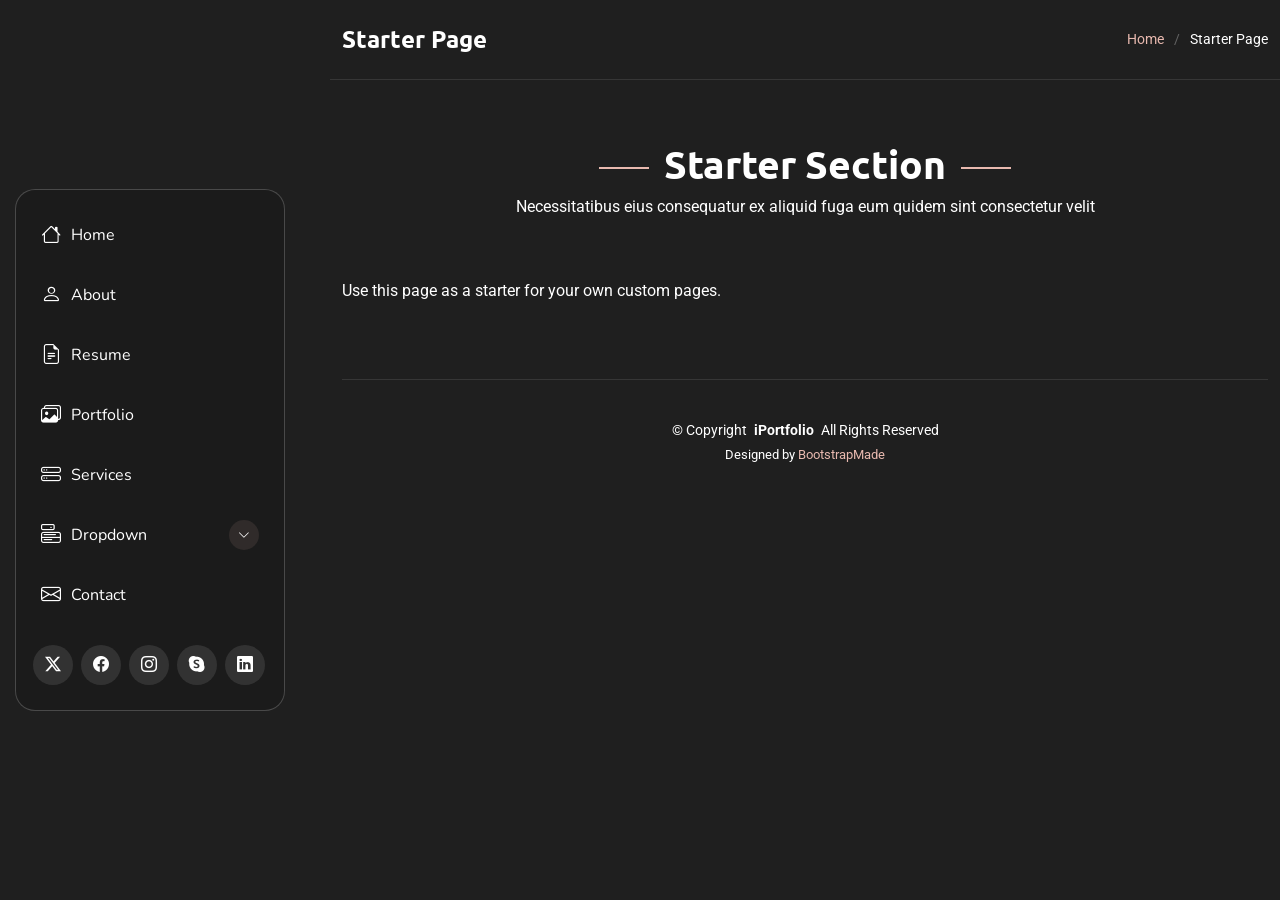
<file: html/starter-page.html>
<!DOCTYPE html>
<html lang="en">

<head>
  <meta charset="utf-8">
  <meta content="width=device-width, initial-scale=1.0" name="viewport">
  <title>Starter Page - SnapFolio Bootstrap Template</title>
  <meta name="description" content="">
  <meta name="keywords" content="">

  <!-- Favicons -->
  <link href="../assets/img/favicon.png" rel="icon">
  <link href="../assets/img/apple-touch-icon.png" rel="apple-touch-icon">

  <!-- Fonts -->
  <link href="https://fonts.googleapis.com" rel="preconnect">
  <link href="https://fonts.gstatic.com" rel="preconnect" crossorigin>
  <link href="https://fonts.googleapis.com/css2?family=Roboto:ital,wght@0,100;0,300;0,400;0,500;0,700;0,900;1,100;1,300;1,400;1,500;1,700;1,900&family=Ubuntu:ital,wght@0,300;0,400;0,500;0,700;1,300;1,400;1,500;1,700&family=Nunito:ital,wght@0,200;0,300;0,400;0,500;0,600;0,700;0,800;0,900;1,200;1,300;1,400;1,500;1,600;1,700;1,800;1,900&display=swap" rel="stylesheet">

  <!-- Vendor CSS Files -->
  <link href="../assets/vendor/bootstrap/css/bootstrap.min.css" rel="stylesheet">
  <link href="../assets/vendor/bootstrap-icons/bootstrap-icons.css" rel="stylesheet">
  <link href="../assets/vendor/aos/aos.css" rel="stylesheet">
  <link href="../assets/vendor/glightbox/css/glightbox.min.css" rel="stylesheet">
  <link href="../assets/vendor/swiper/swiper-bundle.min.css" rel="stylesheet">

  <!-- Main CSS File -->
  <link href="../assets/css/main.css" rel="stylesheet">

  <!-- =======================================================
  * Template Name: SnapFolio
  * Template URL: https://bootstrapmade.com/snapfolio-bootstrap-portfolio-template/
  * Updated: Jun 13 2025 with Bootstrap v5.3.6
  * Author: BootstrapMade.com
  * License: https://bootstrapmade.com/license/
  ======================================================== -->
</head>

<body class="starter-page-page">

  <header id="header" class="header dark-background d-flex flex-column justify-content-center">
    <i class="header-toggle d-xl-none bi bi-list"></i>

    <div class="header-container d-flex flex-column align-items-start">
      <nav id="navmenu" class="navmenu">
        <ul>
          <li><a href="#hero"><i class="bi bi-house navicon"></i>Home</a></li>
          <li><a href="#about"><i class="bi bi-person navicon"></i> About</a></li>
          <li><a href="#resume"><i class="bi bi-file-earmark-text navicon"></i> Resume</a></li>
          <li><a href="#portfolio"><i class="bi bi-images navicon"></i> Portfolio</a></li>
          <li><a href="#services"><i class="bi bi-hdd-stack navicon"></i> Services</a></li>
          <li class="dropdown"><a href="#"><i class="bi bi-menu-button navicon"></i> <span>Dropdown</span> <i class="bi bi-chevron-down toggle-dropdown"></i></a>
            <ul>
              <li><a href="#">Dropdown 1</a></li>
              <li class="dropdown"><a href="#"><span>Deep Dropdown</span> <i class="bi bi-chevron-down toggle-dropdown"></i></a>
                <ul>
                  <li><a href="#">Deep Dropdown 1</a></li>
                  <li><a href="#">Deep Dropdown 2</a></li>
                  <li><a href="#">Deep Dropdown 3</a></li>
                  <li><a href="#">Deep Dropdown 4</a></li>
                  <li><a href="#">Deep Dropdown 5</a></li>
                </ul>
              </li>
              <li><a href="#">Dropdown 2</a></li>
              <li><a href="#">Dropdown 3</a></li>
              <li><a href="#">Dropdown 4</a></li>
            </ul>
          </li>
          <li><a href="#contact"><i class="bi bi-envelope navicon"></i> Contact</a></li>
        </ul>
      </nav>

      <div class="social-links text-center">
        <a href="#" class="twitter"><i class="bi bi-twitter-x"></i></a>
        <a href="#" class="facebook"><i class="bi bi-facebook"></i></a>
        <a href="#" class="instagram"><i class="bi bi-instagram"></i></a>
        <a href="#" class="google-plus"><i class="bi bi-skype"></i></a>
        <a href="#" class="linkedin"><i class="bi bi-linkedin"></i></a>
      </div>

    </div>

  </header>

  <main class="main">

    <!-- Page Title -->
    <div class="page-title dark-background">
      <div class="container d-lg-flex justify-content-between align-items-center">
        <h1 class="mb-2 mb-lg-0">Starter Page</h1>
        <nav class="breadcrumbs">
          <ol>
            <li><a href="../index.html">Home</a></li>
            <li class="current">Starter Page</li>
          </ol>
        </nav>
      </div>
    </div><!-- End Page Title -->

    <!-- Starter Section Section -->
    <section id="starter-section" class="starter-section section">

      <!-- Section Title -->
      <div class="container section-title" data-aos="fade-up">
        <h2>Starter Section</h2>
        <p>Necessitatibus eius consequatur ex aliquid fuga eum quidem sint consectetur velit</p>
      </div><!-- End Section Title -->

      <div class="container" data-aos="fade-up">
        <p>Use this page as a starter for your own custom pages.</p>
      </div>

    </section><!-- /Starter Section Section -->

  </main>

  <footer id="footer" class="footer position-relative">

    <div class="container">
      <div class="copyright text-center ">
        <p>© <span>Copyright</span> <strong class="px-1 sitename">iPortfolio</strong> <span>All Rights Reserved</span></p>
      </div>
      <div class="credits">
        <!-- All the links in the footer should remain intact. -->
        <!-- You can delete the links only if you've purchased the pro version. -->
        <!-- Licensing information: https://bootstrapmade.com/license/ -->
        <!-- Purchase the pro version with working PHP/AJAX contact form: [buy-url] -->
        Designed by <a href="https://bootstrapmade.com/">BootstrapMade</a>
      </div>
    </div>

  </footer>

  <!-- Scroll Top -->
  <a href="#" id="scroll-top" class="scroll-top d-flex align-items-center justify-content-center"><i class="bi bi-arrow-up-short"></i></a>

  <!-- Preloader -->
  <div id="preloader"></div>

  <!-- Vendor JS Files -->
  <script src="../assets/vendor/bootstrap/js/bootstrap.bundle.min.js"></script>
  <script src="../assets/vendor/php-email-form/validate.js"></script>
  <script src="../assets/vendor/aos/aos.js"></script>
  <script src="../assets/vendor/typed.js/typed.umd.js"></script>
  <script src="../assets/vendor/purecounter/purecounter_vanilla.js"></script>
  <script src="../assets/vendor/waypoints/noframework.waypoints.js"></script>
  <script src="../assets/vendor/isotope-layout/isotope.pkgd.min.js"></script>
  <script src="../assets/vendor/imagesloaded/imagesloaded.pkgd.min.js"></script>
  <script src="../assets/vendor/glightbox/js/glightbox.min.js"></script>
  <script src="../assets/vendor/swiper/swiper-bundle.min.js"></script>

  <!-- Main JS File -->
  <script src="../assets/js/main.js"></script>

</body>

</html>
</file>
<file: assets/css/main.css>
/**
* Template Name: SnapFolio
* Template URL: https://bootstrapmade.com/snapfolio-bootstrap-portfolio-template/
* Updated: Jun 13 2025 with Bootstrap v5.3.6
* Author: BootstrapMade.com
* License: https://bootstrapmade.com/license/
*/

/*--------------------------------------------------------------
# Font & Color Variables
# Help: https://bootstrapmade.com/color-system/
--------------------------------------------------------------*/
/* Fonts */
:root {
  --default-font: "Roboto",  system-ui, -apple-system, "Segoe UI", Roboto, "Helvetica Neue", Arial, "Noto Sans", "Liberation Sans", sans-serif, "Apple Color Emoji", "Segoe UI Emoji", "Segoe UI Symbol", "Noto Color Emoji";
  --heading-font: "Ubuntu",  sans-serif;
  --nav-font: "Nunito",  sans-serif;
}

/* Global Colors - The following color variables are used throughout the website. Updating them here will change the color scheme of the entire website */
:root { 
  --background-color: #1f1f1f; /* Background color for the entire website, including individual sections */
  --default-color: #ffffff; /* Default color used for the majority of the text content across the entire website */
  --heading-color: #ffffff; /* Color for headings, subheadings and title throughout the website */
  --accent-color: #e8b9af; /* Accent color that represents your brand on the website. It's used for buttons, links, and other elements that need to stand out */
  --surface-color: #232323; /* The surface color is used as a background of boxed elements within sections, such as cards, icon boxes, or other elements that require a visual separation from the global background. */
  --contrast-color: #ffffff; /* Contrast color for text, ensuring readability against backgrounds of accent, heading, or default colors. */
}

/* Nav Menu Colors - The following color variables are used specifically for the navigation menu. They are separate from the global colors to allow for more customization options */
:root {
  --nav-color: #ffffff;  /* The default color of the main navmenu links */
  --nav-hover-color: #9b805a; /* Applied to main navmenu links when they are hovered over or active */
  --nav-mobile-background-color: #393939; /* Used as the background color for mobile navigation menu */
  --nav-dropdown-background-color: #393939; /* Used as the background color for dropdown items that appear when hovering over primary navigation items */
  --nav-dropdown-color: #ffffff; /* Used for navigation links of the dropdown items in the navigation menu. */
  --nav-dropdown-hover-color: #9b805a; /* Similar to --nav-hover-color, this color is applied to dropdown navigation links when they are hovered over. */
}

/* Color Presets - These classes override global colors when applied to any section or element, providing reuse of the sam color scheme. */

.light-background {
  --background-color: #2c2c2c;
  --surface-color: #323232;
}

.dark-background {
  --background-color: #040b14;
  --default-color: #ffffff;
  --heading-color: #ffffff;
  --surface-color: #151f2b;
  --contrast-color: #ffffff;
}

/* Smooth scroll */
:root {
  scroll-behavior: smooth;
}

/*--------------------------------------------------------------
# General Styling & Shared Classes
--------------------------------------------------------------*/
body {
  color: var(--default-color);
  background-color: var(--background-color);
  font-family: var(--default-font);
}

a {
  color: var(--accent-color);
  text-decoration: none;
  transition: 0.3s;
}

a:hover {
  color: color-mix(in srgb, var(--accent-color), transparent 25%);
  text-decoration: none;
}

h1,
h2,
h3,
h4,
h5,
h6 {
  color: var(--heading-color);
  font-family: var(--heading-font);
}

/* PHP Email Form Messages
------------------------------*/
.php-email-form .error-message {
  display: none;
  background: #df1529;
  color: #ffffff;
  text-align: left;
  padding: 15px;
  margin-bottom: 24px;
  font-weight: 600;
}

.php-email-form .sent-message {
  display: none;
  color: #ffffff;
  background: #059652;
  text-align: center;
  padding: 15px;
  margin-bottom: 24px;
  font-weight: 600;
}

.php-email-form .loading {
  display: none;
  background: var(--surface-color);
  text-align: center;
  padding: 15px;
  margin-bottom: 24px;
}

.php-email-form .loading:before {
  content: "";
  display: inline-block;
  border-radius: 50%;
  width: 24px;
  height: 24px;
  margin: 0 10px -6px 0;
  border: 3px solid var(--accent-color);
  border-top-color: var(--surface-color);
  animation: php-email-form-loading 1s linear infinite;
}

@keyframes php-email-form-loading {
  0% {
    transform: rotate(0deg);
  }

  100% {
    transform: rotate(360deg);
  }
}

/*--------------------------------------------------------------
# Global Header
--------------------------------------------------------------*/
.header {
  --background-color: #1b1b1b;
  color: var(--default-color);
  position: fixed;
  top: 0;
  left: 0;
  bottom: 0;
  padding: 0 15px;
  width: 300px;
  transition: all ease-in-out 0.3s;
  overflow-y: auto;
  z-index: 997;
}

.header .header-container {
  border-radius: 20px;
  padding: 15px;
  background-color: var(--background-color);
  border: 1px solid color-mix(in srgb, var(--default-color), transparent 80%);
}

.header .social-links {
  margin: 0 0 10px 0;
}

.header .social-links a {
  font-size: 16px;
  display: inline-flex;
  align-items: center;
  justify-content: center;
  background: color-mix(in srgb, var(--default-color), transparent 90%);
  color: var(--default-color);
  margin: 0 2px;
  border-radius: 50%;
  text-align: center;
  width: 40px;
  height: 40px;
  transition: 0.3s;
}

.header .social-links a:hover {
  color: var(--contrast-color);
  background: var(--accent-color);
}

@media (min-width: 1200px) {

  .header~main,
  .header~#footer {
    margin-left: 330px;
  }
}

@media (max-width: 1199px) {
  .header {
    left: -100%;
  }
}

.header.header-show {
  left: 0;
}

.header .header-toggle {
  color: var(--contrast-color);
  background-color: var(--accent-color);
  font-size: 22px;
  display: flex;
  align-items: center;
  justify-content: center;
  width: 40px;
  height: 40px;
  border-radius: 50%;
  cursor: pointer;
  position: fixed;
  top: 15px;
  right: 15px;
  z-index: 9999;
  transition: background-color 0.3s;
}

.header .header-toggle:hover {
  color: var(--contrast-color);
  background-color: color-mix(in srgb, var(--accent-color) 90%, white 15%);
}

/*--------------------------------------------------------------
# Navigation Menu
--------------------------------------------------------------*/
.mobile-nav-toggle {
  display: none;
}

.navmenu {
  padding: 0;
  z-index: 9997;
  width: 100%;
}

.navmenu ul {
  list-style: none;
  padding: 0 0 20px 0;
  margin: 0;
}

.navmenu a,
.navmenu a:focus {
  color: var(--nav-color);
  padding: 15px 10px;
  font-family: var(--nav-font);
  font-size: 16px;
  font-weight: 400;
  display: flex;
  align-items: center;
  white-space: nowrap;
  transition: 0.3s;
  width: 100%;
}

.navmenu a .navicon,
.navmenu a:focus .navicon {
  font-size: 20px;
  margin-right: 10px;
}

.navmenu a .toggle-dropdown,
.navmenu a:focus .toggle-dropdown {
  font-size: 12px;
  line-height: 0;
  margin-left: auto;
  width: 30px;
  height: 30px;
  display: flex;
  align-items: center;
  justify-content: center;
  border-radius: 50%;
  transition: 0.3s;
  flex-shrink: 0;
  background-color: color-mix(in srgb, var(--accent-color), transparent 90%);
}

.navmenu a .toggle-dropdown:hover,
.navmenu a:focus .toggle-dropdown:hover {
  background-color: var(--accent-color);
  color: var(--contrast-color);
}

.navmenu a:hover,
.navmenu .active,
.navmenu .active:focus {
  color: var(--nav-hover-color);
}

.navmenu a:hover .navicon,
.navmenu .active .navicon,
.navmenu .active:focus .navicon {
  color: var(--accent-color);
}

.navmenu .active .toggle-dropdown,
.navmenu .active:focus .toggle-dropdown {
  background-color: var(--accent-color);
  color: var(--contrast-color);
  transform: rotate(180deg);
}

.navmenu .dropdown {
  display: block;
}

.navmenu .dropdown a,
.navmenu .dropdown a:focus {
  color: var(--nav-dropdown-color);
}

.navmenu .dropdown a:hover,
.navmenu .dropdown .active,
.navmenu .dropdown .active:focus {
  color: var(--nav-dropdown-hover-color);
}

.navmenu .dropdown ul {
  position: static;
  display: none;
  z-index: 99;
  padding: 5px 10px;
  margin: 5px 10px;
  background-color: var(--nav-dropdown-background-color);
  border: 1px solid color-mix(in srgb, var(--default-color), transparent 90%);
  box-shadow: none;
  transition: all 0.5s ease-in-out;
}

.navmenu .dropdown ul ul {
  background-color: rgba(33, 37, 41, 0.1);
}

.navmenu .dropdown>.dropdown-active {
  display: block;
  background-color: rgba(33, 37, 41, 0.03);
}

/*--------------------------------------------------------------
# Global Footer
--------------------------------------------------------------*/
.footer {
  color: var(--default-color);
  background-color: var(--background-color);
  font-size: 14px;
  padding: 0 0 40px 0;
  position: relative;
}

.footer .copyright {
  padding-top: 40px;
  border-top: 1px solid color-mix(in srgb, var(--default-color), transparent 90%);
}

.footer .copyright p {
  margin-bottom: 0;
}

.footer .credits {
  margin-top: 4px;
  font-size: 13px;
  text-align: center;
}

/*--------------------------------------------------------------
# Preloader
--------------------------------------------------------------*/
#preloader {
  position: fixed;
  inset: 0;
  z-index: 999999;
  overflow: hidden;
  background: var(--background-color);
  transition: all 0.6s ease-out;
}

#preloader:before {
  content: "";
  position: fixed;
  top: calc(50% - 30px);
  left: calc(50% - 30px);
  border: 6px solid #ffffff;
  border-color: var(--accent-color) transparent var(--accent-color) transparent;
  border-radius: 50%;
  width: 60px;
  height: 60px;
  animation: animate-preloader 1.5s linear infinite;
}

@keyframes animate-preloader {
  0% {
    transform: rotate(0deg);
  }

  100% {
    transform: rotate(360deg);
  }
}

/*--------------------------------------------------------------
# Scroll Top Button
--------------------------------------------------------------*/
.scroll-top {
  position: fixed;
  visibility: hidden;
  opacity: 0;
  right: 15px;
  bottom: -15px;
  z-index: 99999;
  background-color: var(--accent-color);
  width: 44px;
  height: 44px;
  border-radius: 50px;
  transition: all 0.4s;
}

.scroll-top i {
  font-size: 24px;
  color: var(--contrast-color);
  line-height: 0;
}

.scroll-top:hover {
  background-color: color-mix(in srgb, var(--accent-color), transparent 20%);
  color: var(--contrast-color);
}

.scroll-top.active {
  visibility: visible;
  opacity: 1;
  bottom: 15px;
}

/*--------------------------------------------------------------
# Disable aos animation delay on mobile devices
--------------------------------------------------------------*/
@media screen and (max-width: 768px) {
  [data-aos-delay] {
    transition-delay: 0s !important;
  }
}

/*--------------------------------------------------------------
# Global Page Titles & Breadcrumbs
--------------------------------------------------------------*/
.page-title {
  color: var(--default-color);
  padding: 25px 0 0 0;
  position: relative;
}

.page-title .container {
  border-bottom: 1px solid color-mix(in srgb, var(--default-color), transparent 90%);
  padding-bottom: 25px;
}

.page-title h1 {
  font-size: 24px;
  font-weight: 700;
}

.page-title .breadcrumbs ol {
  display: flex;
  flex-wrap: wrap;
  list-style: none;
  padding: 0;
  margin: 0;
  font-size: 14px;
  font-weight: 400;
}

.page-title .breadcrumbs ol li+li {
  padding-left: 10px;
}

.page-title .breadcrumbs ol li+li::before {
  content: "/";
  display: inline-block;
  padding-right: 10px;
  color: color-mix(in srgb, var(--default-color), transparent 70%);
}

/*--------------------------------------------------------------
# Global Sections
--------------------------------------------------------------*/
section,
.section {
  color: var(--default-color);
  background-color: var(--background-color);
  padding: 60px 0;
  overflow: clip;
}

/*--------------------------------------------------------------
# Global Section Titles
--------------------------------------------------------------*/
.section-title {
  text-align: center;
  padding-bottom: 60px;
  position: relative;
}

.section-title h2 {
  font-size: 39px;
  font-weight: 700;
  position: relative;
}

.section-title h2:before,
.section-title h2:after {
  content: "";
  width: 50px;
  height: 2px;
  background: var(--accent-color);
  display: inline-block;
}

.section-title h2:before {
  margin: 0 15px 10px 0;
}

.section-title h2:after {
  margin: 0 0 10px 15px;
}

.section-title p {
  margin-bottom: 0;
}

/*--------------------------------------------------------------
# Hero Section
--------------------------------------------------------------*/
.hero {
  min-height: 100vh;
  position: relative;
  overflow: hidden;
  display: flex;
  align-items: center;
}

.hero .background-elements {
  position: absolute;
  top: 0;
  left: 0;
  width: 100%;
  height: 100%;
  z-index: 1;
  overflow: hidden;
}

.hero .background-elements .bg-circle {
  position: absolute;
  border-radius: 50%;
  background: linear-gradient(45deg, color-mix(in srgb, var(--accent-color), transparent 90%), color-mix(in srgb, var(--accent-color), transparent 95%));
  animation: float 6s ease-in-out infinite;
}

.hero .background-elements .bg-circle.circle-1 {
  width: 300px;
  height: 300px;
  top: 10%;
  right: 10%;
  animation-delay: 0s;
}

.hero .background-elements .bg-circle.circle-2 {
  width: 200px;
  height: 200px;
  bottom: 20%;
  left: 5%;
  animation-delay: 2s;
}

.hero .hero-content {
  position: relative;
  width: 100%;
  z-index: 2;
}

.hero .container {
  position: relative;
  z-index: 3;
}

.hero .hero-text h1 {
  font-size: 72px;
  font-weight: 800;
  line-height: 1.1;
  margin-bottom: 15px;
  color: var(--heading-color);
}

.hero .hero-text h1 .accent-text {
  color: var(--accent-color);
  position: relative;
}

.hero .hero-text h1 .accent-text::after {
  content: "";
  position: absolute;
  bottom: -5px;
  left: 0;
  width: 100%;
  height: 3px;
  background: linear-gradient(90deg, var(--accent-color), color-mix(in srgb, var(--accent-color), transparent 50%));
}

.hero .hero-text h2 {
  font-size: 32px;
  font-weight: 600;
  color: var(--heading-color);
  margin-bottom: 10px;
}

.hero .hero-text .lead {
  font-size: 24px;
  margin-bottom: 20px;
  color: var(--default-color);
}

.hero .hero-text .lead span {
  color: var(--accent-color);
  font-weight: 600;
  border-bottom: 2px solid var(--accent-color);
  padding-bottom: 2px;
}

.hero .hero-text .description {
  font-size: 18px;
  line-height: 1.6;
  color: color-mix(in srgb, var(--default-color), transparent 20%);
  margin-bottom: 40px;
  max-width: 500px;
}

.hero .hero-actions {
  display: flex;
  gap: 20px;
  margin-bottom: 40px;
  flex-wrap: wrap;
}

.hero .hero-actions .btn {
  padding: 14px 30px;
  font-size: 16px;
  font-weight: 600;
  border-radius: 50px;
  text-decoration: none;
  transition: all 0.3s ease;
  border: 2px solid;
}

.hero .hero-actions .btn.btn-primary {
  background-color: var(--accent-color);
  color: var(--contrast-color);
  border-color: var(--accent-color);
}

.hero .hero-actions .btn.btn-primary:hover {
  background-color: color-mix(in srgb, var(--accent-color), black 10%);
  transform: translateY(-2px);
  box-shadow: 0 8px 25px color-mix(in srgb, var(--accent-color), transparent 70%);
}

.hero .hero-actions .btn.btn-outline {
  background-color: transparent;
  color: var(--accent-color);
  border-color: var(--accent-color);
}

.hero .hero-actions .btn.btn-outline:hover {
  background-color: var(--accent-color);
  color: var(--contrast-color);
  transform: translateY(-2px);
}

.hero .social-links {
  display: flex;
  gap: 20px;
}

.hero .social-links a {
  width: 50px;
  height: 50px;
  display: flex;
  align-items: center;
  justify-content: center;
  background-color: var(--surface-color);
  color: color-mix(in srgb, var(--default-color), transparent 40%);
  border-radius: 50%;
  font-size: 20px;
  transition: all 0.3s ease;
}

.hero .social-links a:hover {
  color: var(--contrast-color);
  background-color: var(--accent-color);
  transform: translateY(-3px);
  box-shadow: 0 8px 25px color-mix(in srgb, var(--accent-color), transparent 70%);
}

.hero .hero-visual {
  display: flex;
  justify-content: center;
  align-items: center;
  height: 100%;
}

.hero .hero-visual .profile-container {
  position: relative;
  width: 400px;
  height: 400px;
}

.hero .hero-visual .profile-container .profile-background {
  position: absolute;
  top: 20px;
  left: 20px;
  width: 100%;
  height: 100%;
  background: linear-gradient(135deg, var(--accent-color), color-mix(in srgb, var(--accent-color), var(--heading-color) 30%));
  border-radius: 30px;
  z-index: 1;
}

.hero .hero-visual .profile-container .profile-image {
  position: relative;
  width: 100%;
  height: 100%;
  object-fit: cover;
  border-radius: 30px;
  z-index: 2;
  box-shadow: 0 20px 40px color-mix(in srgb, var(--default-color), transparent 85%);
}

.hero .hero-visual .profile-container .floating-elements .floating-icon {
  position: absolute;
  width: 60px;
  height: 60px;
  background-color: var(--surface-color);
  border-radius: 50%;
  display: flex;
  align-items: center;
  justify-content: center;
  font-size: 24px;
  color: var(--accent-color);
  box-shadow: 0 8px 25px color-mix(in srgb, var(--default-color), transparent 85%);
  animation: floatIcon 4s ease-in-out infinite;
}

.hero .hero-visual .profile-container .floating-elements .floating-icon.icon-1 {
  top: -10px;
  right: 50px;
  animation-delay: 0s;
}

.hero .hero-visual .profile-container .floating-elements .floating-icon.icon-2 {
  bottom: 80px;
  right: -20px;
  animation-delay: 1s;
}

.hero .hero-visual .profile-container .floating-elements .floating-icon.icon-3 {
  bottom: -10px;
  left: 50px;
  animation-delay: 2s;
}

.hero .hero-visual .profile-container .floating-elements .floating-icon.icon-4 {
  top: 100px;
  left: -20px;
  animation-delay: 3s;
}

@keyframes float {

  0%,
  100% {
    transform: translateY(0px);
  }

  50% {
    transform: translateY(-20px);
  }
}

@keyframes floatIcon {

  0%,
  100% {
    transform: translateY(0px) rotate(0deg);
  }

  50% {
    transform: translateY(-10px) rotate(5deg);
  }
}

@media (max-width: 992px) {
  .hero .hero-text {
    text-align: center;
    margin-bottom: 50px;
  }

  .hero .hero-text h1 {
    font-size: 56px;
  }

  .hero .hero-text h2 {
    font-size: 28px;
  }

  .hero .hero-text .lead {
    font-size: 20px;
  }

  .hero .hero-visual .profile-container {
    width: 350px;
    height: 350px;
  }
}

@media (max-width: 768px) {
  .hero .hero-text h1 {
    font-size: 42px;
  }

  .hero .hero-text h2 {
    font-size: 24px;
  }

  .hero .hero-text .lead {
    font-size: 18px;
  }

  .hero .hero-text .description {
    font-size: 16px;
  }

  .hero .hero-actions {
    justify-content: center;
  }

  .hero .hero-actions .btn {
    padding: 12px 25px;
    font-size: 14px;
  }

  .hero .hero-visual .profile-container {
    width: 300px;
    height: 300px;
  }

  .hero .hero-visual .profile-container .floating-elements .floating-icon {
    width: 50px;
    height: 50px;
    font-size: 20px;
  }

  .hero .background-elements .bg-circle.circle-1 {
    width: 200px;
    height: 200px;
  }

  .hero .background-elements .bg-circle.circle-2 {
    width: 150px;
    height: 150px;
  }

  .hero .background-elements .bg-circle.circle-3 {
    width: 100px;
    height: 100px;
  }
}

/*--------------------------------------------------------------
# About Section
--------------------------------------------------------------*/
.about .profile-card {
  background: linear-gradient(135deg, var(--surface-color) 0%, color-mix(in srgb, var(--surface-color), var(--accent-color) 5%) 100%);
  border-radius: 2rem;
  padding: 2.5rem;
  text-align: center;
  box-shadow: 0 20px 40px rgba(0, 0, 0, 0.08);
  border: 1px solid color-mix(in srgb, var(--accent-color), transparent 90%);
  position: relative;
  overflow: hidden;
}

.about .profile-card::before {
  content: "";
  position: absolute;
  top: 0;
  left: 0;
  right: 0;
  height: 4px;
  background: linear-gradient(90deg, var(--accent-color), color-mix(in srgb, var(--accent-color), var(--heading-color) 30%));
}

@media (max-width: 991px) {
  .about .profile-card {
    margin-bottom: 3rem;
  }
}

.about .profile-header {
  position: relative;
  margin-bottom: 2rem;
}

.about .profile-header .profile-image {
  width: 160px;
  height: 160px;
  margin: 0 auto 1.5rem;
  border-radius: 50%;
  overflow: hidden;
  border: 4px solid var(--accent-color);
  box-shadow: 0 10px 30px rgba(0, 0, 0, 0.15);
}

.about .profile-header .profile-image img {
  width: 100%;
  height: 100%;
  object-fit: cover;
}

.about .profile-header .profile-badge {
  position: absolute;
  bottom: 20px;
  right: calc(50% - 65px);
  width: 32px;
  height: 32px;
  background-color: var(--accent-color);
  border-radius: 50%;
  display: flex;
  align-items: center;
  justify-content: center;
  border: 3px solid var(--surface-color);
}

.about .profile-header .profile-badge i {
  color: var(--contrast-color);
  font-size: 14px;
}

.about .profile-content h3 {
  font-size: 1.5rem;
  font-weight: 700;
  margin-bottom: 0.5rem;
  color: var(--heading-color);
}

.about .profile-content .profession {
  color: var(--accent-color);
  font-weight: 500;
  margin-bottom: 2rem;
}

.about .contact-links {
  display: flex;
  flex-direction: column;
  gap: 1rem;
}

.about .contact-links .contact-item {
  display: flex;
  align-items: center;
  gap: 0.75rem;
  padding: 0.75rem 1rem;
  background-color: color-mix(in srgb, var(--surface-color), var(--background-color) 50%);
  border-radius: 0.75rem;
  text-decoration: none;
  color: var(--default-color);
  transition: all 0.3s;
  border: 1px solid color-mix(in srgb, var(--default-color), transparent 90%);
}

.about .contact-links .contact-item:hover {
  background-color: var(--accent-color);
  color: var(--contrast-color);
  transform: translateY(-2px);
  box-shadow: 0 5px 20px color-mix(in srgb, var(--accent-color), transparent 70%);
}

.about .contact-links .contact-item i {
  font-size: 1rem;
  width: 18px;
}

.about .about-content {
  padding-left: 3rem;
}

@media (max-width: 991px) {
  .about .about-content {
    padding-left: 0;
  }
}

.about .about-content .section-header {
  margin-bottom: 2rem;
}

.about .about-content .section-header .badge-text {
  display: inline-block;
  background: linear-gradient(135deg, var(--accent-color), color-mix(in srgb, var(--accent-color), var(--heading-color) 20%));
  color: var(--contrast-color);
  padding: 0.5rem 1.5rem;
  border-radius: 2rem;
  font-size: 0.875rem;
  font-weight: 600;
  letter-spacing: 0.5px;
  margin-bottom: 1.5rem;
}

.about .about-content .section-header h2 {
  font-size: 2.25rem;
  font-weight: 700;
  line-height: 1.3;
  margin: 0;
}

@media (max-width: 768px) {
  .about .about-content .section-header h2 {
    font-size: 1.875rem;
  }
}

.about .about-content .description {
  margin-bottom: 2.5rem;
}

.about .about-content .description p {
  font-size: 1.1rem;
  line-height: 1.7;
  color: color-mix(in srgb, var(--default-color), transparent 20%);
  margin-bottom: 1.5rem;
}

.about .about-content .description p:last-child {
  margin-bottom: 0;
}

.about .stats-grid {
  display: grid;
  grid-template-columns: repeat(3, 1fr);
  gap: 2rem;
  margin-bottom: 2.5rem;
  padding: 2rem;
  background-color: var(--surface-color);
  border-radius: 1.5rem;
  box-shadow: 0 10px 30px rgba(0, 0, 0, 0.05);
}

@media (max-width: 768px) {
  .about .stats-grid {
    grid-template-columns: 1fr;
    gap: 1.5rem;
    text-align: center;
  }
}

.about .stats-grid .stat-item {
  text-align: center;
}

.about .stats-grid .stat-item .stat-number {
  font-size: 2rem;
  font-weight: 700;
  color: var(--accent-color);
  display: block;
  margin-bottom: 0.5rem;
}

.about .stats-grid .stat-item .stat-label {
  font-size: 0.875rem;
  color: color-mix(in srgb, var(--default-color), transparent 40%);
  font-weight: 500;
}

.about .details-grid {
  margin-bottom: 2.5rem;
}

.about .details-grid .detail-row {
  display: grid;
  grid-template-columns: 1fr 1fr;
  gap: 2rem;
  margin-bottom: 1.5rem;
}

@media (max-width: 768px) {
  .about .details-grid .detail-row {
    grid-template-columns: 1fr;
    gap: 1rem;
  }
}

.about .details-grid .detail-row:last-child {
  margin-bottom: 0;
}

.about .details-grid .detail-item .detail-label {
  display: block;
  font-size: 0.875rem;
  color: color-mix(in srgb, var(--default-color), transparent 50%);
  margin-bottom: 0.5rem;
  font-weight: 500;
}

.about .details-grid .detail-item .detail-value {
  display: block;
  font-weight: 600;
  color: var(--heading-color);
  font-size: 1rem;
}

.about .cta-section {
  display: flex;
  gap: 1rem;
  flex-wrap: wrap;
}

.about .cta-section .btn {
  padding: 0.875rem 2rem;
  border-radius: 0.75rem;
  font-weight: 600;
  text-decoration: none;
  transition: all 0.3s;
  display: inline-flex;
  align-items: center;
  gap: 0.5rem;
  border: 2px solid transparent;
}

.about .cta-section .btn.btn-primary {
  background-color: var(--accent-color);
  color: var(--contrast-color);
}

.about .cta-section .btn.btn-primary:hover {
  background-color: color-mix(in srgb, var(--accent-color), black 15%);
  transform: translateY(-2px);
  box-shadow: 0 10px 30px color-mix(in srgb, var(--accent-color), transparent 60%);
}

.about .cta-section .btn.btn-outline {
  background-color: transparent;
  color: var(--default-color);
  border-color: color-mix(in srgb, var(--default-color), transparent 70%);
}

.about .cta-section .btn.btn-outline:hover {
  border-color: var(--accent-color);
  transform: translateY(-2px);
}

/*--------------------------------------------------------------
# Stats Section
--------------------------------------------------------------*/
.stats .stats-wrapper {
  display: grid;
  grid-template-columns: repeat(4, 1fr);
  gap: 20px;
}

@media (max-width: 992px) {
  .stats .stats-wrapper {
    grid-template-columns: repeat(2, 1fr);
  }
}

@media (max-width: 576px) {
  .stats .stats-wrapper {
    grid-template-columns: 1fr;
  }
}

.stats .stats-item {
  background: linear-gradient(135deg, color-mix(in srgb, var(--surface-color), transparent 5%), var(--surface-color));
  border-radius: 15px;
  padding: 40px 20px;
  text-align: center;
  position: relative;
  transition: transform 0.3s ease, box-shadow 0.3s ease;
  box-shadow: 0 10px 30px rgba(0, 0, 0, 0.05);
  overflow: hidden;
}

.stats .stats-item:hover {
  transform: translateY(-10px);
  box-shadow: 0 15px 35px rgba(0, 0, 0, 0.1);
}

.stats .stats-item:hover .icon-wrapper {
  transform: scale(1.1);
}

.stats .stats-item:nth-child(1) .icon-wrapper {
  background-color: color-mix(in srgb, var(--accent-color), transparent 85%);
}

.stats .stats-item:nth-child(1) .icon-wrapper i {
  color: color-mix(in srgb, var(--accent-color), transparent 10%);
}

.stats .stats-item:nth-child(2) .icon-wrapper {
  background-color: color-mix(in srgb, #ff7e00, transparent 85%);
}

.stats .stats-item:nth-child(2) .icon-wrapper i {
  color: color-mix(in srgb, #ff7e00, transparent 10%);
}

.stats .stats-item:nth-child(3) .icon-wrapper {
  background-color: color-mix(in srgb, #00c875, transparent 85%);
}

.stats .stats-item:nth-child(3) .icon-wrapper i {
  color: color-mix(in srgb, #00c875, transparent 10%);
}

.stats .stats-item:nth-child(4) .icon-wrapper {
  background-color: color-mix(in srgb, #e83e8c, transparent 85%);
}

.stats .stats-item:nth-child(4) .icon-wrapper i {
  color: color-mix(in srgb, #e83e8c, transparent 10%);
}

.stats .stats-item .icon-wrapper {
  width: 80px;
  height: 80px;
  border-radius: 50%;
  display: flex;
  align-items: center;
  justify-content: center;
  margin: 0 auto 20px;
  transition: transform 0.3s ease;
}

.stats .stats-item .icon-wrapper i {
  font-size: 36px;
}

.stats .stats-item span {
  display: block;
  font-size: 48px;
  font-weight: 700;
  color: var(--heading-color);
  margin-bottom: 10px;
  line-height: 1;
  font-family: var(--heading-font);
}

.stats .stats-item p {
  color: var(--default-color);
  font-size: 18px;
  margin: 0;
  font-weight: 500;
  font-family: var(--heading-font);
  opacity: 0.8;
}

/*--------------------------------------------------------------
# Skills Section
--------------------------------------------------------------*/
.skills .skills-category {
  background-color: var(--surface-color);
  padding: 30px;
  border-radius: 8px;
  box-shadow: 0 0 20px rgba(0, 0, 0, 0.05);
  height: 100%;
  transition: transform 0.3s;
}

.skills .skills-category:hover {
  transform: translateY(-5px);
}

.skills .skills-category h3 {
  font-size: 24px;
  margin-bottom: 25px;
  position: relative;
  padding-bottom: 15px;
}

.skills .skills-category h3:after {
  content: "";
  position: absolute;
  bottom: 0;
  left: 0;
  width: 50px;
  height: 2px;
  background-color: var(--accent-color);
}

.skills .skill-item {
  margin-bottom: 25px;
}

.skills .skill-item:last-child {
  margin-bottom: 0;
}

.skills .skill-item h4 {
  font-size: 16px;
  margin-bottom: 8px;
}

.skills .skill-item .skill-percentage {
  font-size: 14px;
  color: color-mix(in srgb, var(--heading-color), transparent 30%);
}

.skills .skill-item .progress {
  height: 8px;
  background-color: color-mix(in srgb, var(--accent-color), transparent 90%);
  border-radius: 20px;
  overflow: hidden;
  position: relative;
}

.skills .skill-item .progress .progress-bar {
  background-color: var(--accent-color);
  transition: width 1.5s ease-in-out;
  width: 0;
  height: 100%;
  border-radius: 20px;
}

.skills .skill-item .skill-tooltip {
  font-size: 14px;
  color: color-mix(in srgb, var(--default-color), transparent 30%);
  margin-top: 8px;
  opacity: 0;
  transform: translateY(-5px);
  transition: all 0.3s;
}

.skills .skill-item:hover .skill-tooltip {
  opacity: 1;
  transform: translateY(0);
}

.skills .skill-box {
  background-color: var(--surface-color);
  padding: 25px 20px;
  border-radius: 8px;
  text-align: center;
  transition: all 0.3s;
  height: 100%;
  position: relative;
  overflow: hidden;
  box-shadow: 0 0 15px rgba(0, 0, 0, 0.05);
}

.skills .skill-box:hover {
  transform: translateY(-5px);
}

.skills .skill-box:hover i {
  color: var(--accent-color);
  transform: scale(1.1);
}

.skills .skill-box:hover .skill-tooltip {
  opacity: 1;
  transform: translateY(0);
}

.skills .skill-box i {
  font-size: 36px;
  color: color-mix(in srgb, var(--accent-color), transparent 20%);
  margin-bottom: 15px;
  display: inline-block;
  transition: all 0.3s;
}

.skills .skill-box h4 {
  font-size: 18px;
  margin-bottom: 10px;
}

.skills .skill-box .skil-tooltip {
  font-size: 14px;
  color: color-mix(in srgb, var(--default-color), transparent 30%);
  opacity: 0;
  transform: translateY(5px);
  transition: all 0.3s;
}

@media (max-width: 991.98px) {
  .skills .skills-category {
    margin-bottom: 30px;
  }

  .skills .skills-category:last-child {
    margin-bottom: 0;
  }
}

@media (max-width: 767.98px) {
  .skills .skill-box {
    margin-bottom: 20px;
  }

  .skills .skill-box:last-child {
    margin-bottom: 0;
  }
}

/*--------------------------------------------------------------
# Resume Section
--------------------------------------------------------------*/
.resume .resume-side {
  background-color: var(--surface-color);
  padding: 2rem;
  border-radius: 10px;
  box-shadow: 0 0 20px rgba(0, 0, 0, 0.1);
  height: 100%;
}

.resume .resume-side .profile-img {
  text-align: center;
}

.resume .resume-side .profile-img img {
  width: 200px;
  height: 200px;
  object-fit: cover;
  border: 5px solid color-mix(in srgb, var(--accent-color), transparent 85%);
  border-radius: 50%;
}

.resume .resume-side h3 {
  font-size: 1.5rem;
  margin-bottom: 1rem;
  color: var(--heading-color);
  font-weight: 600;
}

.resume .resume-side .contact-info li {
  margin-bottom: 1rem;
  color: var(--default-color);
}

.resume .resume-side .contact-info li i {
  width: 25px;
  color: var(--accent-color);
  margin-right: 0.5rem;
}

.resume .resume-side .skill-item {
  margin-bottom: 1.5rem;
}

.resume .resume-side .skill-item span {
  font-size: 0.9rem;
  color: var(--default-color);
}

.resume .resume-side .skill-item .progress {
  height: 8px;
  background-color: color-mix(in srgb, var(--accent-color), transparent 90%);
  border-radius: 4px;
  margin-top: 0.5rem;
}

.resume .resume-side .skill-item .progress .progress-bar {
  background-color: var(--accent-color);
  width: 0;
  transition: width 1s ease;
}

.resume .resume-section {
  margin-bottom: 3rem;
}

.resume .resume-section h3 {
  font-size: 1.75rem;
  margin-bottom: 1.5rem;
  color: var(--heading-color);
  font-weight: 600;
}

.resume .resume-section h3 i {
  color: var(--accent-color);
}

.resume .resume-section .resume-item {
  padding-left: 1.5rem;
  border-left: 2px solid color-mix(in srgb, var(--accent-color), transparent 80%);
  margin-bottom: 2rem;
  position: relative;
}

.resume .resume-section .resume-item:before {
  content: "";
  position: absolute;
  width: 16px;
  height: 16px;
  border-radius: 50%;
  left: -9px;
  top: 0;
  background: var(--accent-color);
}

.resume .resume-section .resume-item h4 {
  font-size: 1.2rem;
  margin-bottom: 0.5rem;
  color: var(--heading-color);
  font-weight: 600;
}

.resume .resume-section .resume-item h5 {
  font-size: 1rem;
  margin-bottom: 0.5rem;
  color: var(--accent-color);
}

.resume .resume-section .resume-item .company {
  font-size: 0.95rem;
  margin-bottom: 1rem;
  color: var(--heading-color);
}

.resume .resume-section .resume-item .company i {
  margin-right: 0.5rem;
}

.resume .resume-section .resume-item ul {
  padding-left: 1.2rem;
}

.resume .resume-section .resume-item ul li {
  margin-bottom: 0.5rem;
  color: var(--default-color);
}

.resume .resume-section .resume-item p {
  color: var(--default-color);
  margin-bottom: 0;
}


@media (max-width: 991.98px) {
  .resume .resume-side {
    margin-bottom: 2rem;
  }
}

/*--------------------------------------------------------------
# Portfolio Section
--------------------------------------------------------------*/
@media (max-width: 991px) {
  .portfolio .filter-sidebar {
    margin-bottom: 30px;
  }
}

.portfolio .filters-wrapper {
  background-color: color-mix(in srgb, var(--surface-color), var(--default-color) 3%);
  padding: 30px;
  border-radius: 10px;
  box-shadow: 0 5px 25px rgba(0, 0, 0, 0.05);
}

@media (max-width: 991px) {
  .portfolio .filters-wrapper {
    padding: 20px;
  }
}

.portfolio .portfolio-filters {
  padding: 0;
  margin: 0;
  list-style: none;
  display: flex;
  flex-direction: column;
  gap: 10px;
}

@media (max-width: 991px) {
  .portfolio .portfolio-filters {
    flex-direction: row;
    flex-wrap: wrap;
    justify-content: center;
  }
}

.portfolio .portfolio-filters li {
  cursor: pointer;
  padding: 12px 20px;
  font-size: 16px;
  font-weight: 500;
  line-height: 1;
  color: var(--default-color);
  transition: all 0.3s ease-in-out;
  border-radius: 6px;
  background: transparent;
  position: relative;
  border-left: 3px solid transparent;
}

@media (max-width: 991px) {
  .portfolio .portfolio-filters li {
    padding: 8px 16px;
    border: 1px solid color-mix(in srgb, var(--accent-color), transparent 80%);
    border-left-width: 3px;
  }
}

.portfolio .portfolio-filters li:hover {
  color: var(--accent-color);
  background-color: color-mix(in srgb, var(--accent-color), transparent 90%);
  border-left-color: color-mix(in srgb, var(--accent-color), transparent 50%);
}

.portfolio .portfolio-filters li.filter-active {
  color: var(--accent-color);
  background-color: color-mix(in srgb, var(--accent-color), transparent 90%);
  border-left-color: var(--accent-color);
  font-weight: 600;
}

.portfolio .portfolio-wrap {
  transition: 0.4s;
  position: relative;
  overflow: hidden;
  border-radius: 12px;
  box-shadow: 0 5px 20px rgba(0, 0, 0, 0.08);
  height: 100%;
}

.portfolio .portfolio-wrap img {
  transition: transform 0.6s cubic-bezier(0.215, 0.61, 0.355, 1);
  width: 100%;
  height: 350px;
  object-fit: cover;
}

.portfolio .portfolio-wrap .portfolio-info {
  position: absolute;
  bottom: 0;
  left: 0;
  right: 0;
  padding: 25px;
  background: linear-gradient(to top, rgba(0, 0, 0, 0.8) 0%, rgba(0, 0, 0, 0.4) 60%, rgba(0, 0, 0, 0) 100%);
  z-index: 3;
  transition: all 0.4s cubic-bezier(0.215, 0.61, 0.355, 1);
  transform: translateY(20px);
  opacity: 0;
}

.portfolio .portfolio-wrap .portfolio-info .content {
  transition: all 0.4s cubic-bezier(0.215, 0.61, 0.355, 1);
  transform: translateY(20px);
}

.portfolio .portfolio-wrap .portfolio-info .category {
  display: inline-block;
  color: var(--accent-color);
  font-size: 14px;
  font-weight: 500;
  text-transform: uppercase;
  letter-spacing: 1px;
  margin-bottom: 8px;
}

.portfolio .portfolio-wrap .portfolio-info h4 {
  font-size: 20px;
  color: var(--contrast-color);
  font-weight: 700;
  margin-bottom: 15px;
}

.portfolio .portfolio-wrap .portfolio-info .portfolio-links {
  display: flex;
  gap: 12px;
}

.portfolio .portfolio-wrap .portfolio-info .portfolio-links a {
  color: var(--contrast-color);
  width: 40px;
  height: 40px;
  display: flex;
  align-items: center;
  justify-content: center;
  background-color: color-mix(in srgb, var(--accent-color), transparent 30%);
  border-radius: 50%;
  font-size: 18px;
  transition: 0.3s;
}

.portfolio .portfolio-wrap .portfolio-info .portfolio-links a:hover {
  background-color: var(--accent-color);
  transform: translateY(-3px);
}

.portfolio .portfolio-wrap:hover {
  transform: translateY(-5px);
}

.portfolio .portfolio-wrap:hover img {
  transform: scale(1.08);
}

.portfolio .portfolio-wrap:hover .portfolio-info {
  transform: translateY(0);
  opacity: 1;
}

.portfolio .portfolio-wrap:hover .portfolio-info .content {
  transform: translateY(0);
}

/*--------------------------------------------------------------
# Services Section
--------------------------------------------------------------*/
.services .service-header {
  margin-bottom: 60px;
}

.services .service-header .service-intro .service-heading {
  font-size: 48px;
  margin-bottom: 0;
  font-weight: 700;
  line-height: 1.2;
  color: var(--heading-color);
}

.services .service-header .service-intro .service-heading div {
  display: block;
  position: relative;
}

.services .service-header .service-intro .service-heading span {
  display: block;
  color: var(--accent-color);
}

@media (max-width: 992px) {
  .services .service-header .service-intro .service-heading {
    font-size: 36px;
  }
}

@media (max-width: 768px) {
  .services .service-header .service-intro .service-heading {
    font-size: 30px;
    margin-bottom: 20px;
  }
}

.services .service-header .service-summary p {
  margin-bottom: 25px;
  color: var(--default-color);
}

.services .service-header .service-summary .service-btn {
  display: inline-flex;
  align-items: center;
  padding: 12px 30px;
  background-color: var(--accent-color);
  color: var(--contrast-color);
  border-radius: 4px;
  font-weight: 500;
  transition: all 0.3s ease;
}

.services .service-header .service-summary .service-btn i {
  margin-left: 10px;
  transition: transform 0.3s ease;
}

.services .service-header .service-summary .service-btn:hover {
  background-color: color-mix(in srgb, var(--accent-color), transparent 15%);
  color: var(--contrast-color);
}

.services .service-header .service-summary .service-btn:hover i {
  transform: translateX(5px);
}

@media (max-width: 992px) {
  .services .service-header .service-summary {
    margin-top: 30px;
  }
}

.services .service-card {
  padding: 40px 40px 40px 40px;
  margin-bottom: 30px;
  border: 2px solid color-mix(in srgb, var(--accent-color), transparent 90%);
  transition: all 0.3s ease;
}

.services .service-card .service-icon {
  margin-bottom: 25px;
  background-color: color-mix(in srgb, var(--accent-color), transparent 90%);
  display: inline-flex;
  align-items: center;
  justify-content: center;
  border-radius: 10px;
  width: 64px;
  height: 64px;
}

.services .service-card .service-icon i {
  font-size: 32px;
  color: var(--accent-color);
  transition: all 0.3s ease;
}

.services .service-card h3 {
  font-size: 28px;
  margin-bottom: 15px;
  font-weight: 700;
}

.services .service-card h3 a {
  color: var(--heading-color);
  transition: color 0.3s ease;
}

.services .service-card h3 a span {
  display: block;
}

.services .service-card h3 a:hover {
  color: var(--accent-color);
}

.services .service-card p {
  color: var(--default-color);
  transition: color 0.3s ease;
  margin-bottom: 0;
}

.services .service-card .card-action {
  position: absolute;
  top: 0;
  right: 0;
  width: 80px;
  height: 80px;
  display: flex;
  align-items: center;
  justify-content: center;
  background-color: var(--accent-color);
  opacity: 0;
  visibility: hidden;
  transform: translateY(20px);
  transition: all 0.3s ease;
}

.services .service-card .card-action i {
  font-size: 24px;
  color: var(--contrast-color);
  transition: transform 0.3s ease;
}

.services .service-card .card-action:hover i {
  transform: rotate(45deg);
}

.services .service-card::before {
  content: "";
  position: absolute;
  top: 0;
  left: 0;
  right: 0;
  bottom: 0;
  background-color: var(--surface-color);
  clip-path: polygon(70% 0, 100% 30%, 100% 100%, 0 100%, 0 0);
  z-index: -1;
  opacity: 0;
  visibility: hidden;
  transition: all 0.3s ease;
}

.services .service-card:hover {
  border-color: transparent;
}

.services .service-card:hover::before {
  opacity: 1;
  visibility: visible;
  background-color: color-mix(in srgb, var(--accent-color), transparent 90%);
}

.services .service-card:hover h3 a {
  color: var(--accent-color);
}

.services .service-card:hover h3 a:hover {
  color: var(--accent-color);
}

.services .service-card:hover p {
  color: color-mix(in srgb, var(--default-color), transparent 20%);
}

.services .service-card:hover .card-action {
  opacity: 1;
  visibility: visible;
  transform: translateY(0);
}

.services .service-card:hover .service-icon i {
  transform: scale(1.1);
}

@media (max-width: 768px) {
  .services .service-card {
    padding: 150px 25px 25px;
  }

  .services .service-card h3 {
    font-size: 24px;
  }

  .services .service-card .service-icon {
    position: absolute;
    top: 40px;
    left: 25px;
  }
}

@media (max-width: 768px) {
  .services {
    padding: 70px 0 50px;
  }
}

/*--------------------------------------------------------------
# Testimonials Section
--------------------------------------------------------------*/
.testimonials .testimonial-masonry {
  display: grid;
  grid-template-columns: repeat(3, 1fr);
  gap: 2rem;
  position: relative;
}

.testimonials .testimonial-masonry::before {
  content: "";
  position: absolute;
  width: 100%;
  height: 100%;
  background: radial-gradient(circle at center, color-mix(in srgb, var(--accent-color), transparent 95%), transparent);
  opacity: 0.5;
  z-index: -1;
}

.testimonials .testimonial-item:nth-child(3n-1) {
  margin-top: 3rem;
}

.testimonials .testimonial-item:nth-child(3n) {
  margin-top: 1.5rem;
}

.testimonials .testimonial-item.highlight .testimonial-content {
  background-color: color-mix(in srgb, var(--accent-color), transparent 92%);
  border: 1px solid color-mix(in srgb, var(--accent-color), transparent 70%);
}

.testimonials .testimonial-item.highlight .testimonial-content .quote-pattern {
  background-color: color-mix(in srgb, var(--accent-color), transparent 85%);
}

.testimonials .testimonial-item.highlight .testimonial-content .quote-pattern i {
  color: var(--accent-color);
}

.testimonials .testimonial-content {
  background-color: var(--surface-color);
  border-radius: 20px;
  padding: 2rem;
  position: relative;
  transition: all 0.3s ease;
  border: 1px solid color-mix(in srgb, var(--default-color), transparent 92%);
}

.testimonials .testimonial-content:hover {
  transform: translateY(-5px);
}

.testimonials .testimonial-content p {
  font-size: 1rem;
  line-height: 1.7;
  margin: 1.5rem 0;
  position: relative;
}

.testimonials .quote-pattern {
  position: absolute;
  top: -1.25rem;
  left: 2rem;
  width: 2.5rem;
  height: 2.5rem;
  background-color: var(--surface-color);
  border-radius: 50%;
  display: flex;
  align-items: center;
  justify-content: center;
  border: 1px solid color-mix(in srgb, var(--default-color), transparent 92%);
}

.testimonials .quote-pattern i {
  font-size: 1.25rem;
  color: var(--accent-color);
}

.testimonials .client-info {
  display: flex;
  align-items: center;
  gap: 1rem;
  margin-top: 1.5rem;
  padding-top: 1.5rem;
  border-top: 1px solid color-mix(in srgb, var(--default-color), transparent 92%);
}

.testimonials .client-image {
  width: 50px;
  height: 50px;
  border-radius: 50%;
  overflow: hidden;
  flex-shrink: 0;
}

.testimonials .client-image img {
  width: 100%;
  height: 100%;
  object-fit: cover;
}

.testimonials .client-details h3 {
  font-size: 1.125rem;
  margin-bottom: 0.25rem;
}

.testimonials .client-details .position {
  font-size: 0.875rem;
  color: color-mix(in srgb, var(--heading-color), transparent 40%);
}

@media (max-width: 1199.98px) {
  .testimonials .testimonial-masonry {
    grid-template-columns: repeat(2, 1fr);
    gap: 1.5rem;
  }

  .testimonials .testimonial-item:nth-child(3n-1),
  .testimonials .testimonial-item:nth-child(3n) {
    margin-top: 0;
  }

  .testimonials .testimonial-item:nth-child(even) {
    margin-top: 2rem;
  }
}

@media (max-width: 767.98px) {
  .testimonials .testimonial-masonry {
    grid-template-columns: 1fr;
    gap: 2rem;
  }

  .testimonials .testimonial-item:nth-child(even) {
    margin-top: 0;
  }

  .testimonials .testimonial-content {
    padding: 1.5rem;
  }

  .testimonials .testimonial-content p {
    font-size: 0.9375rem;
    margin: 1.25rem 0;
  }

  .testimonials .quote-pattern {
    width: 2.25rem;
    height: 2.25rem;
    top: -1.125rem;
  }

  .testimonials .quote-pattern i {
    font-size: 1.125rem;
  }

  .testimonials .client-info {
    margin-top: 1.25rem;
    padding-top: 1.25rem;
  }

  .testimonials .client-image {
    width: 45px;
    height: 45px;
  }

  .testimonials .client-details h3 {
    font-size: 1rem;
  }

  .testimonials .client-details .position {
    font-size: 0.8125rem;
  }
}

/*--------------------------------------------------------------
# Contact Section
--------------------------------------------------------------*/
.contact .info-box {
  background-color: var(--accent-color);
  color: var(--contrast-color);
  padding: 3rem;
  border-radius: 1rem;
  height: 100%;
}

.contact .info-box h3 {
  color: var(--contrast-color);
  font-size: 2rem;
  margin-bottom: 1rem;
}

@media (max-width: 767.98px) {
  .contact .info-box h3 {
    font-size: 1.75rem;
  }
}

.contact .info-box p {
  opacity: 0.8;
  margin-bottom: 2rem;
}

.contact .info-box a {
  color: var(--contrast-color);
}

@media (max-width: 992px) {
  .contact .info-box {
    padding: 1.5rem;
  }
}

.contact .info-item {
  display: flex;
  gap: 1.5rem;
  margin-bottom: 2rem;
}

.contact .info-item:last-child {
  margin-bottom: 0;
}

.contact .info-item .icon-box {
  width: 3.5rem;
  height: 3.5rem;
  background-color: color-mix(in srgb, var(--contrast-color), transparent 85%);
  border-radius: 50%;
  display: flex;
  align-items: center;
  justify-content: center;
  flex-shrink: 0;
  transition: 0.3s;
}

.contact .info-item .icon-box i {
  font-size: 1.5rem;
  color: var(--contrast-color);
}

.contact .info-item:hover .icon-box {
  background-color: color-mix(in srgb, var(--contrast-color), transparent 70%);
}

.contact .info-item .content h4 {
  color: var(--contrast-color);
  font-size: 1.25rem;
  margin-bottom: 0.5rem;
  font-weight: 700;
}

.contact .info-item .content p {
  margin-bottom: 0.25rem;
  font-size: 0.95rem;
}

.contact .info-item .content p:last-child {
  margin-bottom: 0;
}

.contact .contact-form {
  background-color: var(--surface-color);
  padding: 3rem;
  border-radius: 1rem;
  height: 100%;
  box-shadow: 0 0 25px rgba(0, 0, 0, 0.05);
}

@media (max-width: 992px) {
  .contact .contact-form {
    padding: 1.5rem;
  }
}

.contact .contact-form h3 {
  font-size: 2rem;
  margin-bottom: 1rem;
}

@media (max-width: 768px) {
  .contact .contact-form h3 {
    font-size: 1.75rem;
  }
}

.contact .contact-form p {
  color: color-mix(in srgb, var(--default-color), transparent 25%);
  margin-bottom: 2rem;
}

.contact .contact-form .form-control,
.contact .contact-form .form-select {
  padding: 0.875rem 1.25rem;
  border-color: color-mix(in srgb, var(--default-color), transparent 90%);
  border-radius: 0.5rem;
  background-color: color-mix(in srgb, var(--surface-color) 90%, white 5%);
  color: var(--default-color);
}

.contact .contact-form .form-control:focus,
.contact .contact-form .form-select:focus {
  box-shadow: none;
  border-color: var(--accent-color);
}

.contact .contact-form .form-control::placeholder,
.contact .contact-form .form-select::placeholder {
  color: color-mix(in srgb, var(--default-color), transparent 50%);
}

.contact .contact-form .btn {
  background-color: var(--accent-color);
  color: var(--contrast-color);
  padding: 1rem 2rem;
  border-radius: 2rem;
  display: inline-flex;
  align-items: center;
  gap: 0.5rem;
  transition: 0.3s;
}

.contact .contact-form .btn i {
  font-size: 1.25rem;
}

.contact .contact-form .btn:hover {
  background-color: color-mix(in srgb, var(--accent-color), var(--contrast-color) 20%);
}

/*--------------------------------------------------------------
# Portfolio Details Section
--------------------------------------------------------------*/
.portfolio-details .portfolio-details-slider {
  position: relative;
  overflow: hidden;
  border-radius: 8px;
  box-shadow: 0 0 30px rgba(var(--default-color), 0.1);
}

.portfolio-details .portfolio-details-slider .swiper-wrapper {
  height: auto !important;
}

.portfolio-details .portfolio-details-slider img {
  aspect-ratio: 16/9;
  object-fit: cover;
}

.portfolio-details .portfolio-details-slider .swiper-pagination {
  position: absolute;
  bottom: 20px;
}

.portfolio-details .portfolio-details-slider .swiper-pagination .swiper-pagination-bullet {
  width: 12px;
  height: 12px;
  background-color: var(--contrast-color);
  opacity: 0.5;
  transition: 0.3s;
}

.portfolio-details .portfolio-details-slider .swiper-pagination .swiper-pagination-bullet.swiper-pagination-bullet-active {
  opacity: 1;
  background-color: var(--accent-color);
}

.portfolio-details .portfolio-info {
  padding: 30px;
  background-color: var(--surface-color);
  border-radius: 8px;
  box-shadow: 0 0 30px rgba(var(--default-color), 0.1);
}

.portfolio-details .portfolio-info h3 {
  font-size: 22px;
  font-weight: 700;
  margin-bottom: 20px;
  padding-bottom: 20px;
  border-bottom: 1px solid color-mix(in srgb, var(--default-color), transparent 90%);
}

.portfolio-details .portfolio-info ul {
  padding: 0;
  list-style: none;
}

.portfolio-details .portfolio-info ul li {
  padding: 10px 0;
  border-bottom: 1px solid color-mix(in srgb, var(--default-color), transparent 90%);
}

.portfolio-details .portfolio-info ul li:last-child {
  border-bottom: 0;
}

.portfolio-details .portfolio-info ul li strong {
  font-weight: 600;
  margin-right: 10px;
  color: var(--heading-color);
}

.portfolio-details .portfolio-info ul li a {
  color: var(--accent-color);
  transition: 0.3s;
}

.portfolio-details .portfolio-info ul li a:hover {
  color: color-mix(in srgb, var(--accent-color), transparent 25%);
  text-decoration: underline;
}

.portfolio-details .portfolio-description h2 {
  font-size: 26px;
  font-weight: 700;
  margin-bottom: 20px;
}

.portfolio-details .portfolio-description p {
  padding: 0;
  margin-bottom: 20px;
  color: color-mix(in srgb, var(--default-color), transparent 20%);
}

.portfolio-details .portfolio-description .features h3 {
  font-size: 22px;
  font-weight: 600;
  margin-bottom: 30px;
}

.portfolio-details .portfolio-description .features .feature-item {
  padding: 30px;
  background-color: var(--surface-color);
  border-radius: 8px;
  height: 100%;
  transition: 0.3s;
  box-shadow: 0 0 30px rgba(var(--default-color), 0.1);
}

.portfolio-details .portfolio-description .features .feature-item:hover {
  transform: translateY(-5px);
}

.portfolio-details .portfolio-description .features .feature-item i {
  font-size: 32px;
  color: var(--accent-color);
  margin-bottom: 20px;
  display: inline-block;
}

.portfolio-details .portfolio-description .features .feature-item h4 {
  font-size: 18px;
  font-weight: 600;
  margin-bottom: 15px;
}

.portfolio-details .portfolio-description .features .feature-item p {
  margin: 0;
  font-size: 15px;
}

@media (max-width: 991px) {
  .portfolio-details .portfolio-info {
    margin-top: 20px;
  }
}

@media (max-width: 768px) {
  .portfolio-details .portfolio-description h2 {
    font-size: 24px;
  }
}

/*--------------------------------------------------------------
# Service Details Section
--------------------------------------------------------------*/
.service-details .service-details-slider {
  position: relative;
  overflow: hidden;
  border-radius: 10px;
  z-index: 1;
}

.service-details .service-details-slider .swiper-wrapper {
  height: auto !important;
}

.service-details .service-details-slider .swiper-pagination {
  position: absolute;
  bottom: 20px;
  left: 0;
  right: 0;
  z-index: 2;
}

.service-details .service-details-slider .swiper-pagination .swiper-pagination-bullet {
  width: 10px;
  height: 10px;
  background-color: var(--contrast-color);
  opacity: 0.5;
  transition: 0.3s;
}

.service-details .service-details-slider .swiper-pagination .swiper-pagination-bullet.swiper-pagination-bullet-active {
  opacity: 1;
  width: 20px;
  border-radius: 5px;
}

.service-details .content h3 {
  font-size: 28px;
  font-weight: 700;
  margin-bottom: 20px;
}

.service-details .content p {
  color: color-mix(in srgb, var(--default-color), transparent 20%);
  margin-bottom: 15px;
}

.service-details .content .features .feature-box {
  padding: 20px;
  background: var(--surface-color);
  border-radius: 10px;
  box-shadow: 0 0 20px rgba(0, 0, 0, 0.05);
  height: 100%;
  transition: 0.3s;
}

.service-details .content .features .feature-box:hover {
  transform: translateY(-5px);
}

.service-details .content .features .feature-box i {
  font-size: 24px;
  color: var(--accent-color);
  margin-right: 15px;
}

.service-details .content .features .feature-box h4 {
  font-size: 18px;
  font-weight: 600;
  margin: 0;
}

.service-details .service-info {
  background: var(--surface-color);
  padding: 30px;
  border-radius: 10px;
  box-shadow: 0 0 20px rgba(0, 0, 0, 0.05);
}

.service-details .service-info h4 {
  font-size: 22px;
  font-weight: 700;
  margin-bottom: 25px;
  padding-bottom: 15px;
  border-bottom: 2px solid color-mix(in srgb, var(--accent-color), transparent 85%);
}

.service-details .service-info .info-item {
  margin-bottom: 25px;
}

.service-details .service-info .info-item:last-child {
  margin-bottom: 0;
}

.service-details .service-info .info-item i {
  font-size: 24px;
  color: var(--accent-color);
  margin-bottom: 10px;
}

.service-details .service-info .info-item h5 {
  font-size: 16px;
  font-weight: 600;
  margin-bottom: 5px;
}

.service-details .service-info .info-item p {
  color: color-mix(in srgb, var(--default-color), transparent 20%);
  margin: 0;
}

.service-details .related-services {
  background: var(--surface-color);
  padding: 30px;
  border-radius: 10px;
  box-shadow: 0 0 20px rgba(0, 0, 0, 0.05);
}

.service-details .related-services h4 {
  font-size: 22px;
  font-weight: 700;
  margin-bottom: 25px;
  padding-bottom: 15px;
  border-bottom: 2px solid color-mix(in srgb, var(--accent-color), transparent 85%);
}

.service-details .related-services .service-item {
  margin-bottom: 25px;
  padding-bottom: 25px;
  border-bottom: 1px solid color-mix(in srgb, var(--default-color), transparent 90%);
}

.service-details .related-services .service-item:last-child {
  margin-bottom: 0;
  padding-bottom: 0;
  border-bottom: none;
}

.service-details .related-services .service-item i {
  font-size: 24px;
  color: var(--accent-color);
  margin-bottom: 10px;
}

.service-details .related-services .service-item h5 {
  font-size: 18px;
  margin-bottom: 10px;
}

.service-details .related-services .service-item h5 a {
  color: var(--heading-color);
  transition: 0.3s;
}

.service-details .related-services .service-item h5 a:hover {
  color: var(--accent-color);
}

.service-details .related-services .service-item p {
  color: color-mix(in srgb, var(--default-color), transparent 20%);
  margin: 0;
  font-size: 14px;
}

@media (max-width: 991px) {

  .service-details .service-info,
  .service-details .related-services {
    margin-top: 30px;
  }
}

/*--------------------------------------------------------------
# Starter Section Section
--------------------------------------------------------------*/
.starter-section {
  /* Add your styles here */
}

.description justify-text {
  text-align: justify;
  text-justify: inter-word;
}
</file>
